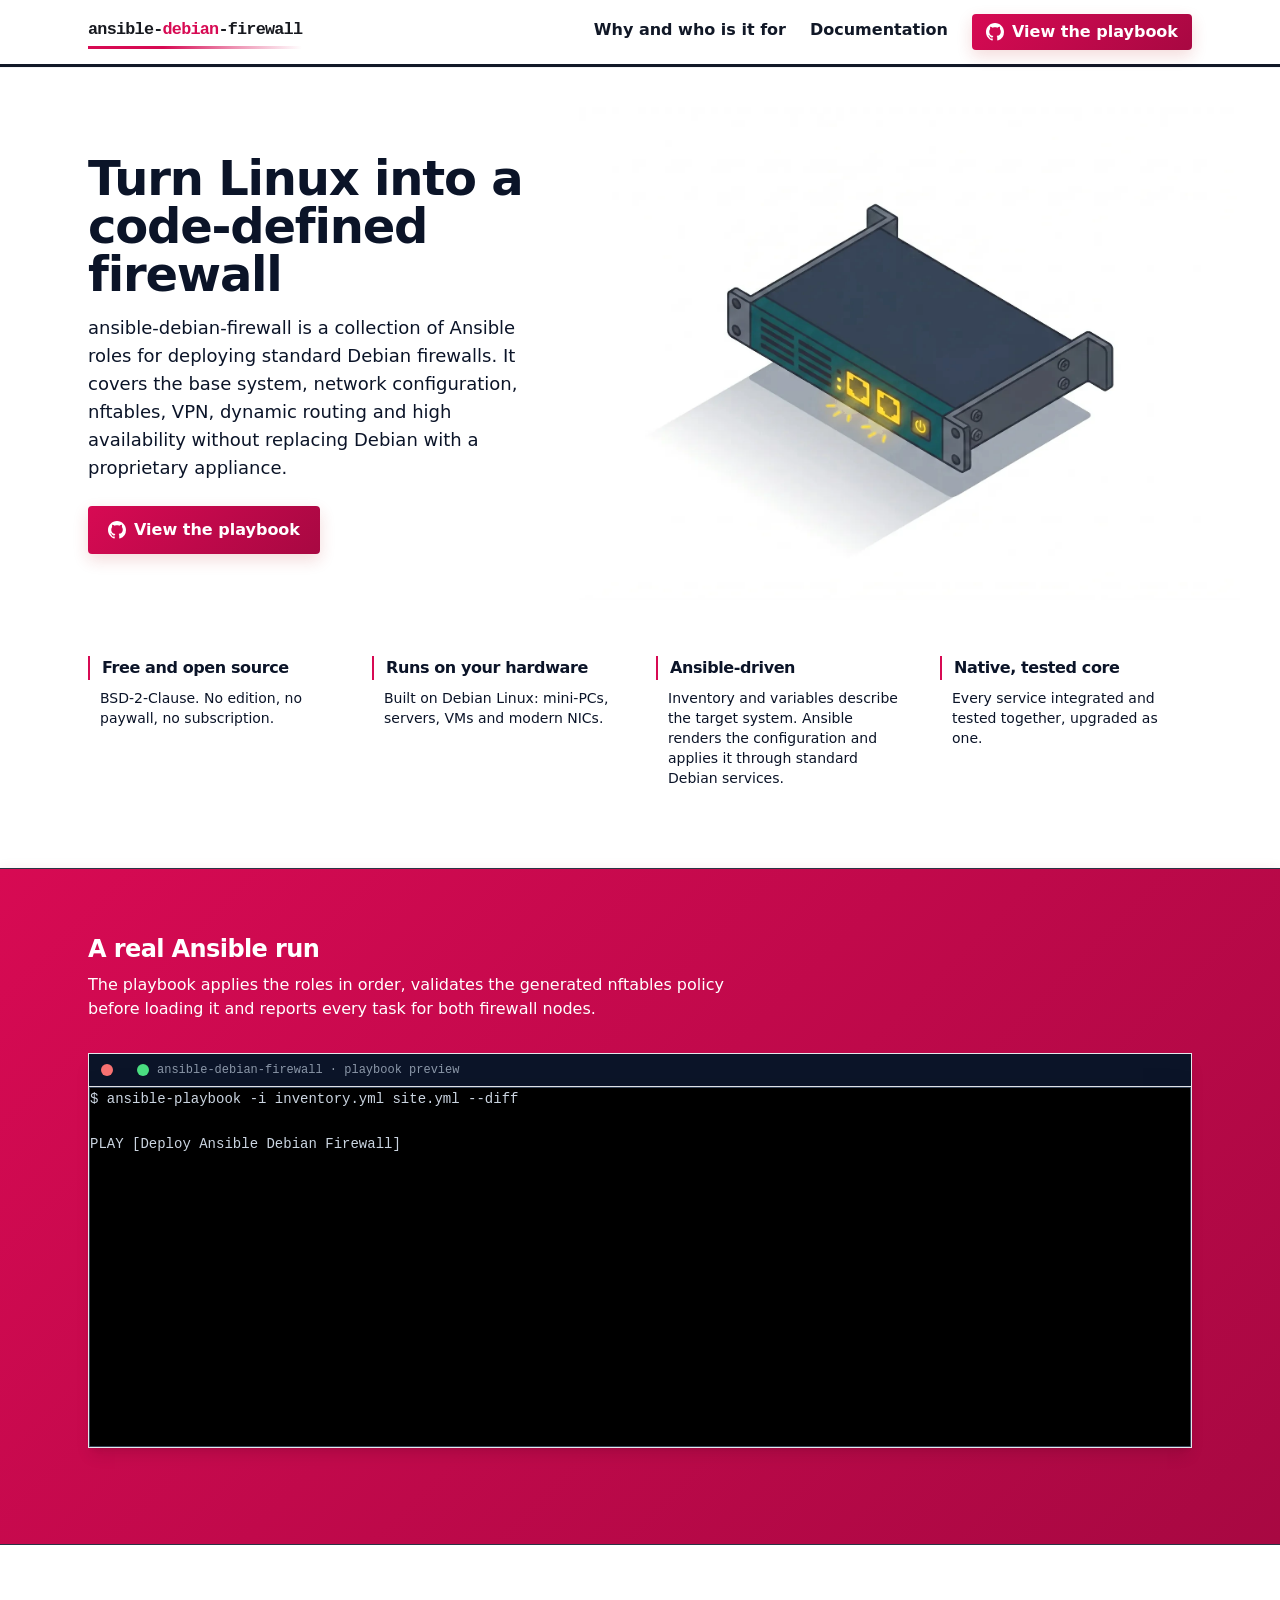
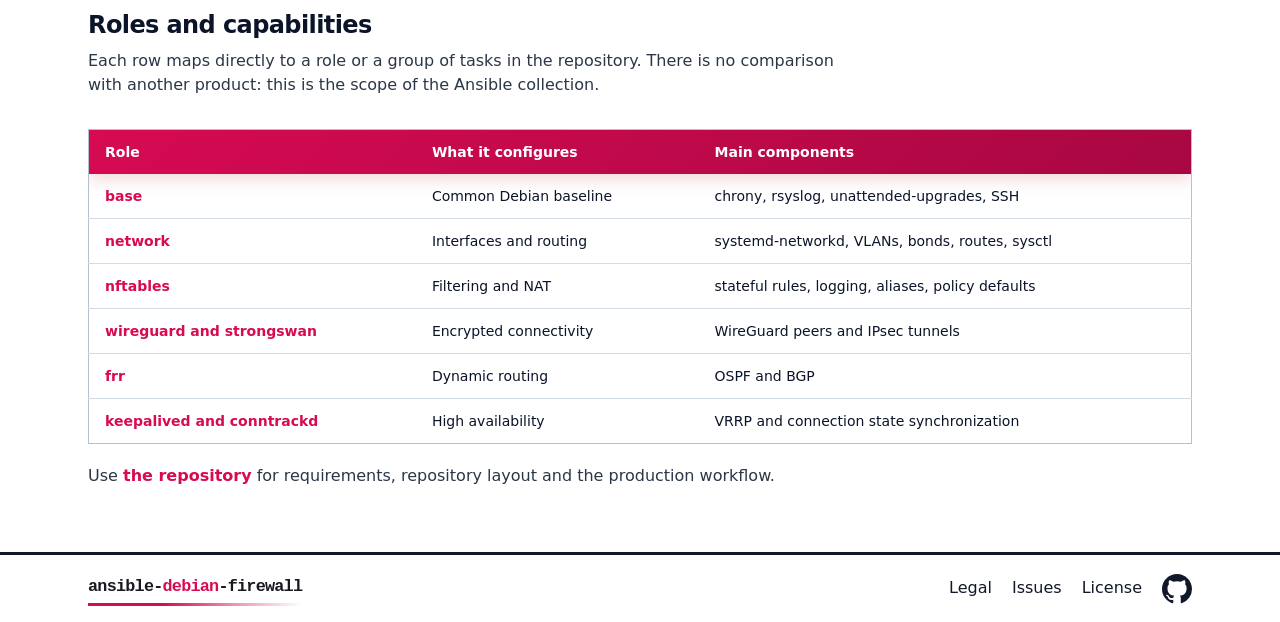
<file: website/index.html>
<!DOCTYPE html>
<html lang="en">
<head>
<meta charset="UTF-8">
<meta name="viewport" content="width=device-width, initial-scale=1">
<meta name="theme-color" content="#1f2638">
<meta name="google-site-verification" content="gUUe2BSkVhGthwtAdlY94ba7EjI4Y8TjYVEQx291vlQ">
<title>ansible-debian-firewall - Turn Linux into a code-defined firewall</title>
<meta name="description" content="Production-oriented Ansible roles for deploying secure, auditable and reproducible Debian 13 and Debian 14 firewalls.">
<link rel="icon" type="image/svg+xml" href="assets/fire-icon.svg">
<link rel="apple-touch-icon" href="/assets/fire-icon.svg">
<link rel="icon" type="image/svg+xml" href="assets/fire-icon.svg">
<link rel="stylesheet" href="assets/app.css?v=b4d7843f7456">
<link rel="preload" as="image" href="assets/appliance-illustration.webp" fetchpriority="high">
<link rel="canonical" href="https://petrouz.github.io/ansible-debian-firewall/">
<meta property="og:type" content="website">
<meta property="og:site_name" content="ansible-debian-firewall">
<meta property="og:locale" content="en_US">
<meta property="og:url" content="https://petrouz.github.io/ansible-debian-firewall/">
<meta property="og:title" content="ansible-debian-firewall - Turn Linux into a code-defined firewall">
<meta property="og:description" content="Production-oriented Ansible roles for deploying secure, auditable and reproducible Debian 13 and Debian 14 firewalls.">
<meta property="og:image" content="https://petrouz.github.io/ansible-debian-firewall/assets/og-cover.jpg">
<meta property="og:image:secure_url" content="https://petrouz.github.io/ansible-debian-firewall/assets/og-cover.jpg">
<meta property="og:image:type" content="image/jpeg">
<meta property="og:image:width" content="1200">
<meta property="og:image:height" content="670">
<meta property="og:image:alt" content="ansible-debian-firewall - turn Linux into a firewall">
<meta name="twitter:card" content="summary_large_image">
<meta name="twitter:title" content="ansible-debian-firewall - Turn Linux into a code-defined firewall">
<meta name="twitter:description" content="Production-oriented Ansible roles for deploying secure, auditable and reproducible Debian 13 and Debian 14 firewalls.">
<meta name="twitter:image" content="https://petrouz.github.io/ansible-debian-firewall/assets/og-cover.jpg">
<script type="application/ld+json">
{
  "@context": "https://schema.org",
  "@graph": [
    {
      "@type": "Organization",
      "@id": "https://petrouz.github.io/ansible-debian-firewall/#org",
      "name": "ansible-debian-firewall",
      "url": "https://petrouz.github.io/ansible-debian-firewall/",
      "logo": "https://petrouz.github.io/ansible-debian-firewall/assets/logo-dark.svg",
      "sameAs": [
        "https://github.com/petrouz/ansible-debian-firewall"
      ]
    },
    {
      "@type": "WebSite",
      "@id": "https://petrouz.github.io/ansible-debian-firewall/#website",
      "name": "ansible-debian-firewall",
      "url": "https://petrouz.github.io/ansible-debian-firewall/",
      "publisher": {
        "@id": "https://petrouz.github.io/ansible-debian-firewall/#org"
      }
    },
    {
      "@type": "SoftwareApplication",
      "name": "ansible-debian-firewall",
      "applicationCategory": "SecurityApplication",
      "applicationSubCategory": "Firewall",
      "operatingSystem": "Debian GNU/Linux 13 (Trixie)",
      "url": "https://petrouz.github.io/ansible-debian-firewall/",
      "license": "https://github.com/petrouz/ansible-debian-firewall/blob/main/LICENSE",
      "description": "Production-oriented Ansible roles for deploying secure, auditable and reproducible Debian 13 and Debian 14 firewalls.",
      "author": {
        "@id": "https://petrouz.github.io/ansible-debian-firewall/#org"
      },
      "offers": {
        "@type": "Offer",
        "price": "0",
        "priceCurrency": "USD"
      }
    }
  ]
}
</script>
</head>
<body class="bg-white text-slate-900 antialiased">
<a href="#main" class="skip-link">Skip to content</a>

<header class="border-b border-slate-900 bg-slate-100 band-dark">
  <div class="max-w-6xl mx-auto px-6 h-16 flex items-center justify-between">
    <a href="https://petrouz.github.io/ansible-debian-firewall/" class="flex items-center gap-2.5" aria-label="ansible-debian-firewall home">
      <span class="wordmark"><span>ansible-</span><span class="wordmark-debian">debian</span><span>-firewall</span></span>
      
    </a>
    <nav class="hidden md:flex items-center gap-6 text-base text-slate-900">
      <a href="why.html" class="nav-link hover:text-slate-900">Why and who is it for</a><a href="docs/quickstart.html" class="nav-link hover:text-slate-900">Documentation</a>
      <a href="https://github.com/petrouz/muros" class="inline-flex items-center gap-2 bg-red-600 text-white hover:bg-red-700 font-semibold px-3.5 py-1.5 rounded"><svg width="18" height="18" viewBox="0 0 16 16" fill="currentColor" aria-hidden="true"><path d="M8 0C3.58 0 0 3.58 0 8c0 3.54 2.29 6.53 5.47 7.59.4.07.55-.17.55-.38 0-.19-.01-.82-.01-1.49-2.01.37-2.53-.49-2.69-.94-.09-.23-.48-.94-.82-1.13-.28-.15-.68-.52-.01-.53.63 0 1.08.58 1.23.82.72 1.21 1.87.87 2.33.66.07-.52.28-.87.51-1.07-1.78-.2-3.64-.89-3.64-3.95 0-.87.31-1.59.82-2.15.08-.2-.36-1.02.08-2.12 0 0 .67-.21 2.2.82.64-.18 1.32-.27 2-.27.68 0 1.36.09 2 .27 1.53-1.04 2.2-.82 2.2-.82.44 1.1.16 1.92.08 2.12.51.56.82 1.27.82 2.15 0 3.07-1.87 3.75-3.65 3.95.29.25.54.73.54 1.48 0 1.07-.01 1.93-.01 2.2 0 .21.15.46.55.38A8.01 8.01 0 0016 8c0-4.42-3.58-8-8-8z"/></svg>View the playbook</a>
    </nav><details class="md:hidden relative"><summary class="list-none cursor-pointer p-2 -mr-2 select-none" aria-label="Open menu"><svg xmlns="http://www.w3.org/2000/svg" width="22" height="22" viewBox="0 0 24 24" fill="none" stroke="currentColor" stroke-width="2" stroke-linecap="round" stroke-linejoin="round"><line x1="3" y1="7" x2="21" y2="7"/><line x1="3" y1="12" x2="21" y2="12"/><line x1="3" y1="17" x2="21" y2="17"/></svg></summary><div class="absolute right-0 mt-2 bg-white border border-slate-200 rounded shadow-lg py-2 w-52 z-20 flex flex-col text-sm"><a href="why.html" class="nav-link hover:text-slate-900 px-4 py-2 hover:bg-slate-100">Why and who is it for</a><a href="docs/quickstart.html" class="nav-link hover:text-slate-900 px-4 py-2 hover:bg-slate-100">Documentation</a><a href="https://github.com/petrouz/muros" class="px-4 py-2 mt-1 mx-3 bg-red-600 text-white hover:bg-red-700 font-semibold rounded text-center">View the playbook</a></div></details>
  </div>
</header>

<section id="main" tabindex="-1">
  <div class="max-w-6xl mx-auto px-6 pt-8 pb-16 lg:pt-10 lg:pb-20">
    <div class="grid grid-cols-1 lg:grid-cols-[3fr_4fr] gap-10 lg:gap-8 items-center">
      <div>
        <h1 class="text-4xl lg:text-5xl font-bold tracking-tight text-slate-900">Turn Linux into a code-defined firewall</h1>
        <p class="mt-4 text-base lg:text-lg text-slate-900 leading-relaxed">ansible-debian-firewall is a collection of Ansible roles for deploying standard Debian firewalls. It covers the base system, network configuration, nftables, VPN, dynamic routing and high availability without replacing Debian with a proprietary appliance.</p>

        <div class="mt-6 flex flex-col sm:flex-row gap-3">
          <a href="https://github.com/petrouz/muros" class="inline-flex items-center justify-center gap-2 px-5 py-3 bg-red-600 text-white hover:bg-red-700 font-semibold rounded"><svg width="18" height="18" viewBox="0 0 16 16" fill="currentColor" aria-hidden="true"><path d="M8 0C3.58 0 0 3.58 0 8c0 3.54 2.29 6.53 5.47 7.59.4.07.55-.17.55-.38 0-.19-.01-.82-.01-1.49-2.01.37-2.53-.49-2.69-.94-.09-.23-.48-.94-.82-1.13-.28-.15-.68-.52-.01-.53.63 0 1.08.58 1.23.82.72 1.21 1.87.87 2.33.66.07-.52.28-.87.51-1.07-1.78-.2-3.64-.89-3.64-3.95 0-.87.31-1.59.82-2.15-.08-.2-.36-1.02.08-2.12 0 0 .67-.21 2.2.82.64-.18 1.32-.27 2-.27.68 0 1.36.09 2 .27 1.53-1.04 2.2-.82 2.2-.82.44 1.1.16 1.92.08 2.12.51.56.82 1.27.82 2.15 0 3.07-1.87 3.75-3.65 3.95.29.25.54.73.54 1.48 0 1.07-.01 1.93-.01 2.2 0 .21.15.46.55.38A8.01 8.01 0 0016 8c0-4.42-3.58-8-8-8z"/></svg>View the playbook</a>
        </div>
      </div>
      <div class="lg:-mr-8 xl:-mr-12">
        <img width="1600" height="1195" decoding="async" fetchpriority="high" src="assets/appliance-illustration.webp" alt="ansible-debian-firewall 1U rack appliance" class="w-full block">
      </div>
    </div>
    <h2 class="sr-only">What ansible-debian-firewall gives you</h2>
    <div class="mt-14 grid grid-cols-1 sm:grid-cols-2 lg:grid-cols-4 gap-x-8 gap-y-7">
      <div>
        <h3 class="text-base font-semibold text-slate-900 border-l-2 border-red-600 pl-3">Free and open source</h3>
        <p class="mt-2 text-sm text-slate-900 pl-3">BSD-2-Clause. No edition, no paywall, no subscription.</p>
      </div>
      <div>
        <h3 class="text-base font-semibold text-slate-900 border-l-2 border-red-600 pl-3">Runs on your hardware</h3>
        <p class="mt-2 text-sm text-slate-900 pl-3">Built on Debian Linux: mini-PCs, servers, VMs and modern NICs.</p>
      </div>
      <div>
        <h3 class="text-base font-semibold text-slate-900 border-l-2 border-red-600 pl-3">Ansible-driven</h3>
        <p class="mt-2 text-sm text-slate-900 pl-3">Inventory and variables describe the target system. Ansible renders the configuration and applies it through standard Debian services.</p>
      </div>
      <div>
        <h3 class="text-base font-semibold text-slate-900 border-l-2 border-red-600 pl-3">Native, tested core</h3>
        <p class="mt-2 text-sm text-slate-900 pl-3">Every service integrated and tested together, upgraded as one.</p>
      </div>
    </div>
  </div>
</section>

<section class="py-16 bg-red-600 text-white border-y border-red-700 band-dark">
  <div class="max-w-6xl mx-auto px-6">
    <h2 class="text-2xl font-bold text-white">A real Ansible run</h2>
    <p class="mt-2 text-white max-w-2xl">The playbook applies the roles in order, validates the generated nftables policy before loading it and reports every task for both firewall nodes.</p>

    <figure class="mt-8">
      <div class="rounded-2xl border border-slate-700 shadow-lg overflow-hidden bg-black" role="img" aria-label="ansible-debian-firewall playbook preview">
        <div class="flex items-center gap-2 px-3 py-2 bg-slate-900 border-b border-slate-700">
          <span class="flex gap-1.5 shrink-0"><span class="w-3 h-3 rounded-full bg-red-400"></span><span class="w-3 h-3 rounded-full bg-yellow-400"></span><span class="w-3 h-3 rounded-full bg-green-400"></span></span>
          <span class="text-xs text-slate-400 font-mono">ansible-debian-firewall · playbook preview</span>
        </div>
        <pre id="playbook-console" class="p-5 h-[360px] text-sm leading-6 text-emerald-300 font-mono whitespace-pre-wrap overflow-y-auto"></pre>
      </div>
    </figure>

    <div class="mt-8 text-center">
      
    </div>
  </div>
</section>

<section class="py-16"><div class="max-w-6xl mx-auto px-6"><h2 class="text-2xl font-bold text-slate-900">Roles and capabilities</h2><p class="mt-2 text-slate-700 max-w-3xl">Each row maps directly to a role or a group of tasks in the repository. There is no comparison with another product: this is the scope of the Ansible collection.</p><div class="mt-8 overflow-x-auto"><table class="w-full text-sm border border-slate-300 rounded-none" style="border-radius:0!important"><thead class="bg-red-600 text-white rounded-none" style="border-radius:0!important"><tr><th class="text-left font-semibold px-4 py-3">Role</th><th class="text-left font-semibold px-4 py-3">What it configures</th><th class="text-left font-semibold px-4 py-3">Main components</th></tr></thead><tbody class="divide-y divide-slate-200"><tr><td class="px-4 py-3 font-semibold text-red-600">base</td><td class="px-4 py-3">Common Debian baseline</td><td class="px-4 py-3">chrony, rsyslog, unattended-upgrades, SSH</td></tr><tr><td class="px-4 py-3 font-semibold text-red-600">network</td><td class="px-4 py-3">Interfaces and routing</td><td class="px-4 py-3">systemd-networkd, VLANs, bonds, routes, sysctl</td></tr><tr><td class="px-4 py-3 font-semibold text-red-600">nftables</td><td class="px-4 py-3">Filtering and NAT</td><td class="px-4 py-3">stateful rules, logging, aliases, policy defaults</td></tr><tr><td class="px-4 py-3 font-semibold text-red-600">wireguard and strongswan</td><td class="px-4 py-3">Encrypted connectivity</td><td class="px-4 py-3">WireGuard peers and IPsec tunnels</td></tr><tr><td class="px-4 py-3 font-semibold text-red-600">frr</td><td class="px-4 py-3">Dynamic routing</td><td class="px-4 py-3">OSPF and BGP</td></tr><tr><td class="px-4 py-3 font-semibold text-red-600">keepalived and conntrackd</td><td class="px-4 py-3">High availability</td><td class="px-4 py-3">VRRP and connection state synchronization</td></tr></tbody></table></div><p class="mt-5 text-slate-700">Use <a href="https://github.com/petrouz/muros" class="text-red-600 font-semibold hover:underline">the repository</a> for requirements, repository layout and the production workflow.</p></div></section>

<footer class="border-t border-slate-900 bg-slate-100 py-4 band-dark">
  <div class="max-w-6xl mx-auto px-6 flex flex-col sm:flex-row items-center justify-between gap-3 text-base text-slate-900">
    <div class="flex items-center gap-2">
      <span class="wordmark"><span>ansible-</span><span class="wordmark-debian">debian</span><span>-firewall</span></span>
    </div>
    <div class="flex items-center gap-5 sm:order-2">
      <a href="https://github.com/petrouz/muros/blob/main/LICENSE" class="hover:text-slate-900">Legal</a>
      <a href="https://github.com/petrouz/ansible-debian-firewall/issues" class="hover:text-slate-900">Issues</a>
      <a href="https://github.com/petrouz/ansible-debian-firewall/blob/main/LICENSE" class="hover:text-slate-900">License</a>
      <a href="https://github.com/petrouz/ansible-debian-firewall" aria-label="GitHub" title="GitHub" class="ico-gh hover:opacity-70"><svg width="30" height="30" viewBox="0 0 16 16" fill="currentColor" aria-hidden="true"><path d="M8 0C3.58 0 0 3.58 0 8c0 3.54 2.29 6.53 5.47 7.59.4.07.55-.17.55-.38 0-.19-.01-.82-.01-1.49-2.01.37-2.53-.49-2.69-.94-.09-.23-.48-.94-.82-1.13-.28-.15-.68-.52-.01-.53.63-.01 1.08.58 1.23.82.72 1.21 1.87.87 2.33.66.07-.52.28-.87.51-1.07-1.78-.2-3.64-.89-3.64-3.95 0-.87.31-1.59.82-2.15-.08-.2-.36-1.02.08-2.12 0 0 .67-.21 2.2.82.64-.18 1.32-.27 2-.27.68 0 1.36.09 2 .27 1.53-1.04 2.2-.82 2.2-.82.44 1.1.16 1.92.08 2.12.51.56.82.73.82 2.15 0 3.07-1.87 3.75-3.65 3.95.29.25.54.73.54 1.48 0 1.07-.01 1.93-.01 2.2 0 .21.15.46.55.38A8.01 8.01 0 0016 8c0-4.42-3.58-8-8-8z"/></svg></a>
    </div>
  </div>
</footer>







<script src="assets/playbook-console.js" defer></script>
</body>
</html>
</file>
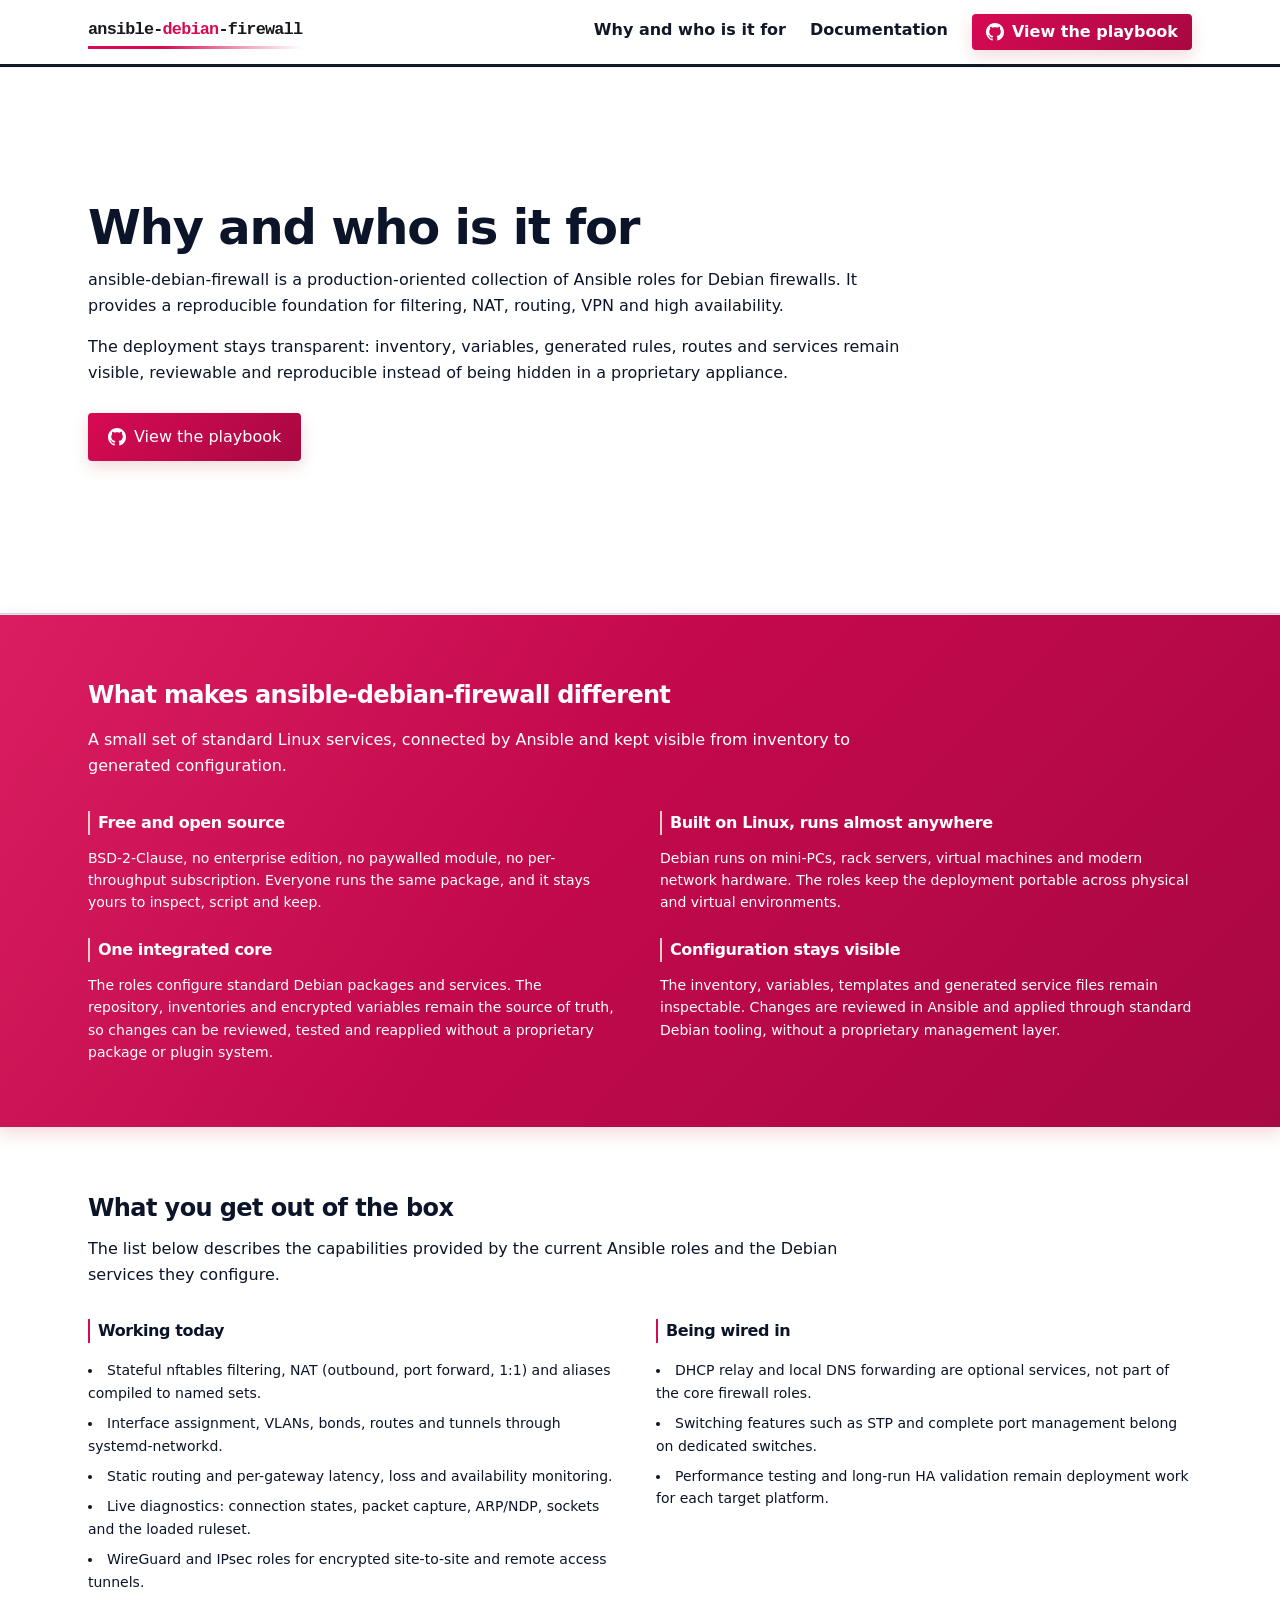
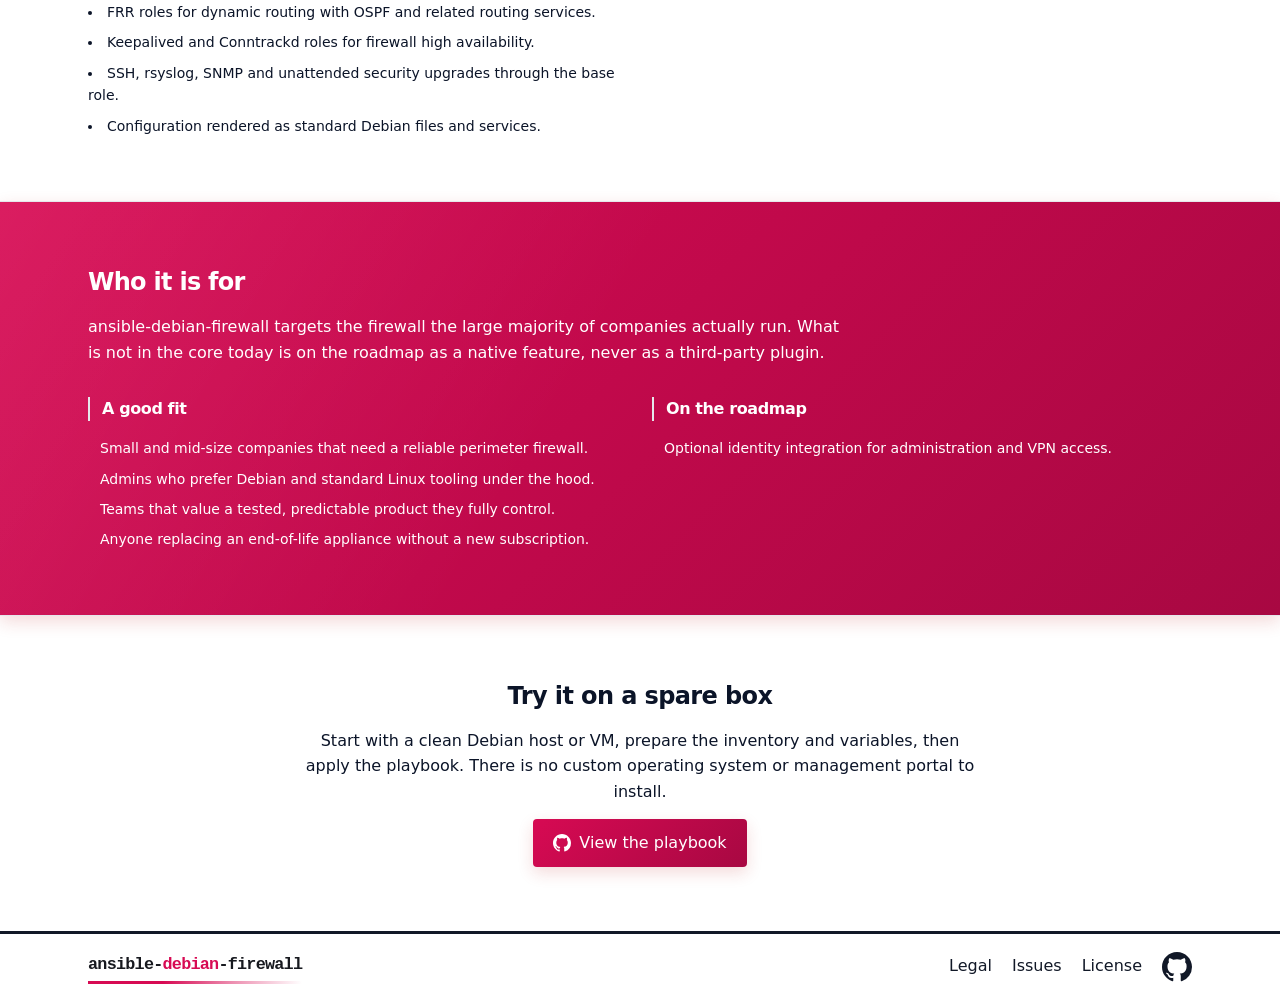
<file: website/why.html>
<!DOCTYPE html>
<html lang="en">
<head>
<meta charset="UTF-8">
<meta name="viewport" content="width=device-width, initial-scale=1">
<meta name="theme-color" content="#1f2638">
<title>Why and who is it for - Turn Linux into a code-defined firewall</title>
<meta name="description" content="Ansible Debian Firewall is a collection of Ansible roles for deploying Debian firewalls. ansible-debian-firewall is a collection of open source Ansible roles for deploying secure, auditable and reproducible Debian firewalls.">
<link rel="icon" type="image/svg+xml" href="assets/fire-icon.svg">
<link rel="apple-touch-icon" href="assets/fire-icon.svg">
<link rel="icon" type="image/svg+xml" href="assets/fire-icon.svg">
<link rel="stylesheet" href="assets/app.css?v=b4d7843f7456">
<link rel="canonical" href="why.html">
<meta property="og:type" content="website">
<meta property="og:site_name" content="ansible-debian-firewall">
<meta property="og:locale" content="en_US">
<meta property="og:url" content="why.html">
<meta property="og:title" content="Why and who is it for - Turn Linux into a code-defined firewall">
<meta property="og:description" content="Ansible Debian Firewall is a collection of Ansible roles for deploying Debian firewalls. ansible-debian-firewall is a collection of open source Ansible roles for deploying secure, auditable and reproducible Debian firewalls.">
<meta property="og:image" content="https://petrouz.github.io/ansible-debian-firewall/assets/og-cover.jpg">
<meta property="og:image:secure_url" content="https://petrouz.github.io/ansible-debian-firewall/assets/og-cover.jpg">
<meta property="og:image:type" content="image/jpeg">
<meta property="og:image:width" content="1200">
<meta property="og:image:height" content="670">
<meta property="og:image:alt" content="ansible-debian-firewall - turn Linux into a firewall">
<meta name="twitter:card" content="summary_large_image">
<meta name="twitter:title" content="Why and who is it for - Turn Linux into a code-defined firewall">
<meta name="twitter:description" content="Ansible Debian Firewall is a collection of Ansible roles for deploying Debian firewalls. ansible-debian-firewall is a collection of open source Ansible roles for deploying secure, auditable and reproducible Debian firewalls.">
<meta name="twitter:image" content="https://petrouz.github.io/ansible-debian-firewall/assets/og-cover.jpg">
<script type="application/ld+json">
{
  "@context": "https://schema.org",
  "@graph": [
    {
      "@type": "Organization",
      "@id": "https://petrouz.github.io/ansible-debian-firewall/#org",
      "name": "ansible-debian-firewall",
      "url": "https://petrouz.github.io/ansible-debian-firewall/",
      "logo": "https://petrouz.github.io/ansible-debian-firewall/assets/logo-dark.svg",
      "sameAs": [
        "https://github.com/petrouz/muros"
      ]
    },
    {
      "@type": "WebSite",
      "@id": "https://petrouz.github.io/ansible-debian-firewall/#website",
      "name": "ansible-debian-firewall",
      "url": "https://petrouz.github.io/ansible-debian-firewall/",
      "publisher": {
        "@id": "https://petrouz.github.io/ansible-debian-firewall/#org"
      }
    },
    {
      "@type": "BreadcrumbList",
      "itemListElement": [
        {
          "@type": "ListItem",
          "position": 1,
          "name": "Home",
          "item": "https://petrouz.github.io/ansible-debian-firewall/"
        },
        {
          "@type": "ListItem",
          "position": 2,
          "name": "Why and who is it for",
          "item": "why.html"
        }
      ]
    },
    {
      "@type": "FAQPage",
      "mainEntity": [
        {
          "@type": "Question",
          "name": "What is ansible-debian-firewall?",
          "acceptedAnswer": {
            "@type": "Answer",
            "text": "No. ansible-debian-firewall is an independent collection of Ansible roles. It configures standard Debian components such as nftables, systemd-networkd, WireGuard, StrongSwan, FRRouting, Keepalived and conntrackd. It is maintained independently."
          }
        },
        {
          "@type": "Question",
          "name": "Why does ansible-debian-firewall refuse a plugin system?",
          "acceptedAnswer": {
            "@type": "Answer",
            "text": "A plugin catalogue means uneven quality, untested feature combinations and a compatibility matrix that breaks on upgrade. ansible-debian-firewall ships every feature in the core, tested end to end, integrated into the same UI and documented in one place. The attack surface is known and the whole product is tested at every release."
          }
        },
        {
          "@type": "Question",
          "name": "Is ansible-debian-firewall really free?",
          "acceptedAnswer": {
            "@type": "Answer",
            "text": "Yes. ansible-debian-firewall is licensed under BSD-2-Clause. There is no enterprise edition, no paywalled module and no per-seat or throughput subscription. You install the same package everyone else runs."
          }
        },
        {
          "@type": "Question",
          "name": "What hardware does ansible-debian-firewall run on?",
          "acceptedAnswer": {
            "@type": "Answer",
            "text": "Anything Debian 13 supports: a mini PC, a 1U server, a virtual machine on Proxmox or VMware, or a small appliance with two or more network cards. There is no proprietary hardware requirement."
          }
        }
      ]
    }
  ]
}
</script>
</head>
<body class="bg-white text-slate-900 antialiased why-page">
<a href="#main" class="skip-link">Skip to content</a>

<header class="border-b border-slate-900 bg-slate-100 band-dark">
  <div class="max-w-6xl mx-auto px-6 h-16 flex items-center justify-between">
    <a href="index.html" class="flex items-center gap-2.5" aria-label="ansible-debian-firewall home">
      <span class="wordmark"><span>ansible-</span><span class="wordmark-debian">debian</span><span>-firewall</span></span>
      
    </a>
    <nav class="hidden md:flex items-center gap-6 text-base text-slate-900">
      <a href="why.html" class="nav-link active-page hover:text-slate-900">Why and who is it for</a><a href="docs/quickstart.html" class="nav-link hover:text-slate-900">Documentation</a>
      <a href="https://github.com/petrouz/muros" class="inline-flex items-center gap-2 bg-red-600 text-white hover:bg-red-700 font-semibold px-3.5 py-1.5 rounded"><svg width="18" height="18" viewBox="0 0 16 16" fill="currentColor" aria-hidden="true"><path d="M8 0C3.58 0 0 3.58 0 8c0 3.54 2.29 6.53 5.47 7.59.4.07.55-.17.55-.38 0-.19-.01-.82-.01-1.49-2.01.37-2.53-.49-2.69-.94-.09-.23-.48-.94-.82-1.13-.28-.15-.68-.52-.01-.53.63 0 1.08.58 1.23.82.72 1.21 1.87.87 2.33.66.07-.52.28-.87.51-1.07-1.78-.2-3.64-.89-3.64-3.95 0-.87.31-1.59.82-2.15.08-.2-.36-1.02.08-2.12 0 0 .67-.21 2.2.82.64-.18 1.32-.27 2-.27.68 0 1.36.09 2 .27 1.53-1.04 2.2-.82 2.2-.82.44 1.1.16 1.92.08 2.12.51.56.82 1.27.82 2.15 0 3.07-1.87 3.75-3.65 3.95.29.25.54.73.54 1.48 0 1.07-.01 1.93-.01 2.2 0 .21.15.46.55.38A8.01 8.01 0 0016 8c0-4.42-3.58-8-8-8z"/></svg>View the playbook</a>
    </nav><details class="md:hidden relative"><summary class="list-none cursor-pointer p-2 -mr-2 select-none" aria-label="Open menu"><svg xmlns="http://www.w3.org/2000/svg" width="22" height="22" viewBox="0 0 24 24" fill="none" stroke="currentColor" stroke-width="2" stroke-linecap="round" stroke-linejoin="round"><line x1="3" y1="7" x2="21" y2="7"/><line x1="3" y1="12" x2="21" y2="12"/><line x1="3" y1="17" x2="21" y2="17"/></svg></summary><div class="absolute right-0 mt-2 bg-white border border-slate-200 rounded shadow-lg py-2 w-52 z-20 flex flex-col text-sm"><a href="why.html" class="nav-link hover:text-slate-900 px-4 py-2 hover:bg-slate-100">Why and who is it for</a><a href="docs/quickstart.html" class="nav-link hover:text-slate-900 px-4 py-2 hover:bg-slate-100">Documentation</a><a href="https://github.com/petrouz/muros" class="px-4 py-2 mt-1 mx-3 bg-red-600 text-white hover:bg-red-700 font-semibold rounded text-center">View the playbook</a></div></details>
  </div>
</header>

<main id="main" tabindex="-1">

<section class="border-b border-slate-200">
  <div class="max-w-6xl mx-auto px-6 pt-12 pb-16 lg:pt-16 lg:pb-20">
    <div class="max-w-3xl">
      <h1 class="text-4xl lg:text-5xl font-bold tracking-tight text-slate-900">Why and who is it for</h1>
      <p class="mt-3 text-base text-slate-900 leading-relaxed">ansible-debian-firewall is a production-oriented collection of Ansible roles for Debian firewalls. It provides a reproducible foundation for filtering, NAT, routing, VPN and high availability.</p>
      <p class="mt-3 text-base text-slate-900 leading-relaxed">The deployment stays transparent: inventory, variables, generated rules, routes and services remain visible, reviewable and reproducible instead of being hidden in a proprietary appliance.</p>
      <div class="mt-7 flex flex-col sm:flex-row gap-3">
        <a href="https://github.com/petrouz/muros" class="inline-flex items-center justify-center gap-2 px-5 py-3 bg-red-600 text-white hover:bg-red-700 font-medium rounded"><svg width="18" height="18" viewBox="0 0 16 16" fill="currentColor" aria-hidden="true"><path d="M8 0C3.58 0 0 3.58 0 8c0 3.54 2.29 6.53 5.47 7.59.4.07.55-.17.55-.38 0-.19-.01-.82-.01-1.49-2.01.37-2.53-.49-2.69-.94-.09-.23-.48-.94-.82-1.13-.28-.15-.68-.52-.01-.53.63 0 1.08.58 1.23.82.72 1.21 1.87.87 2.33.66.07-.52.28-.87.51-1.07-1.78-.2-3.64-.89-3.64-3.95 0-.87.31-1.59.82-2.15.08-.2-.36-1.02.08-2.12 0 0 .67-.21 2.2.82.64-.18 1.32-.27 2-.27.68 0 1.36.09 2 .27 1.53-1.04 2.2-.82 2.2-.82.44 1.1.16 1.92.08 2.12.51.56.82 1.27.82 2.15 0 3.07-1.87 3.75-3.65 3.95.29.25.54.73.54 1.48 0 1.07-.01 1.93-.01 2.2 0 .21.15.46.55.38A8.01 8.01 0 0016 8c0-4.42-3.58-8-8-8z"/></svg>View the playbook</a>
        
      </div>
    </div>
  </div>
</section>

<section class="py-16 bg-red-600 border-y border-red-700 brand-panel">
  <div class="max-w-6xl mx-auto px-6">
    <h2 class="text-2xl font-bold text-slate-900">What makes ansible-debian-firewall different</h2>
    <p class="mt-3 text-slate-900 max-w-3xl">A small set of standard Linux services, connected by Ansible and kept visible from inventory to generated configuration.</p>

    <div class="mt-8 grid grid-cols-1 md:grid-cols-2 gap-x-10 gap-y-6">
      <div>
        <h3 class="text-base font-semibold text-slate-900 border-l-2 border-red-600 pl-2">Free and open source</h3>
        <p class="mt-2 text-sm text-slate-900 leading-relaxed">BSD-2-Clause, no enterprise edition, no paywalled module, no per-throughput subscription. Everyone runs the same package, and it stays yours to inspect, script and keep.</p>
      </div>
      <div>
        <h3 class="text-base font-semibold text-slate-900 border-l-2 border-red-600 pl-2">Built on Linux, runs almost anywhere</h3>
        <p class="mt-2 text-sm text-slate-900 leading-relaxed">Debian runs on mini-PCs, rack servers, virtual machines and modern network hardware. The roles keep the deployment portable across physical and virtual environments.</p>
      </div>
      <div>
        <h3 class="text-base font-semibold text-slate-900 border-l-2 border-red-600 pl-2">One integrated core</h3>
        <p class="mt-2 text-sm text-slate-900 leading-relaxed">The roles configure standard Debian packages and services. The repository, inventories and encrypted variables remain the source of truth, so changes can be reviewed, tested and reapplied without a proprietary package or plugin system.</p>
      </div>
      <div>
        <h3 class="text-base font-semibold text-slate-900 border-l-2 border-red-600 pl-2">Configuration stays visible</h3>
        <p class="mt-2 text-sm text-slate-900 leading-relaxed">The inventory, variables, templates and generated service files remain inspectable. Changes are reviewed in Ansible and applied through standard Debian tooling, without a proprietary management layer.</p>
      </div>
    </div>
  </div>
</section>

<section class="py-16">
  <div class="max-w-6xl mx-auto px-6">
    <h2 class="text-2xl font-bold text-slate-900">What you get out of the box</h2>
    <p class="mt-2 text-slate-900 max-w-3xl">The list below describes the capabilities provided by the current Ansible roles and the Debian services they configure.</p>

    <div class="mt-8 grid grid-cols-1 md:grid-cols-2 gap-8">
      <div>
        <h3 class="text-base font-semibold text-slate-900 border-l-2 border-red-600 pl-2">Working today</h3>
        <ul class="mt-3 space-y-2 text-sm text-slate-900 list-disc list-inside">
          <li>Stateful nftables filtering, NAT (outbound, port forward, 1:1) and aliases compiled to named sets.</li>
          <li>Interface assignment, VLANs, bonds, routes and tunnels through systemd-networkd.</li>
          <li>Static routing and per-gateway latency, loss and availability monitoring.</li>
          <li>Live diagnostics: connection states, packet capture, ARP/NDP, sockets and the loaded ruleset.</li>
          <li>WireGuard and IPsec roles for encrypted site-to-site and remote access tunnels.</li>
          <li>FRR roles for dynamic routing with OSPF and related routing services.</li>
          <li>Keepalived and Conntrackd roles for firewall high availability.</li>
          <li>SSH, rsyslog, SNMP and unattended security upgrades through the base role.</li>
          <li>Configuration rendered as standard Debian files and services.</li>
        </ul>
      </div>
      <div>
        <h3 class="text-base font-semibold text-slate-900 border-l-2 border-red-600 pl-2">Being wired in</h3>
        <ul class="mt-3 space-y-2 text-sm text-slate-900 list-disc list-inside">
          <li>DHCP relay and local DNS forwarding are optional services, not part of the core firewall roles.</li>
          <li>Switching features such as STP and complete port management belong on dedicated switches.</li>
          <li>Performance testing and long-run HA validation remain deployment work for each target platform.</li>
        </ul>
      </div>
    </div>
  </div>
</section>

<section id="scope" class="py-16 bg-red-600 border-y border-red-700 brand-panel">
  <div class="max-w-6xl mx-auto px-6">
    <h2 class="text-2xl font-bold text-slate-900">Who it is for</h2>
    <p class="mt-3 text-slate-900 max-w-3xl">ansible-debian-firewall targets the firewall the large majority of companies actually run. What is not in the core today is on the roadmap as a native feature, never as a third-party plugin.</p>
    <div class="mt-8 grid grid-cols-1 md:grid-cols-2 gap-6">
      <div>
        <h3 class="text-base font-semibold text-white border-l-2 border-white pl-3">A good fit</h3>
        <ul class="mt-3 pl-3 space-y-2 text-sm text-slate-900">
          <li>Small and mid-size companies that need a reliable perimeter firewall.</li>
          <li>Admins who prefer Debian and standard Linux tooling under the hood.</li>
          <li>Teams that value a tested, predictable product they fully control.</li>
          <li>Anyone replacing an end-of-life appliance without a new subscription.</li>
        </ul>
      </div>
      <div>
        <h3 class="text-base font-semibold text-white border-l-2 border-white pl-3">On the roadmap</h3>
        <ul class="mt-3 pl-3 space-y-2 text-sm text-slate-900">
          <li>Optional identity integration for administration and VPN access.</li>
        </ul>
      </div>
    </div>
  </div>
</section>

<section class="py-16">
  <div class="max-w-6xl mx-auto px-6 text-center">
    <h2 class="text-2xl font-bold text-slate-900">Try it on a spare box</h2>
    <p class="mt-3 text-slate-900 max-w-2xl mx-auto">Start with a clean Debian host or VM, prepare the inventory and variables, then apply the playbook. There is no custom operating system or management portal to install.</p>
    <div class="mt-6 flex flex-col sm:flex-row gap-3 justify-center">
      <a href="https://github.com/petrouz/muros" class="inline-flex items-center justify-center gap-2 px-5 py-3 bg-red-600 text-white hover:bg-red-700 font-medium rounded"><svg width="18" height="18" viewBox="0 0 16 16" fill="currentColor" aria-hidden="true"><path d="M8 0C3.58 0 0 3.58 0 8c0 3.54 2.29 6.53 5.47 7.59.4.07.55-.17.55-.38 0-.19-.01-.82-.01-1.49-2.01.37-2.53-.49-2.69-.94-.09-.23-.48-.94-.82-1.13-.28-.15-.68-.52-.01-.53.63 0 1.08.58 1.23.82.72 1.21 1.87.87 2.33.66.07-.52.28-.87.51-1.07-1.78-.2-3.64-.89-3.64-3.95 0-.87.31-1.59.82-2.15.08-.2-.36-1.02.08-2.12 0 0 .67-.21 2.2.82.64-.18 1.32-.27 2-.27.68 0 1.36.09 2 .27 1.53-1.04 2.2-.82 2.2-.82.44 1.1.16 1.92.08 2.12.51.56.82 1.27.82 2.15 0 3.07-1.87 3.75-3.65 3.95.29.25.54.73.54 1.48 0 1.07-.01 1.93-.01 2.2 0 .21.15.46.55.38A8.01 8.01 0 0016 8c0-4.42-3.58-8-8-8z"/></svg>View the playbook</a>
    </div>
  </div>
</section>

</main>

<footer class="border-t border-slate-900 bg-slate-100 py-4 band-dark">
  <div class="max-w-6xl mx-auto px-6 flex flex-col sm:flex-row items-center justify-between gap-3 text-base text-slate-900">
    <div class="flex items-center gap-2">
      <span class="wordmark"><span>ansible-</span><span class="wordmark-debian">debian</span><span>-firewall</span></span>
    </div>
    <div class="flex items-center gap-5 sm:order-2">
      <a href="https://github.com/petrouz/muros/blob/main/LICENSE" class="hover:text-slate-900">Legal</a>
      <a href="https://github.com/petrouz/ansible-debian-firewall/issues" class="hover:text-slate-900">Issues</a>
      <a href="https://github.com/petrouz/ansible-debian-firewall/blob/main/LICENSE" class="hover:text-slate-900">License</a>
      <a href="https://github.com/petrouz/ansible-debian-firewall" aria-label="GitHub" title="GitHub" class="ico-gh hover:opacity-70"><svg width="30" height="30" viewBox="0 0 16 16" fill="currentColor" aria-hidden="true"><path d="M8 0C3.58 0 0 3.58 0 8c0 3.54 2.29 6.53 5.47 7.59.4.07.55-.17.55-.38 0-.19-.01-.82-.01-1.49-2.01.37-2.53-.49-2.69-.94-.09-.23-.48-.94-.82-1.13-.28-.15-.68-.52-.01-.53.63-.01 1.08.58 1.23.82.72 1.21 1.87.87 2.33.66.07-.52.28-.87.51-1.07-1.78-.2-3.64-.89-3.64-3.95 0-.87.31-1.59.82-2.15-.08-.2-.36-1.02.08-2.12 0 0 .67-.21 2.2.82.64-.18 1.32-.27 2-.27.68 0 1.36.09 2 .27 1.53-1.04 2.2-.82 2.2-.82.44 1.1.16 1.92.08 2.12.51.56.82.73.82 2.15 0 3.07-1.87 3.75-3.65 3.95.29.25.54.73.54 1.48 0 1.07-.01 1.93-.01 2.2 0 .21.15.46.55.38A8.01 8.01 0 0016 8c0-4.42-3.58-8-8-8z"/></svg></a>
    </div>
  </div>
</footer>



</body>
</html>
</file>
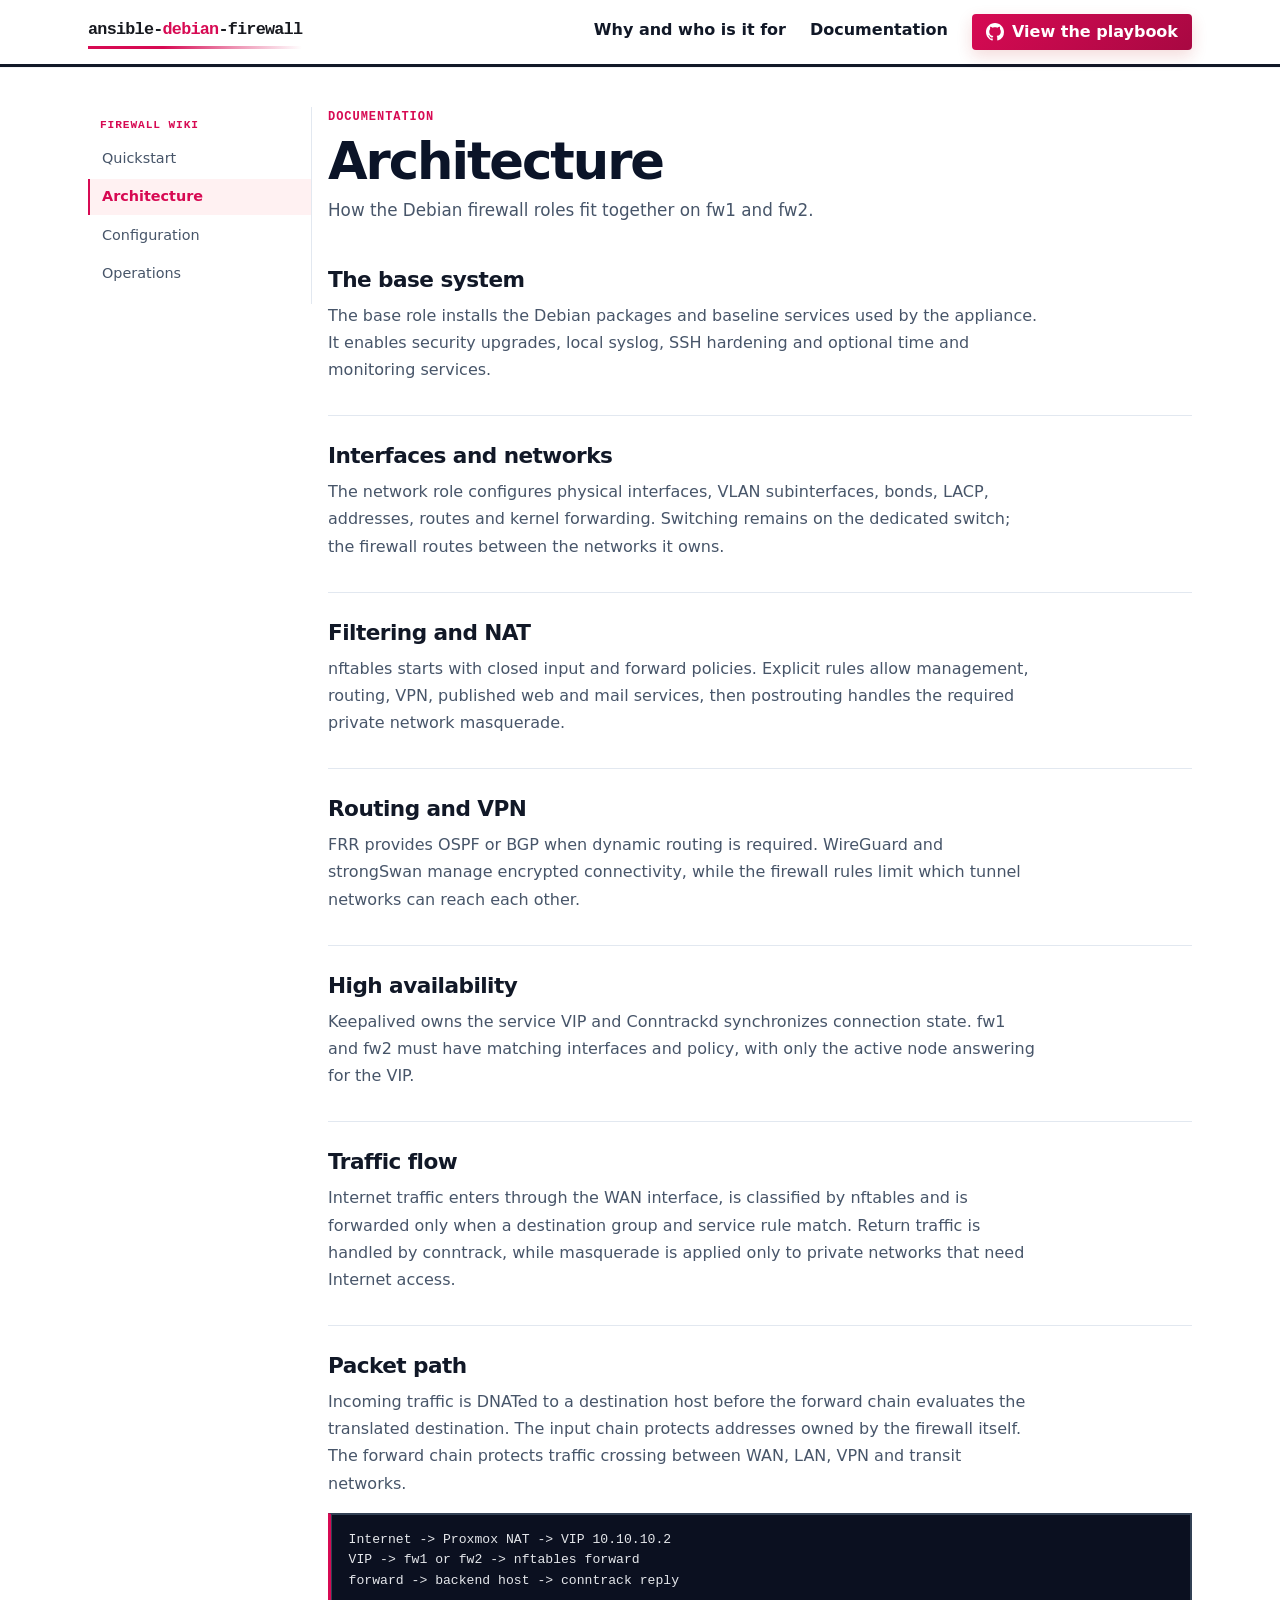
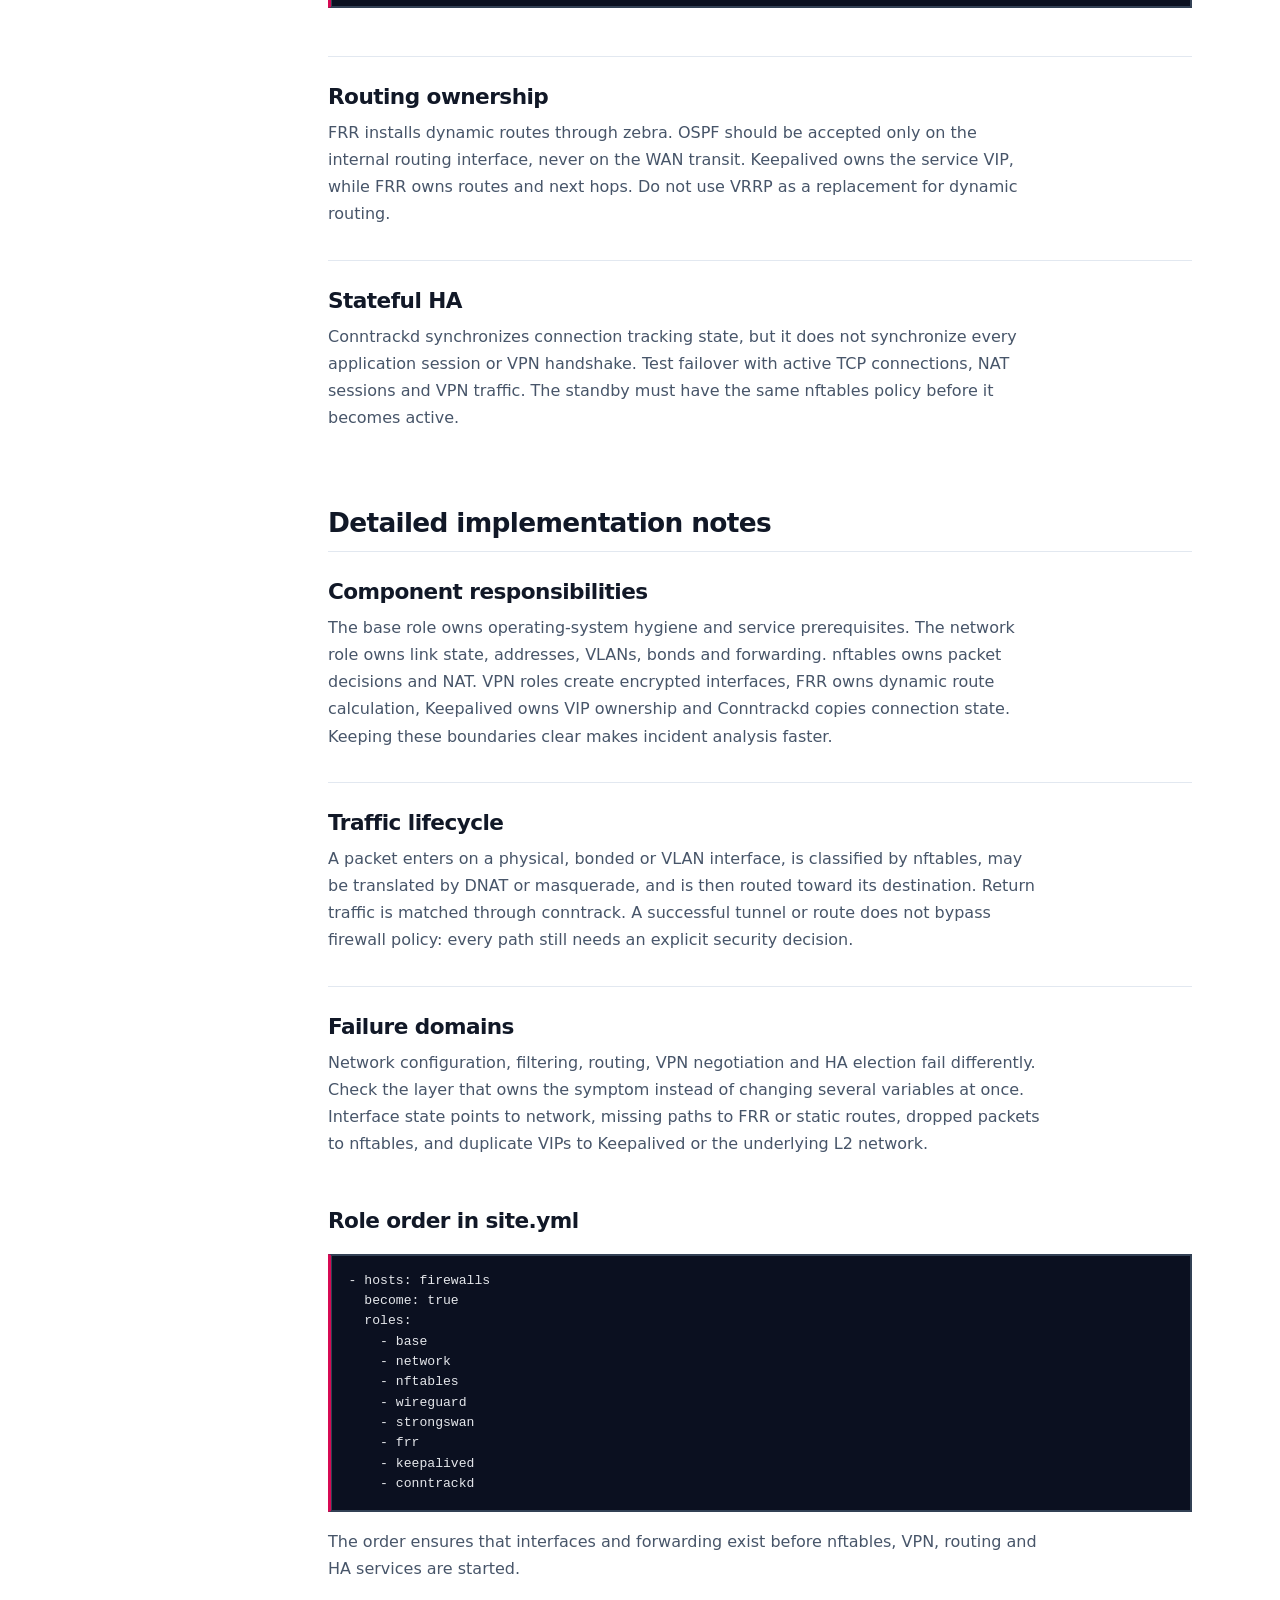
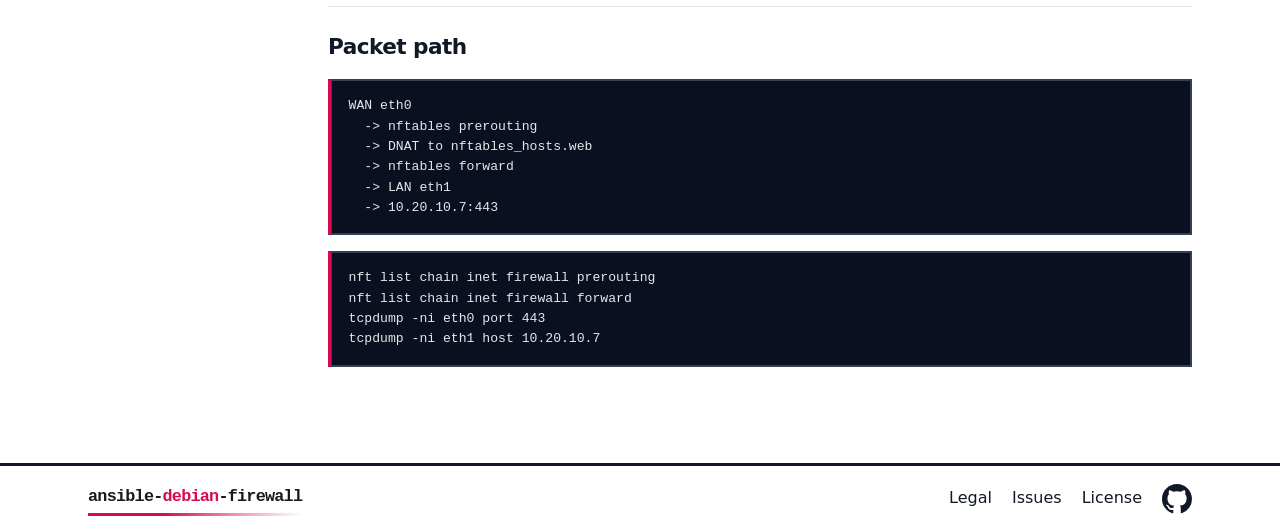
<file: website/docs/architecture.html>
<!doctype html><html lang="en"><head><meta charset="utf-8"><meta name="viewport" content="width=device-width, initial-scale=1"><title>Architecture - ansible-debian-firewall</title><link rel="stylesheet" href="../assets/app.css"><link rel="icon" type="image/svg+xml" href="../assets/fire-icon.svg"></head><body class="doc-page"><header class="border-b border-slate-900 bg-slate-100 band-dark">
  <div class="max-w-6xl mx-auto px-6 h-16 flex items-center justify-between">
    <a href="../index.html" class="flex items-center gap-2.5" aria-label="ansible-debian-firewall home">
      <span class="wordmark"><span>ansible-</span><span class="wordmark-debian">debian</span><span>-firewall</span></span>
      
    </a>
    <nav class="hidden md:flex items-center gap-6 text-base text-slate-900">
      <a href="../why.html" class="nav-link hover:text-slate-900">Why and who is it for</a><a href="quickstart.html" class="nav-link active-page hover:text-slate-900">Documentation</a>
      <a href="https://github.com/petrouz/muros" class="inline-flex items-center gap-2 bg-red-600 text-white hover:bg-red-700 font-semibold px-3.5 py-1.5 rounded"><svg width="18" height="18" viewBox="0 0 16 16" fill="currentColor" aria-hidden="true"><path d="M8 0C3.58 0 0 3.58 0 8c0 3.54 2.29 6.53 5.47 7.59.4.07.55-.17.55-.38 0-.19-.01-.82-.01-1.49-2.01.37-2.53-.49-2.69-.94-.09-.23-.48-.94-.82-1.13-.28-.15-.68-.52-.01-.53.63 0 1.08.58 1.23.82.72 1.21 1.87.87 2.33.66.07-.52.28-.87.51-1.07-1.78-.2-3.64-.89-3.64-3.95 0-.87.31-1.59.82-2.15.08-.2-.36-1.02.08-2.12 0 0 .67-.21 2.2.82.64-.18 1.32-.27 2-.27.68 0 1.36.09 2 .27 1.53-1.04 2.2-.82 2.2-.82.44 1.1.16 1.92.08 2.12.51.56.82 1.27.82 2.15 0 3.07-1.87 3.75-3.65 3.95.29.25.54.73.54 1.48 0 1.07-.01 1.93-.01 2.2 0 .21.15.46.55.38A8.01 8.01 0 0016 8c0-4.42-3.58-8-8-8z"/></svg>View the playbook</a>
    </nav><details class="md:hidden relative"><summary class="list-none cursor-pointer p-2 -mr-2 select-none" aria-label="Open menu"><svg xmlns="http://www.w3.org/2000/svg" width="22" height="22" viewBox="0 0 24 24" fill="none" stroke="currentColor" stroke-width="2" stroke-linecap="round" stroke-linejoin="round"><line x1="3" y1="7" x2="21" y2="7"/><line x1="3" y1="12" x2="21" y2="12"/><line x1="3" y1="17" x2="21" y2="17"/></svg></summary><div class="absolute right-0 mt-2 bg-white border border-slate-200 rounded shadow-lg py-2 w-52 z-20 flex flex-col text-sm"><a href="../why.html" class="nav-link hover:text-slate-900 px-4 py-2 hover:bg-slate-100">Why and who is it for</a><a href="quickstart.html" class="nav-link active-page hover:text-slate-900 px-4 py-2 hover:bg-slate-100">Documentation</a><a href="https://github.com/petrouz/muros" class="px-4 py-2 mt-1 mx-3 bg-red-600 text-white hover:bg-red-700 font-semibold rounded text-center">View the playbook</a></div></details>
  </div>
</header><main class="wiki-layout"><aside class="wiki-sidebar"><p class="wiki-label">FIREWALL WIKI</p><a href="quickstart.html">Quickstart</a><a class="wiki-current" href="architecture.html">Architecture</a><a href="configuration.html">Configuration</a><a href="operations.html">Operations</a></aside><div class="wiki-content"><section class="max-w-3xl mx-auto px-6 py-16"><p class="mono text-sm text-red-600">DOCUMENTATION</p><h1 class="mt-3 text-4xl font-bold text-slate-900">Architecture</h1><p class="mt-4 text-lg text-slate-700">How the Debian firewall roles fit together on fw1 and fw2.</p><div class="mt-10 space-y-6"><article><h2>The base system</h2><p>The base role installs the Debian packages and baseline services used by the appliance. It enables security upgrades, local syslog, SSH hardening and optional time and monitoring services.</p></article><article><h2>Interfaces and networks</h2><p>The network role configures physical interfaces, VLAN subinterfaces, bonds, LACP, addresses, routes and kernel forwarding. Switching remains on the dedicated switch; the firewall routes between the networks it owns.</p></article><article><h2>Filtering and NAT</h2><p>nftables starts with closed input and forward policies. Explicit rules allow management, routing, VPN, published web and mail services, then postrouting handles the required private network masquerade.</p></article><article><h2>Routing and VPN</h2><p>FRR provides OSPF or BGP when dynamic routing is required. WireGuard and strongSwan manage encrypted connectivity, while the firewall rules limit which tunnel networks can reach each other.</p></article><article><h2>High availability</h2><p>Keepalived owns the service VIP and Conntrackd synchronizes connection state. fw1 and fw2 must have matching interfaces and policy, with only the active node answering for the VIP.</p></article><article><h2>Traffic flow</h2><p>Internet traffic enters through the WAN interface, is classified by nftables and is forwarded only when a destination group and service rule match. Return traffic is handled by conntrack, while masquerade is applied only to private networks that need Internet access.</p></article><article><h2>Packet path</h2><p>Incoming traffic is DNATed to a destination host before the forward chain evaluates the translated destination. The input chain protects addresses owned by the firewall itself. The forward chain protects traffic crossing between WAN, LAN, VPN and transit networks.</p><pre><code>Internet -> Proxmox NAT -> VIP 10.10.10.2
VIP -> fw1 or fw2 -> nftables forward
forward -> backend host -> conntrack reply</code></pre></article><article><h2>Routing ownership</h2><p>FRR installs dynamic routes through zebra. OSPF should be accepted only on the internal routing interface, never on the WAN transit. Keepalived owns the service VIP, while FRR owns routes and next hops. Do not use VRRP as a replacement for dynamic routing.</p></article><article><h2>Stateful HA</h2><p>Conntrackd synchronizes connection tracking state, but it does not synchronize every application session or VPN handshake. Test failover with active TCP connections, NAT sessions and VPN traffic. The standby must have the same nftables policy before it becomes active.</p></article><h2 class="docs-section-title">Detailed implementation notes</h2><article><h2>Component responsibilities</h2><p>The base role owns operating-system hygiene and service prerequisites. The network role owns link state, addresses, VLANs, bonds and forwarding. nftables owns packet decisions and NAT. VPN roles create encrypted interfaces, FRR owns dynamic route calculation, Keepalived owns VIP ownership and Conntrackd copies connection state. Keeping these boundaries clear makes incident analysis faster.</p></article><article><h2>Traffic lifecycle</h2><p>A packet enters on a physical, bonded or VLAN interface, is classified by nftables, may be translated by DNAT or masquerade, and is then routed toward its destination. Return traffic is matched through conntrack. A successful tunnel or route does not bypass firewall policy: every path still needs an explicit security decision.</p></article><article><h2>Failure domains</h2><p>Network configuration, filtering, routing, VPN negotiation and HA election fail differently. Check the layer that owns the symptom instead of changing several variables at once. Interface state points to network, missing paths to FRR or static routes, dropped packets to nftables, and duplicate VIPs to Keepalived or the underlying L2 network.</p></article></div></section><article><h2>Role order in site.yml</h2><pre><code>- hosts: firewalls
  become: true
  roles:
    - base
    - network
    - nftables
    - wireguard
    - strongswan
    - frr
    - keepalived
    - conntrackd</code></pre><p>The order ensures that interfaces and forwarding exist before nftables, VPN, routing and HA services are started.</p></article><article><h2>Packet path</h2><pre><code>WAN eth0
  -> nftables prerouting
  -> DNAT to nftables_hosts.web
  -> nftables forward
  -> LAN eth1
  -> 10.20.10.7:443</code></pre><pre><code>nft list chain inet firewall prerouting
nft list chain inet firewall forward
tcpdump -ni eth0 port 443
tcpdump -ni eth1 host 10.20.10.7</code></pre></article></div></main><footer class="border-t border-slate-900 bg-slate-100 py-4 band-dark">
  <div class="max-w-6xl mx-auto px-6 flex flex-col sm:flex-row items-center justify-between gap-3 text-base text-slate-900">
    <div class="flex items-center gap-2">
      <span class="wordmark"><span>ansible-</span><span class="wordmark-debian">debian</span><span>-firewall</span></span>
    </div>
    <div class="flex items-center gap-5 sm:order-2">
      <a href="https://github.com/petrouz/muros/blob/main/LICENSE" class="hover:text-slate-900">Legal</a>
      <a href="https://github.com/petrouz/ansible-debian-firewall/issues" class="hover:text-slate-900">Issues</a>
      <a href="https://github.com/petrouz/ansible-debian-firewall/blob/main/LICENSE" class="hover:text-slate-900">License</a>
      <a href="https://github.com/petrouz/ansible-debian-firewall" aria-label="GitHub" title="GitHub" class="ico-gh hover:opacity-70"><svg width="30" height="30" viewBox="0 0 16 16" fill="currentColor" aria-hidden="true"><path d="M8 0C3.58 0 0 3.58 0 8c0 3.54 2.29 6.53 5.47 7.59.4.07.55-.17.55-.38 0-.19-.01-.82-.01-1.49-2.01.37-2.53-.49-2.69-.94-.09-.23-.48-.94-.82-1.13-.28-.15-.68-.52-.01-.53.63-.01 1.08.58 1.23.82.72 1.21 1.87.87 2.33.66.07-.52.28-.87.51-1.07-1.78-.2-3.64-.89-3.64-3.95 0-.87.31-1.59.82-2.15-.08-.2-.36-1.02.08-2.12 0 0 .67-.21 2.2.82.64-.18 1.32-.27 2-.27.68 0 1.36.09 2 .27 1.53-1.04 2.2-.82 2.2-.82.44 1.1.16 1.92.08 2.12.51.56.82.73.82 2.15 0 3.07-1.87 3.75-3.65 3.95.29.25.54.73.54 1.48 0 1.07-.01 1.93-.01 2.2 0 .21.15.46.55.38A8.01 8.01 0 0016 8c0-4.42-3.58-8-8-8z"/></svg></a>
    </div>
  </div>
</footer></body></html>
</file>
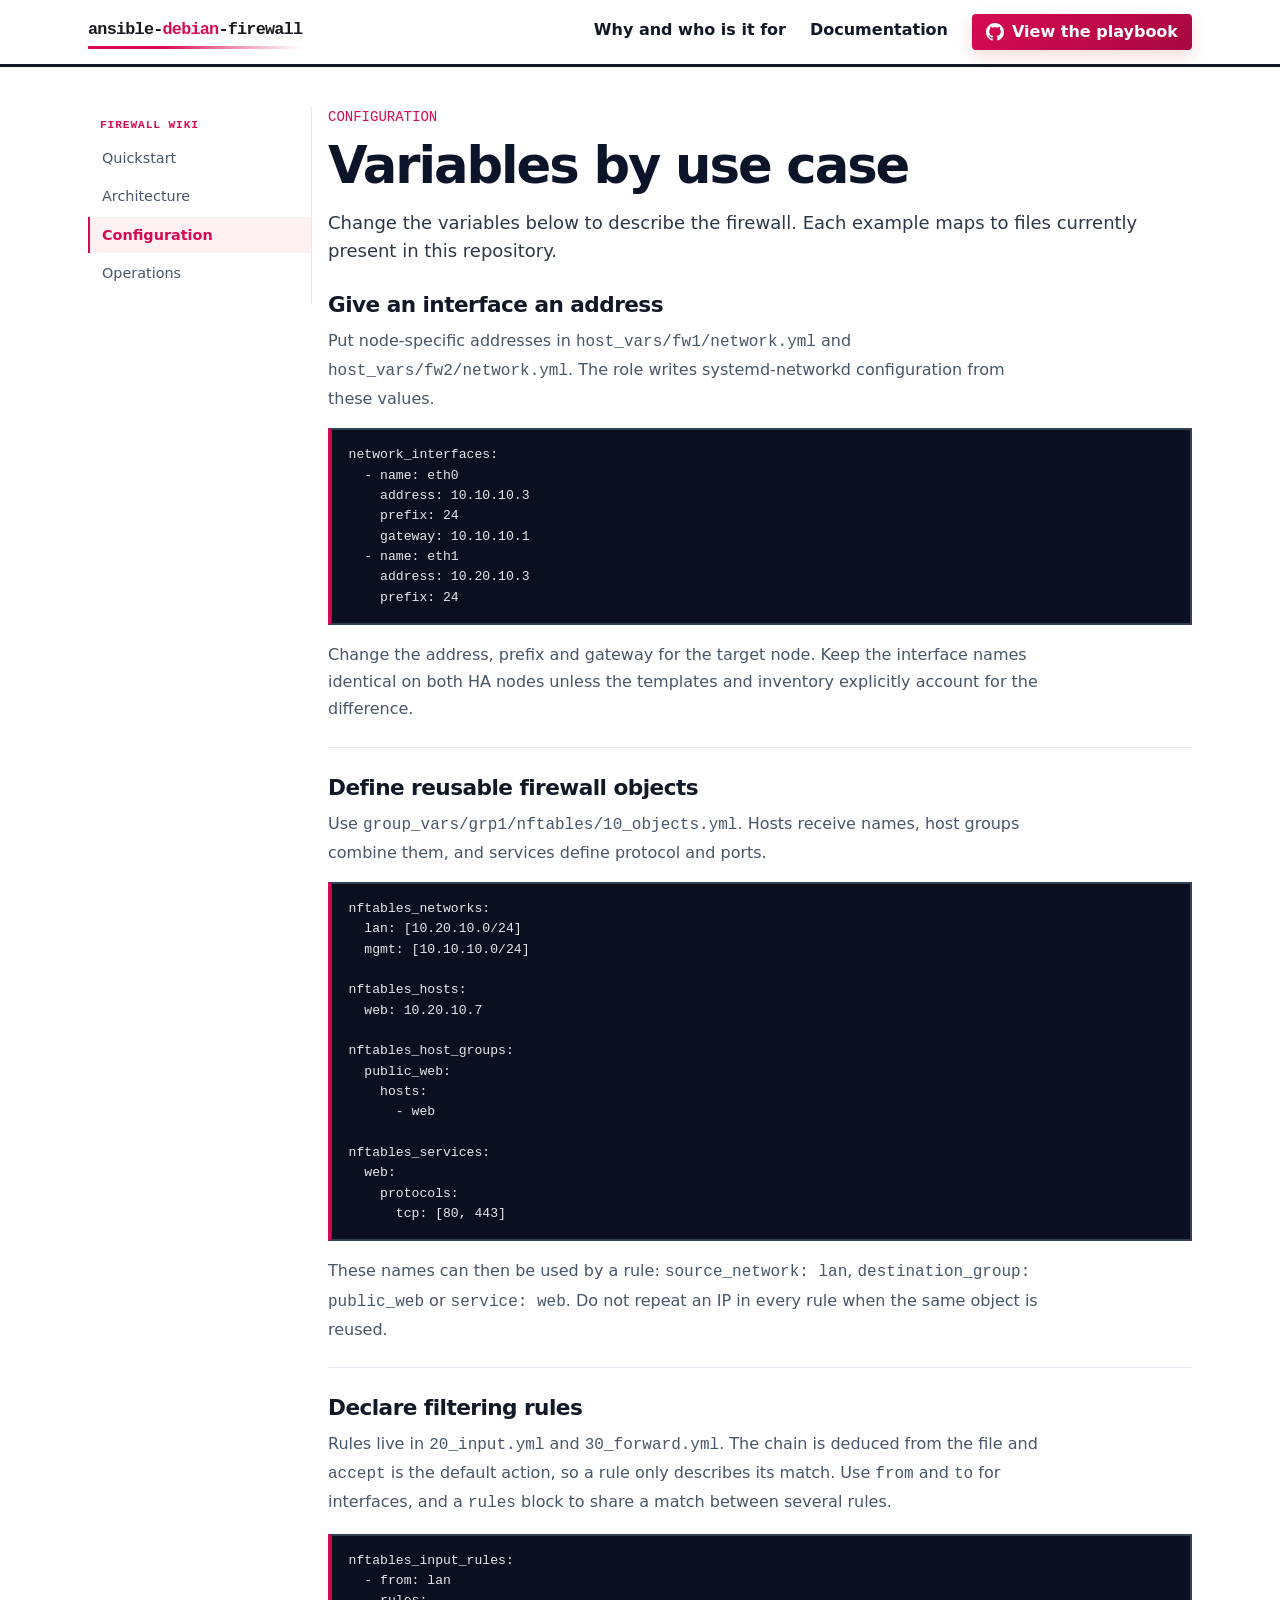
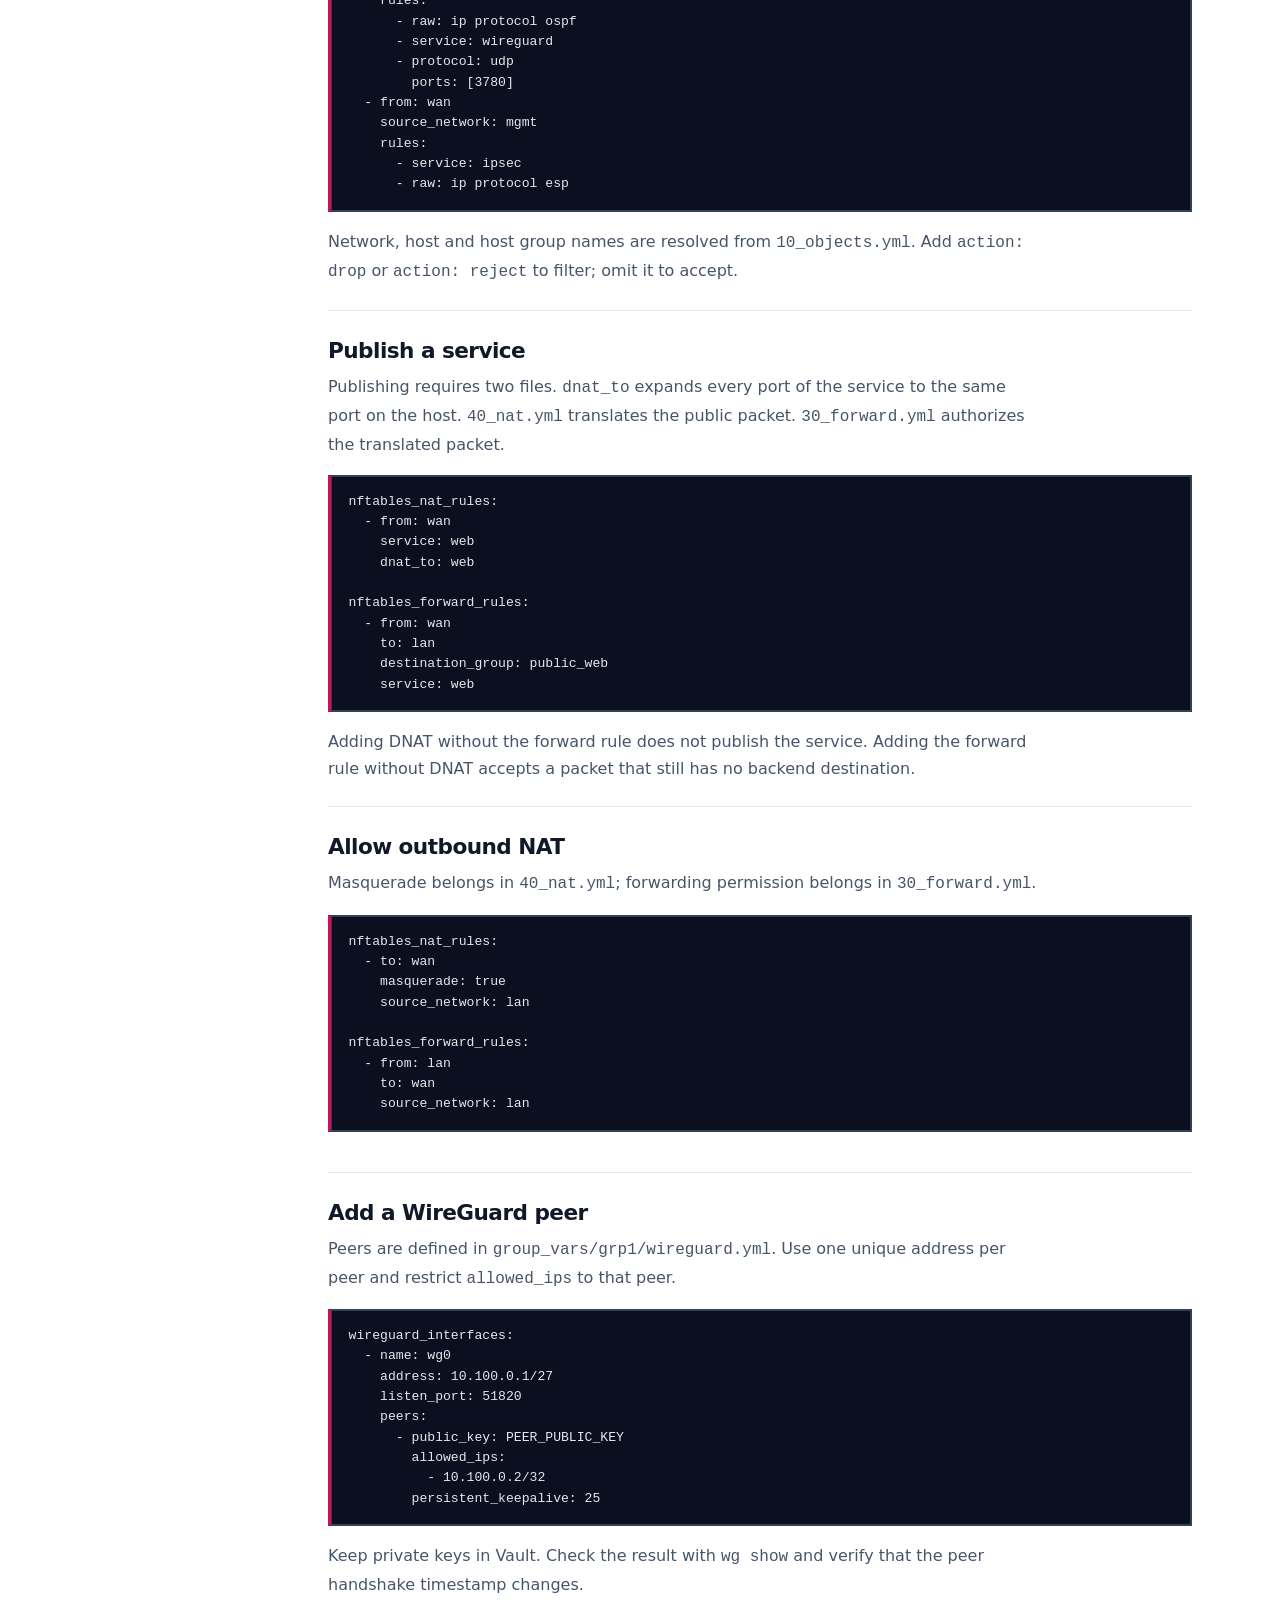
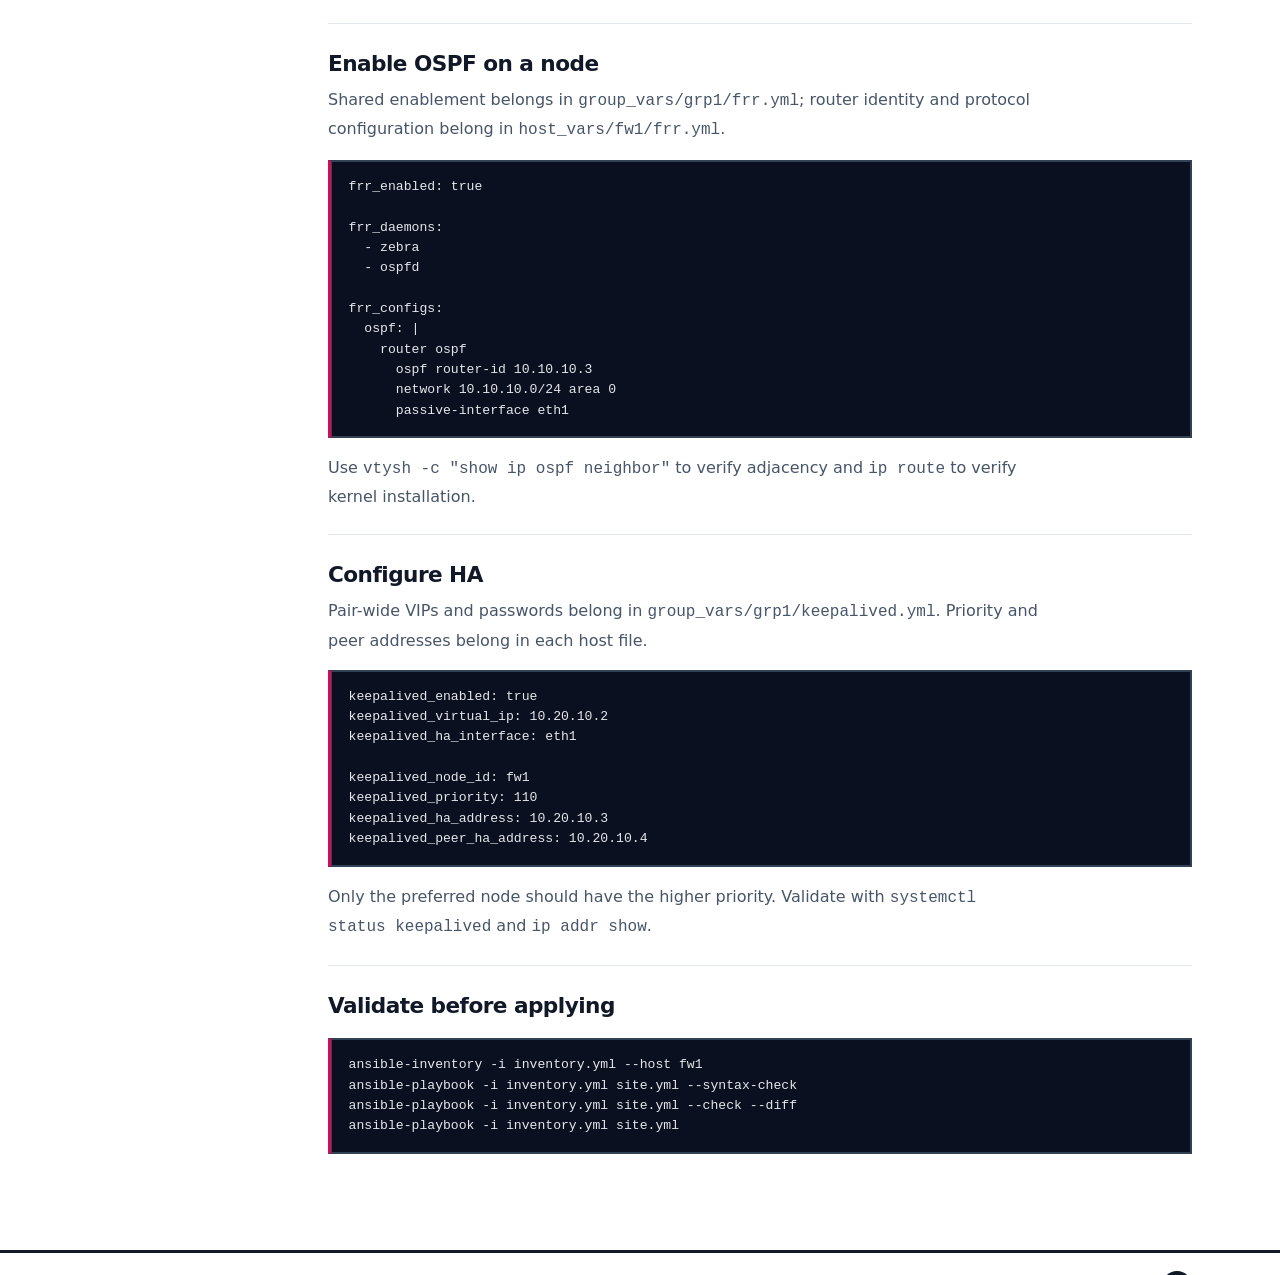
<file: website/docs/configuration.html>
<!doctype html><html lang="en"><head><meta charset="utf-8"><meta name="viewport" content="width=device-width, initial-scale=1"><title>Configuration - ansible-debian-firewall</title><link rel="stylesheet" href="../assets/app.css"><link rel="icon" type="image/svg+xml" href="../assets/fire-icon.svg"></head><body class="doc-page"><header class="border-b border-slate-900 bg-slate-100 band-dark">
  <div class="max-w-6xl mx-auto px-6 h-16 flex items-center justify-between">
    <a href="../index.html" class="flex items-center gap-2.5" aria-label="ansible-debian-firewall home">
      <span class="wordmark"><span>ansible-</span><span class="wordmark-debian">debian</span><span>-firewall</span></span>
      
    </a>
    <nav class="hidden md:flex items-center gap-6 text-base text-slate-900">
      <a href="../why.html" class="nav-link hover:text-slate-900">Why and who is it for</a><a href="quickstart.html" class="nav-link active-page hover:text-slate-900">Documentation</a>
      <a href="https://github.com/petrouz/muros" class="inline-flex items-center gap-2 bg-red-600 text-white hover:bg-red-700 font-semibold px-3.5 py-1.5 rounded"><svg width="18" height="18" viewBox="0 0 16 16" fill="currentColor" aria-hidden="true"><path d="M8 0C3.58 0 0 3.58 0 8c0 3.54 2.29 6.53 5.47 7.59.4.07.55-.17.55-.38 0-.19-.01-.82-.01-1.49-2.01.37-2.53-.49-2.69-.94-.09-.23-.48-.94-.82-1.13-.28-.15-.68-.52-.01-.53.63 0 1.08.58 1.23.82.72 1.21 1.87.87 2.33.66.07-.52.28-.87.51-1.07-1.78-.2-3.64-.89-3.64-3.95 0-.87.31-1.59.82-2.15.08-.2-.36-1.02.08-2.12 0 0 .67-.21 2.2.82.64-.18 1.32-.27 2-.27.68 0 1.36.09 2 .27 1.53-1.04 2.2-.82 2.2-.82.44 1.1.16 1.92.08 2.12.51.56.82 1.27.82 2.15 0 3.07-1.87 3.75-3.65 3.95.29.25.54.73.54 1.48 0 1.07-.01 1.93-.01 2.2 0 .21.15.46.55.38A8.01 8.01 0 0016 8c0-4.42-3.58-8-8-8z"/></svg>View the playbook</a>
    </nav><details class="md:hidden relative"><summary class="list-none cursor-pointer p-2 -mr-2 select-none" aria-label="Open menu"><svg xmlns="http://www.w3.org/2000/svg" width="22" height="22" viewBox="0 0 24 24" fill="none" stroke="currentColor" stroke-width="2" stroke-linecap="round" stroke-linejoin="round"><line x1="3" y1="7" x2="21" y2="7"/><line x1="3" y1="12" x2="21" y2="12"/><line x1="3" y1="17" x2="21" y2="17"/></svg></summary><div class="absolute right-0 mt-2 bg-white border border-slate-200 rounded shadow-lg py-2 w-52 z-20 flex flex-col text-sm"><a href="../why.html" class="nav-link hover:text-slate-900 px-4 py-2 hover:bg-slate-100">Why and who is it for</a><a href="quickstart.html" class="nav-link active-page hover:text-slate-900 px-4 py-2 hover:bg-slate-100">Documentation</a><a href="https://github.com/petrouz/muros" class="px-4 py-2 mt-1 mx-3 bg-red-600 text-white hover:bg-red-700 font-semibold rounded text-center">View the playbook</a></div></details>
  </div>
</header><main class="wiki-layout"><aside class="wiki-sidebar"><p class="wiki-label">FIREWALL WIKI</p><a href="quickstart.html">Quickstart</a><a href="architecture.html">Architecture</a><a class="wiki-current" href="configuration.html">Configuration</a><a href="operations.html">Operations</a></aside><div class="wiki-content"><p class="mono text-sm text-red-600">CONFIGURATION</p><h1 class="mt-3 text-4xl font-bold text-slate-900">Variables by use case</h1><p class="mt-4 text-lg text-slate-700">Change the variables below to describe the firewall. Each example maps to files currently present in this repository.</p><article><h2>Give an interface an address</h2><p>Put node-specific addresses in <code>host_vars/fw1/network.yml</code> and <code>host_vars/fw2/network.yml</code>. The role writes systemd-networkd configuration from these values.</p><pre><code>network_interfaces:
  - name: eth0
    address: 10.10.10.3
    prefix: 24
    gateway: 10.10.10.1
  - name: eth1
    address: 10.20.10.3
    prefix: 24</code></pre><p>Change the address, prefix and gateway for the target node. Keep the interface names identical on both HA nodes unless the templates and inventory explicitly account for the difference.</p></article><article><h2>Define reusable firewall objects</h2><p>Use <code>group_vars/grp1/nftables/10_objects.yml</code>. Hosts receive names, host groups combine them, and services define protocol and ports.</p><pre><code>nftables_networks:
  lan: [10.20.10.0/24]
  mgmt: [10.10.10.0/24]

nftables_hosts:
  web: 10.20.10.7

nftables_host_groups:
  public_web:
    hosts:
      - web

nftables_services:
  web:
    protocols:
      tcp: [80, 443]</code></pre><p>These names can then be used by a rule: <code>source_network: lan</code>, <code>destination_group: public_web</code> or <code>service: web</code>. Do not repeat an IP in every rule when the same object is reused.</p></article><article><h2>Declare filtering rules</h2><p>Rules live in <code>20_input.yml</code> and <code>30_forward.yml</code>. The chain is deduced from the file and <code>accept</code> is the default action, so a rule only describes its match. Use <code>from</code> and <code>to</code> for interfaces, and a <code>rules</code> block to share a match between several rules.</p><pre><code>nftables_input_rules:
  - from: lan
    rules:
      - raw: ip protocol ospf
      - service: wireguard
      - protocol: udp
        ports: [3780]
  - from: wan
    source_network: mgmt
    rules:
      - service: ipsec
      - raw: ip protocol esp</code></pre><p>Network, host and host group names are resolved from <code>10_objects.yml</code>. Add <code>action: drop</code> or <code>action: reject</code> to filter; omit it to accept.</p></article><article><h2>Publish a service</h2><p>Publishing requires two files. <code>dnat_to</code> expands every port of the service to the same port on the host. <code>40_nat.yml</code> translates the public packet. <code>30_forward.yml</code> authorizes the translated packet.</p><pre><code>nftables_nat_rules:
  - from: wan
    service: web
    dnat_to: web

nftables_forward_rules:
  - from: wan
    to: lan
    destination_group: public_web
    service: web</code></pre><p>Adding DNAT without the forward rule does not publish the service. Adding the forward rule without DNAT accepts a packet that still has no backend destination.</p></article><article><h2>Allow outbound NAT</h2><p>Masquerade belongs in <code>40_nat.yml</code>; forwarding permission belongs in <code>30_forward.yml</code>.</p><pre><code>nftables_nat_rules:
  - to: wan
    masquerade: true
    source_network: lan

nftables_forward_rules:
  - from: lan
    to: wan
    source_network: lan</code></pre></article><article><h2>Add a WireGuard peer</h2><p>Peers are defined in <code>group_vars/grp1/wireguard.yml</code>. Use one unique address per peer and restrict <code>allowed_ips</code> to that peer.</p><pre><code>wireguard_interfaces:
  - name: wg0
    address: 10.100.0.1/27
    listen_port: 51820
    peers:
      - public_key: PEER_PUBLIC_KEY
        allowed_ips:
          - 10.100.0.2/32
        persistent_keepalive: 25</code></pre><p>Keep private keys in Vault. Check the result with <code>wg show</code> and verify that the peer handshake timestamp changes.</p></article><article><h2>Enable OSPF on a node</h2><p>Shared enablement belongs in <code>group_vars/grp1/frr.yml</code>; router identity and protocol configuration belong in <code>host_vars/fw1/frr.yml</code>.</p><pre><code>frr_enabled: true

frr_daemons:
  - zebra
  - ospfd

frr_configs:
  ospf: |
    router ospf
      ospf router-id 10.10.10.3
      network 10.10.10.0/24 area 0
      passive-interface eth1</code></pre><p>Use <code>vtysh -c "show ip ospf neighbor"</code> to verify adjacency and <code>ip route</code> to verify kernel installation.</p></article><article><h2>Configure HA</h2><p>Pair-wide VIPs and passwords belong in <code>group_vars/grp1/keepalived.yml</code>. Priority and peer addresses belong in each host file.</p><pre><code>keepalived_enabled: true
keepalived_virtual_ip: 10.20.10.2
keepalived_ha_interface: eth1

keepalived_node_id: fw1
keepalived_priority: 110
keepalived_ha_address: 10.20.10.3
keepalived_peer_ha_address: 10.20.10.4</code></pre><p>Only the preferred node should have the higher priority. Validate with <code>systemctl status keepalived</code> and <code>ip addr show</code>.</p></article><article><h2>Validate before applying</h2><pre><code>ansible-inventory -i inventory.yml --host fw1
ansible-playbook -i inventory.yml site.yml --syntax-check
ansible-playbook -i inventory.yml site.yml --check --diff
ansible-playbook -i inventory.yml site.yml</code></pre></article></div></main><footer class="border-t border-slate-900 bg-slate-100 py-4 band-dark">
  <div class="max-w-6xl mx-auto px-6 flex flex-col sm:flex-row items-center justify-between gap-3 text-base text-slate-900">
    <div class="flex items-center gap-2">
      <span class="wordmark"><span>ansible-</span><span class="wordmark-debian">debian</span><span>-firewall</span></span>
    </div>
    <div class="flex items-center gap-5 sm:order-2">
      <a href="https://github.com/petrouz/muros/blob/main/LICENSE" class="hover:text-slate-900">Legal</a>
      <a href="https://github.com/petrouz/ansible-debian-firewall/issues" class="hover:text-slate-900">Issues</a>
      <a href="https://github.com/petrouz/ansible-debian-firewall/blob/main/LICENSE" class="hover:text-slate-900">License</a>
      <a href="https://github.com/petrouz/ansible-debian-firewall" aria-label="GitHub" title="GitHub" class="ico-gh hover:opacity-70"><svg width="30" height="30" viewBox="0 0 16 16" fill="currentColor" aria-hidden="true"><path d="M8 0C3.58 0 0 3.58 0 8c0 3.54 2.29 6.53 5.47 7.59.4.07.55-.17.55-.38 0-.19-.01-.82-.01-1.49-2.01.37-2.53-.49-2.69-.94-.09-.23-.48-.94-.82-1.13-.28-.15-.68-.52-.01-.53.63-.01 1.08.58 1.23.82.72 1.21 1.87.87 2.33.66.07-.52.28-.87.51-1.07-1.78-.2-3.64-.89-3.64-3.95 0-.87.31-1.59.82-2.15-.08-.2-.36-1.02.08-2.12 0 0 .67-.21 2.2.82.64-.18 1.32-.27 2-.27.68 0 1.36.09 2 .27 1.53-1.04 2.2-.82 2.2-.82.44 1.1.16 1.92.08 2.12.51.56.82.73.82 2.15 0 3.07-1.87 3.75-3.65 3.95.29.25.54.73.54 1.48 0 1.07-.01 1.93-.01 2.2 0 .21.15.46.55.38A8.01 8.01 0 0016 8c0-4.42-3.58-8-8-8z"/></svg></a>
    </div>
  </div>
</footer></body></html>
</file>
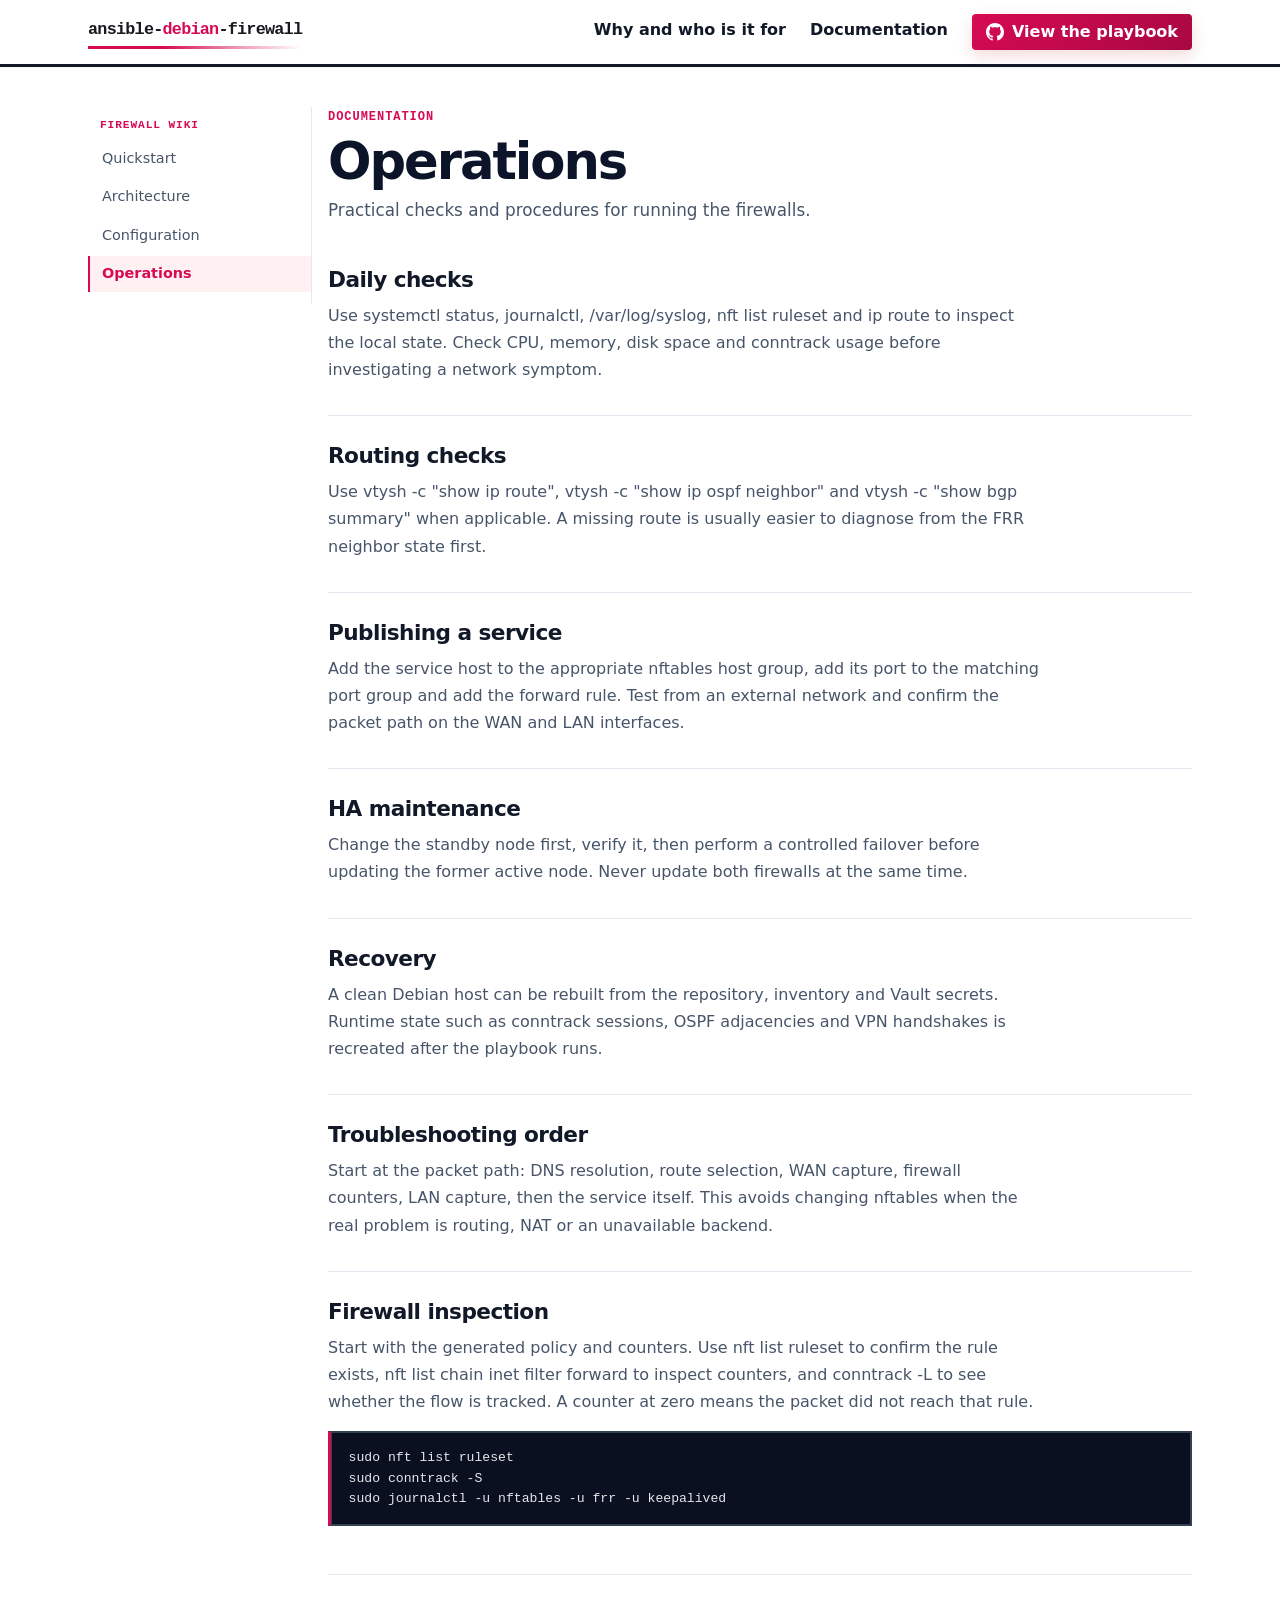
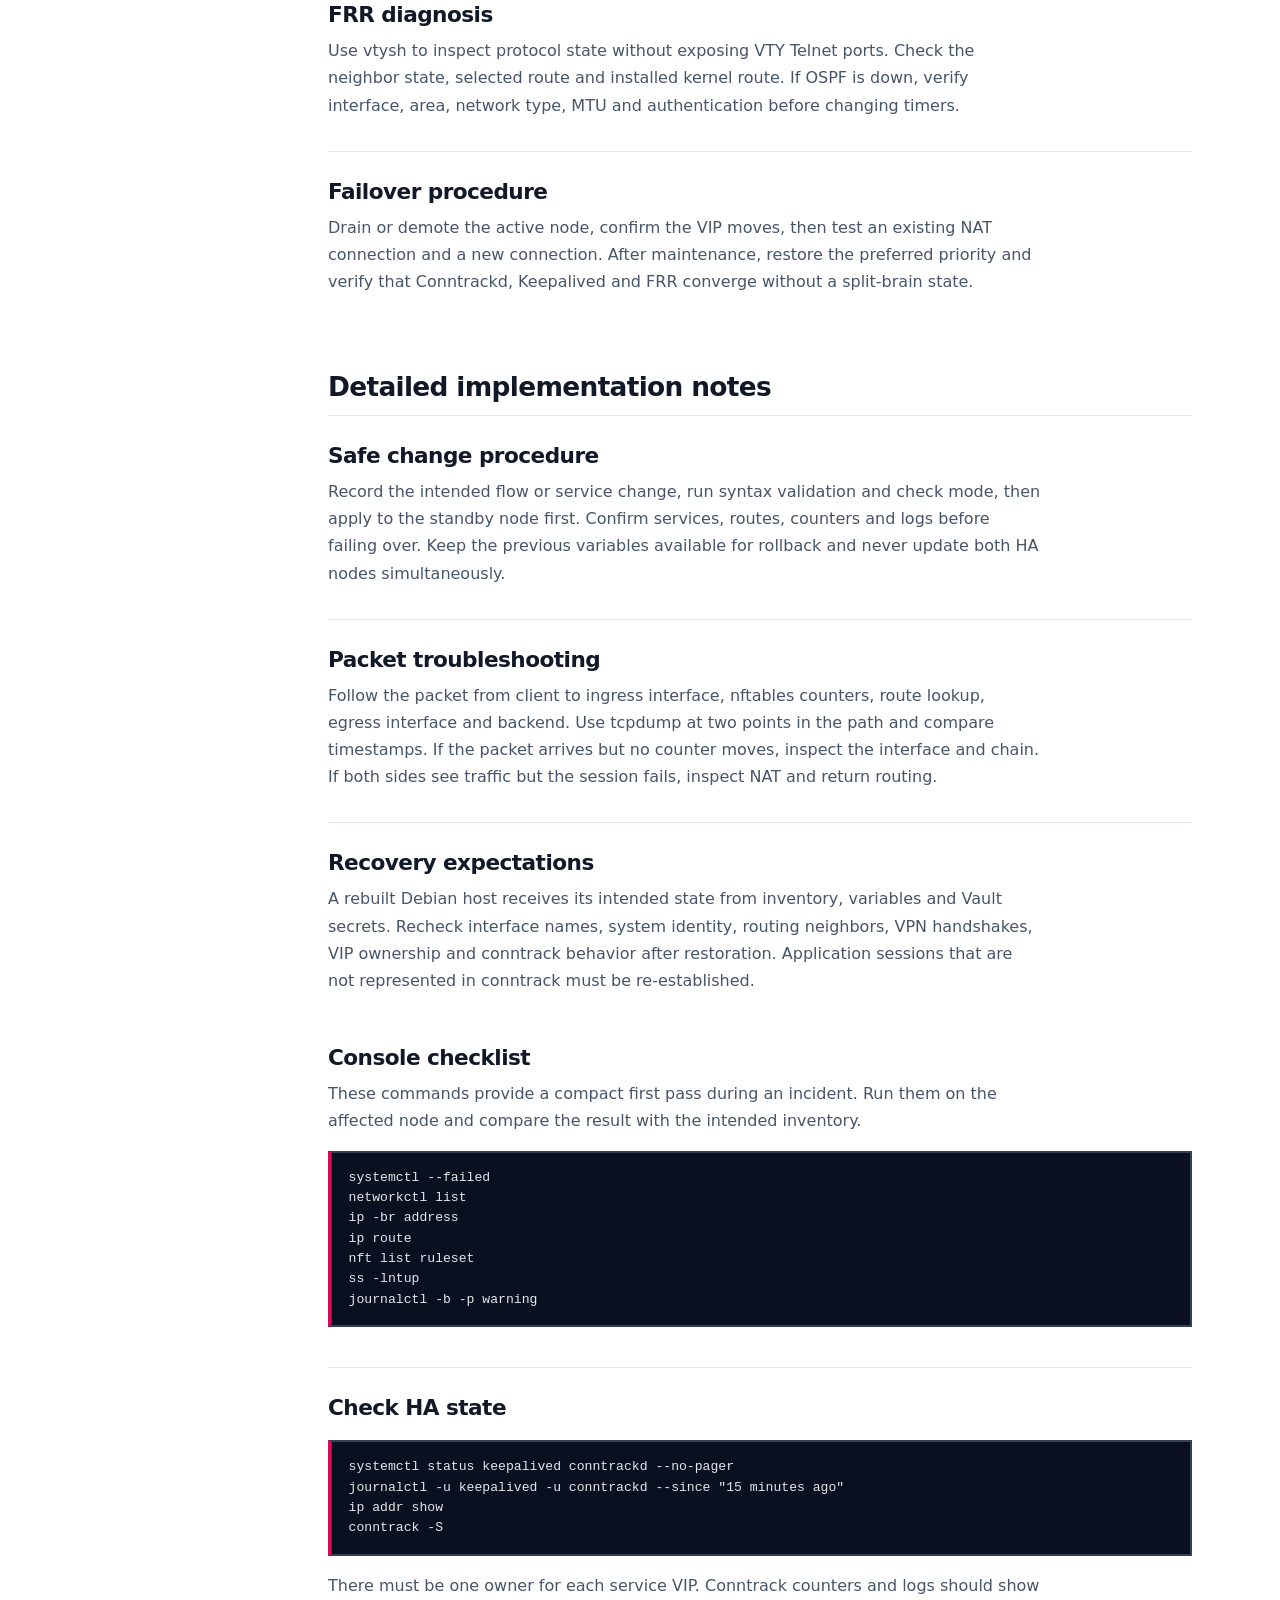
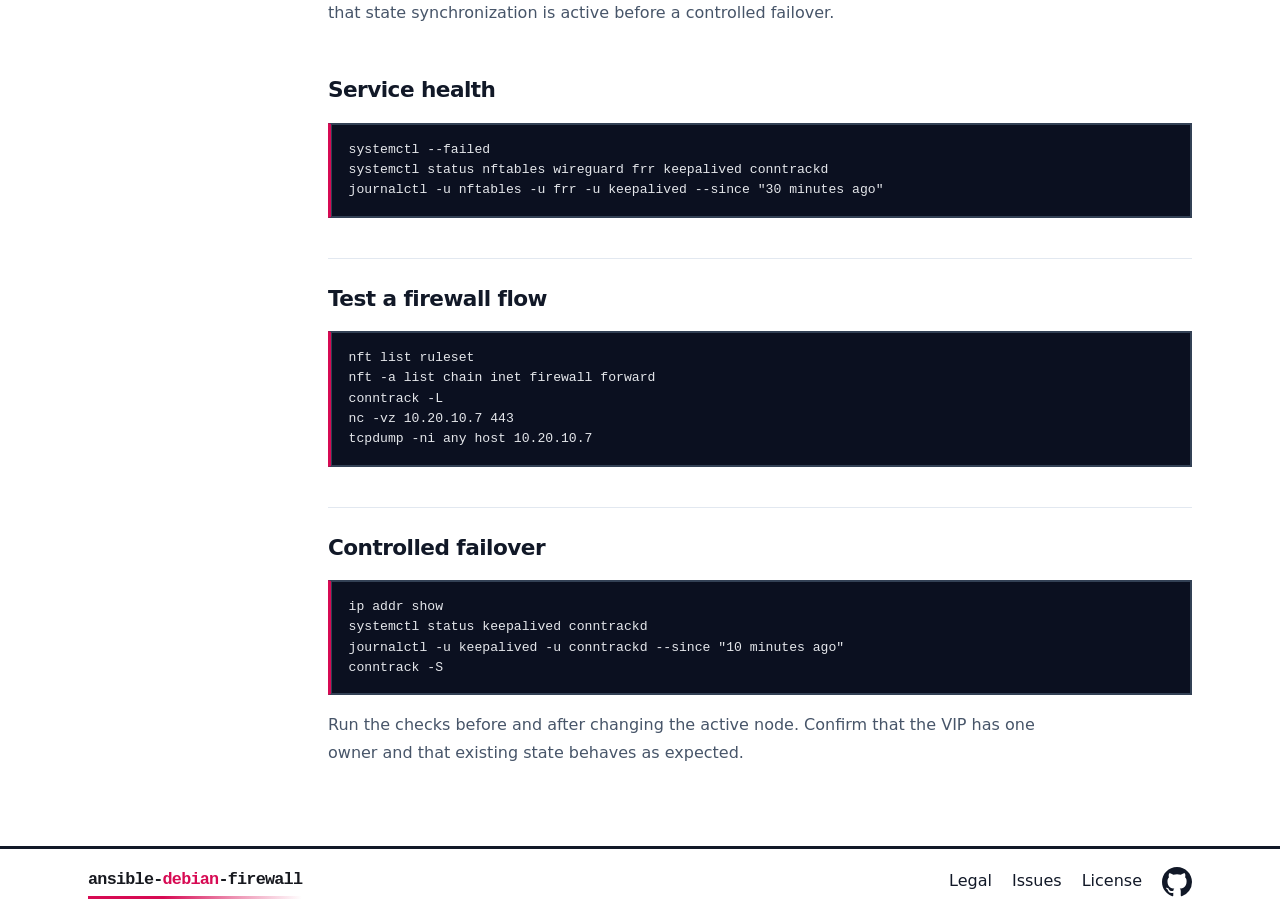
<file: website/docs/operations.html>
<!doctype html><html lang="en"><head><meta charset="utf-8"><meta name="viewport" content="width=device-width, initial-scale=1"><title>Operations - ansible-debian-firewall</title><link rel="stylesheet" href="../assets/app.css"><link rel="icon" type="image/svg+xml" href="../assets/fire-icon.svg"></head><body class="doc-page"><header class="border-b border-slate-900 bg-slate-100 band-dark">
  <div class="max-w-6xl mx-auto px-6 h-16 flex items-center justify-between">
    <a href="../index.html" class="flex items-center gap-2.5" aria-label="ansible-debian-firewall home">
      <span class="wordmark"><span>ansible-</span><span class="wordmark-debian">debian</span><span>-firewall</span></span>
      
    </a>
    <nav class="hidden md:flex items-center gap-6 text-base text-slate-900">
      <a href="../why.html" class="nav-link hover:text-slate-900">Why and who is it for</a><a href="quickstart.html" class="nav-link active-page hover:text-slate-900">Documentation</a>
      <a href="https://github.com/petrouz/muros" class="inline-flex items-center gap-2 bg-red-600 text-white hover:bg-red-700 font-semibold px-3.5 py-1.5 rounded"><svg width="18" height="18" viewBox="0 0 16 16" fill="currentColor" aria-hidden="true"><path d="M8 0C3.58 0 0 3.58 0 8c0 3.54 2.29 6.53 5.47 7.59.4.07.55-.17.55-.38 0-.19-.01-.82-.01-1.49-2.01.37-2.53-.49-2.69-.94-.09-.23-.48-.94-.82-1.13-.28-.15-.68-.52-.01-.53.63 0 1.08.58 1.23.82.72 1.21 1.87.87 2.33.66.07-.52.28-.87.51-1.07-1.78-.2-3.64-.89-3.64-3.95 0-.87.31-1.59.82-2.15.08-.2-.36-1.02.08-2.12 0 0 .67-.21 2.2.82.64-.18 1.32-.27 2-.27.68 0 1.36.09 2 .27 1.53-1.04 2.2-.82 2.2-.82.44 1.1.16 1.92.08 2.12.51.56.82 1.27.82 2.15 0 3.07-1.87 3.75-3.65 3.95.29.25.54.73.54 1.48 0 1.07-.01 1.93-.01 2.2 0 .21.15.46.55.38A8.01 8.01 0 0016 8c0-4.42-3.58-8-8-8z"/></svg>View the playbook</a>
    </nav><details class="md:hidden relative"><summary class="list-none cursor-pointer p-2 -mr-2 select-none" aria-label="Open menu"><svg xmlns="http://www.w3.org/2000/svg" width="22" height="22" viewBox="0 0 24 24" fill="none" stroke="currentColor" stroke-width="2" stroke-linecap="round" stroke-linejoin="round"><line x1="3" y1="7" x2="21" y2="7"/><line x1="3" y1="12" x2="21" y2="12"/><line x1="3" y1="17" x2="21" y2="17"/></svg></summary><div class="absolute right-0 mt-2 bg-white border border-slate-200 rounded shadow-lg py-2 w-52 z-20 flex flex-col text-sm"><a href="../why.html" class="nav-link hover:text-slate-900 px-4 py-2 hover:bg-slate-100">Why and who is it for</a><a href="quickstart.html" class="nav-link active-page hover:text-slate-900 px-4 py-2 hover:bg-slate-100">Documentation</a><a href="https://github.com/petrouz/muros" class="px-4 py-2 mt-1 mx-3 bg-red-600 text-white hover:bg-red-700 font-semibold rounded text-center">View the playbook</a></div></details>
  </div>
</header><main class="wiki-layout"><aside class="wiki-sidebar"><p class="wiki-label">FIREWALL WIKI</p><a href="quickstart.html">Quickstart</a><a href="architecture.html">Architecture</a><a href="configuration.html">Configuration</a><a class="wiki-current" href="operations.html">Operations</a></aside><div class="wiki-content"><section class="max-w-3xl mx-auto px-6 py-16"><p class="mono text-sm text-red-600">DOCUMENTATION</p><h1 class="mt-3 text-4xl font-bold text-slate-900">Operations</h1><p class="mt-4 text-lg text-slate-700">Practical checks and procedures for running the firewalls.</p><div class="mt-10 space-y-6"><article><h2>Daily checks</h2><p>Use systemctl status, journalctl, /var/log/syslog, nft list ruleset and ip route to inspect the local state. Check CPU, memory, disk space and conntrack usage before investigating a network symptom.</p></article><article><h2>Routing checks</h2><p>Use vtysh -c "show ip route", vtysh -c "show ip ospf neighbor" and vtysh -c "show bgp summary" when applicable. A missing route is usually easier to diagnose from the FRR neighbor state first.</p></article><article><h2>Publishing a service</h2><p>Add the service host to the appropriate nftables host group, add its port to the matching port group and add the forward rule. Test from an external network and confirm the packet path on the WAN and LAN interfaces.</p></article><article><h2>HA maintenance</h2><p>Change the standby node first, verify it, then perform a controlled failover before updating the former active node. Never update both firewalls at the same time.</p></article><article><h2>Recovery</h2><p>A clean Debian host can be rebuilt from the repository, inventory and Vault secrets. Runtime state such as conntrack sessions, OSPF adjacencies and VPN handshakes is recreated after the playbook runs.</p></article><article><h2>Troubleshooting order</h2><p>Start at the packet path: DNS resolution, route selection, WAN capture, firewall counters, LAN capture, then the service itself. This avoids changing nftables when the real problem is routing, NAT or an unavailable backend.</p></article><article><h2>Firewall inspection</h2><p>Start with the generated policy and counters. Use nft list ruleset to confirm the rule exists, nft list chain inet filter forward to inspect counters, and conntrack -L to see whether the flow is tracked. A counter at zero means the packet did not reach that rule.</p><pre><code>sudo nft list ruleset
sudo conntrack -S
sudo journalctl -u nftables -u frr -u keepalived</code></pre></article><article><h2>FRR diagnosis</h2><p>Use vtysh to inspect protocol state without exposing VTY Telnet ports. Check the neighbor state, selected route and installed kernel route. If OSPF is down, verify interface, area, network type, MTU and authentication before changing timers.</p></article><article><h2>Failover procedure</h2><p>Drain or demote the active node, confirm the VIP moves, then test an existing NAT connection and a new connection. After maintenance, restore the preferred priority and verify that Conntrackd, Keepalived and FRR converge without a split-brain state.</p></article><h2 class="docs-section-title">Detailed implementation notes</h2><article><h2>Safe change procedure</h2><p>Record the intended flow or service change, run syntax validation and check mode, then apply to the standby node first. Confirm services, routes, counters and logs before failing over. Keep the previous variables available for rollback and never update both HA nodes simultaneously.</p></article><article><h2>Packet troubleshooting</h2><p>Follow the packet from client to ingress interface, nftables counters, route lookup, egress interface and backend. Use tcpdump at two points in the path and compare timestamps. If the packet arrives but no counter moves, inspect the interface and chain. If both sides see traffic but the session fails, inspect NAT and return routing.</p></article><article><h2>Recovery expectations</h2><p>A rebuilt Debian host receives its intended state from inventory, variables and Vault secrets. Recheck interface names, system identity, routing neighbors, VPN handshakes, VIP ownership and conntrack behavior after restoration. Application sessions that are not represented in conntrack must be re-established.</p></article></div><article><h2>Console checklist</h2><p>These commands provide a compact first pass during an incident. Run them on the affected node and compare the result with the intended inventory.</p><pre><code>systemctl --failed
networkctl list
ip -br address
ip route
nft list ruleset
ss -lntup
journalctl -b -p warning</code></pre></article><article><h2>Check HA state</h2><pre><code>systemctl status keepalived conntrackd --no-pager
journalctl -u keepalived -u conntrackd --since "15 minutes ago"
ip addr show
conntrack -S</code></pre><p>There must be one owner for each service VIP. Conntrack counters and logs should show that state synchronization is active before a controlled failover.</p></article></section><article><h2>Service health</h2><pre><code>systemctl --failed
systemctl status nftables wireguard frr keepalived conntrackd
journalctl -u nftables -u frr -u keepalived --since "30 minutes ago"</code></pre></article><article><h2>Test a firewall flow</h2><pre><code>nft list ruleset
nft -a list chain inet firewall forward
conntrack -L
nc -vz 10.20.10.7 443
tcpdump -ni any host 10.20.10.7</code></pre></article><article><h2>Controlled failover</h2><pre><code>ip addr show
systemctl status keepalived conntrackd
journalctl -u keepalived -u conntrackd --since "10 minutes ago"
conntrack -S</code></pre><p>Run the checks before and after changing the active node. Confirm that the VIP has one owner and that existing state behaves as expected.</p></article></div></main><footer class="border-t border-slate-900 bg-slate-100 py-4 band-dark">
  <div class="max-w-6xl mx-auto px-6 flex flex-col sm:flex-row items-center justify-between gap-3 text-base text-slate-900">
    <div class="flex items-center gap-2">
      <span class="wordmark"><span>ansible-</span><span class="wordmark-debian">debian</span><span>-firewall</span></span>
    </div>
    <div class="flex items-center gap-5 sm:order-2">
      <a href="https://github.com/petrouz/muros/blob/main/LICENSE" class="hover:text-slate-900">Legal</a>
      <a href="https://github.com/petrouz/ansible-debian-firewall/issues" class="hover:text-slate-900">Issues</a>
      <a href="https://github.com/petrouz/ansible-debian-firewall/blob/main/LICENSE" class="hover:text-slate-900">License</a>
      <a href="https://github.com/petrouz/ansible-debian-firewall" aria-label="GitHub" title="GitHub" class="ico-gh hover:opacity-70"><svg width="30" height="30" viewBox="0 0 16 16" fill="currentColor" aria-hidden="true"><path d="M8 0C3.58 0 0 3.58 0 8c0 3.54 2.29 6.53 5.47 7.59.4.07.55-.17.55-.38 0-.19-.01-.82-.01-1.49-2.01.37-2.53-.49-2.69-.94-.09-.23-.48-.94-.82-1.13-.28-.15-.68-.52-.01-.53.63-.01 1.08.58 1.23.82.72 1.21 1.87.87 2.33.66.07-.52.28-.87.51-1.07-1.78-.2-3.64-.89-3.64-3.95 0-.87.31-1.59.82-2.15-.08-.2-.36-1.02.08-2.12 0 0 .67-.21 2.2.82.64-.18 1.32-.27 2-.27.68 0 1.36.09 2 .27 1.53-1.04 2.2-.82 2.2-.82.44 1.1.16 1.92.08 2.12.51.56.82.73.82 2.15 0 3.07-1.87 3.75-3.65 3.95.29.25.54.73.54 1.48 0 1.07-.01 1.93-.01 2.2 0 .21.15.46.55.38A8.01 8.01 0 0016 8c0-4.42-3.58-8-8-8z"/></svg></a>
    </div>
  </div>
</footer></body></html>
</file>
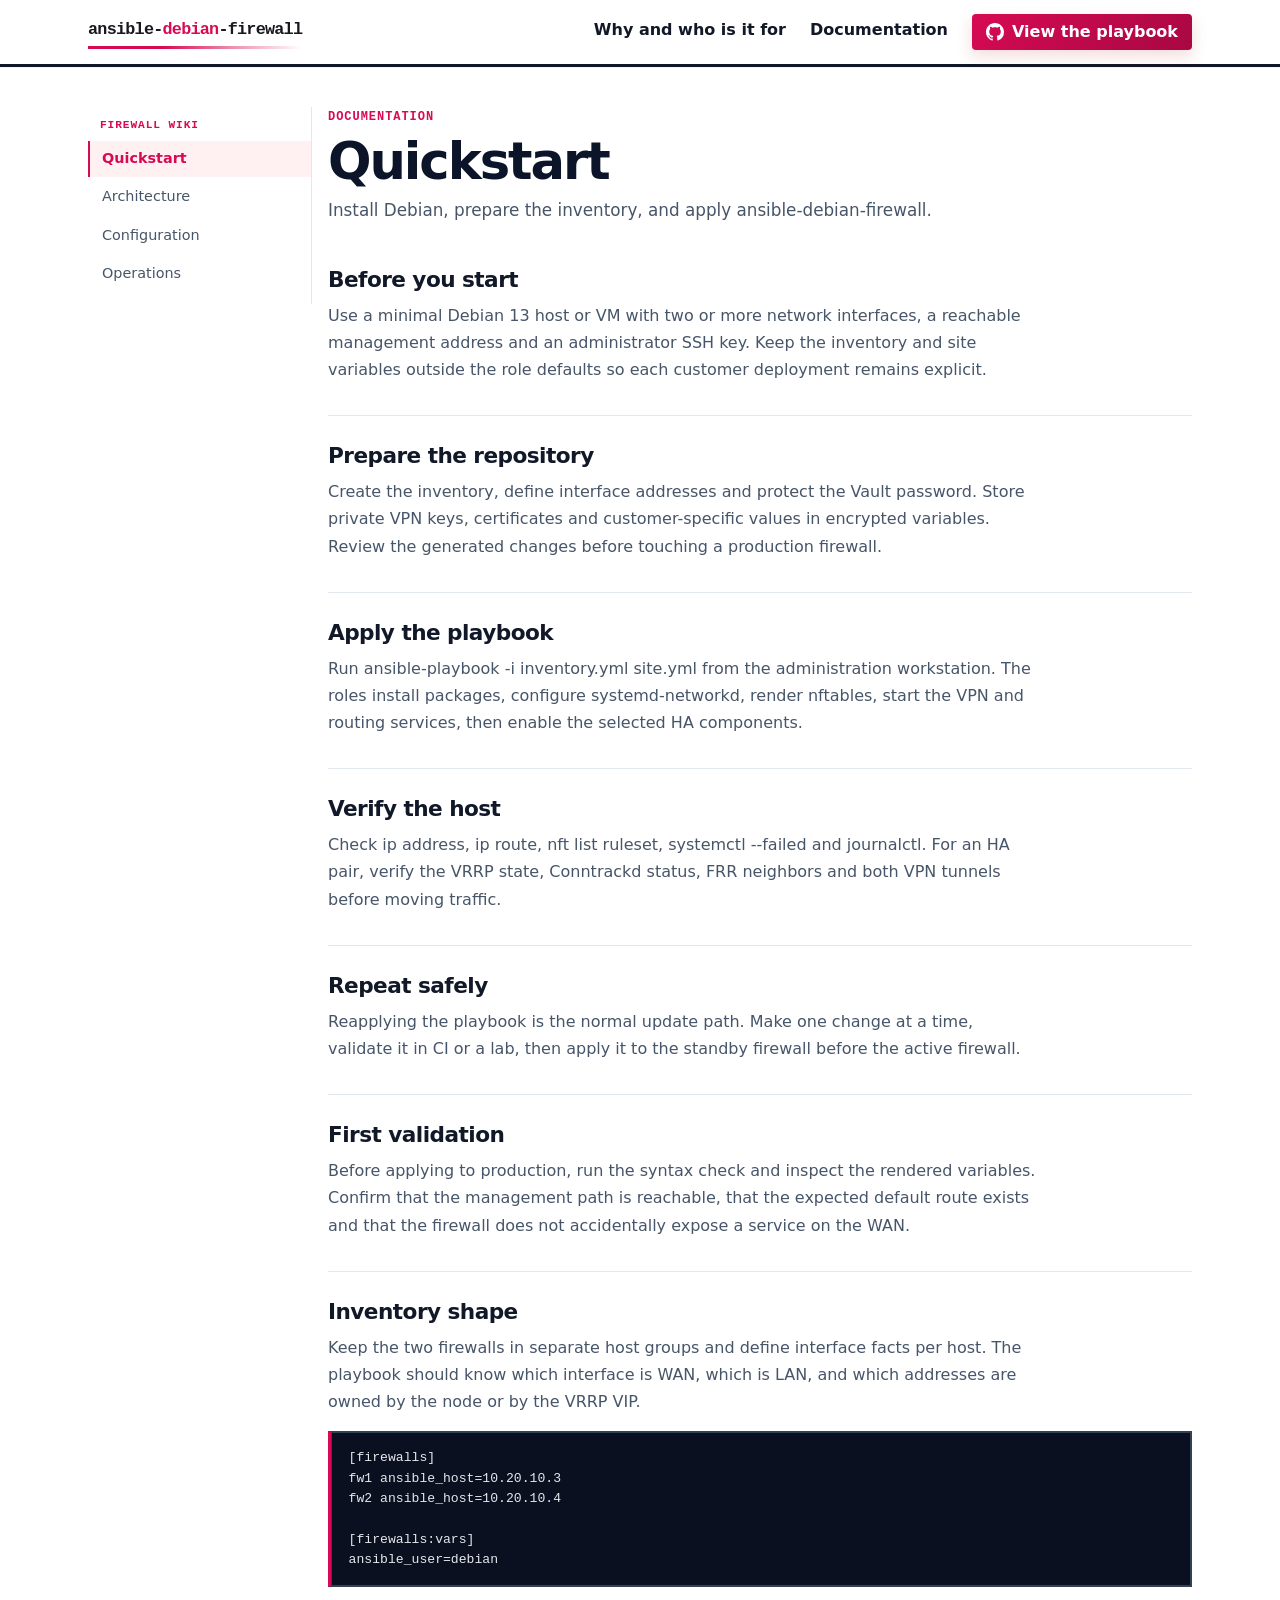
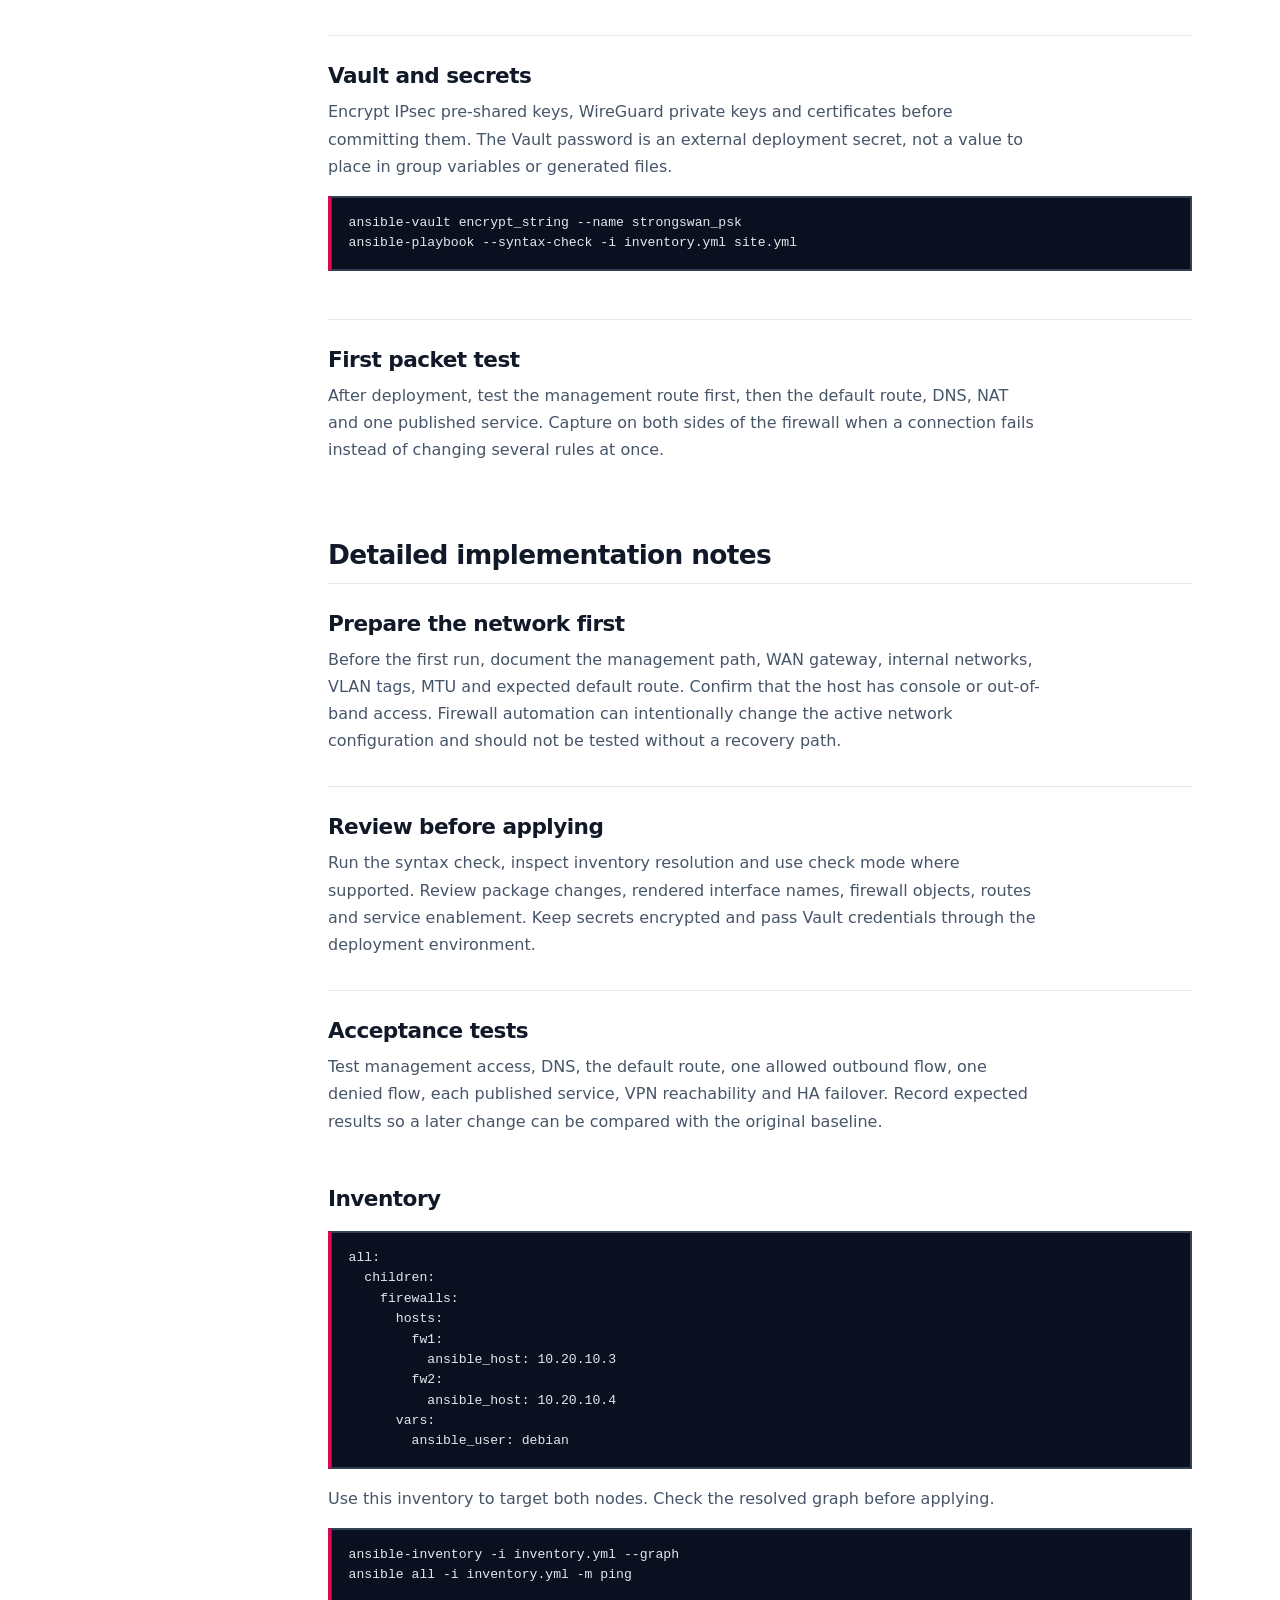
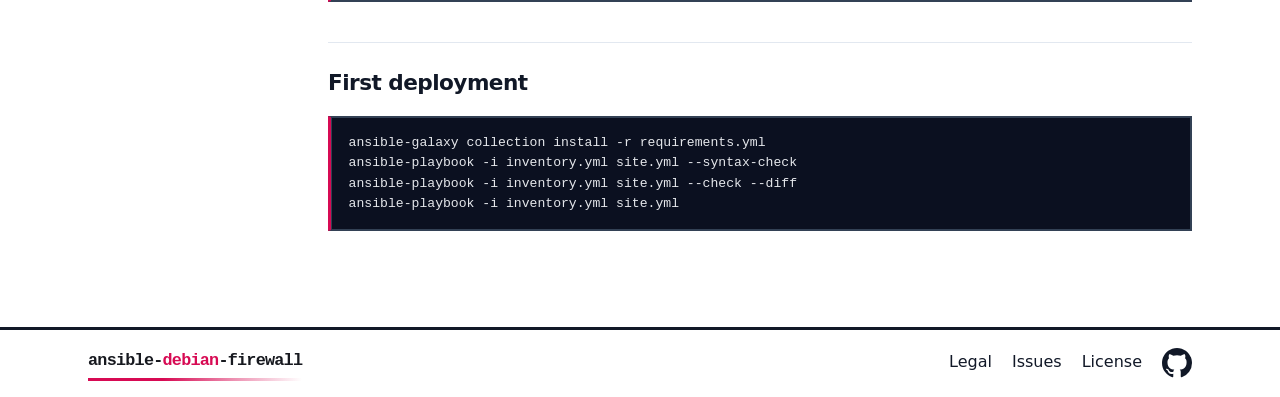
<file: website/docs/quickstart.html>
<!doctype html><html lang="en"><head><meta charset="utf-8"><meta name="viewport" content="width=device-width, initial-scale=1"><title>Quickstart - ansible-debian-firewall</title><link rel="stylesheet" href="../assets/app.css"><link rel="icon" type="image/svg+xml" href="../assets/fire-icon.svg"></head><body class="doc-page"><header class="border-b border-slate-900 bg-slate-100 band-dark">
  <div class="max-w-6xl mx-auto px-6 h-16 flex items-center justify-between">
    <a href="../index.html" class="flex items-center gap-2.5" aria-label="ansible-debian-firewall home">
      <span class="wordmark"><span>ansible-</span><span class="wordmark-debian">debian</span><span>-firewall</span></span>
      
    </a>
    <nav class="hidden md:flex items-center gap-6 text-base text-slate-900">
      <a href="../why.html" class="nav-link hover:text-slate-900">Why and who is it for</a><a href="quickstart.html" class="nav-link active-page hover:text-slate-900">Documentation</a>
      <a href="https://github.com/petrouz/muros" class="inline-flex items-center gap-2 bg-red-600 text-white hover:bg-red-700 font-semibold px-3.5 py-1.5 rounded"><svg width="18" height="18" viewBox="0 0 16 16" fill="currentColor" aria-hidden="true"><path d="M8 0C3.58 0 0 3.58 0 8c0 3.54 2.29 6.53 5.47 7.59.4.07.55-.17.55-.38 0-.19-.01-.82-.01-1.49-2.01.37-2.53-.49-2.69-.94-.09-.23-.48-.94-.82-1.13-.28-.15-.68-.52-.01-.53.63 0 1.08.58 1.23.82.72 1.21 1.87.87 2.33.66.07-.52.28-.87.51-1.07-1.78-.2-3.64-.89-3.64-3.95 0-.87.31-1.59.82-2.15.08-.2-.36-1.02.08-2.12 0 0 .67-.21 2.2.82.64-.18 1.32-.27 2-.27.68 0 1.36.09 2 .27 1.53-1.04 2.2-.82 2.2-.82.44 1.1.16 1.92.08 2.12.51.56.82 1.27.82 2.15 0 3.07-1.87 3.75-3.65 3.95.29.25.54.73.54 1.48 0 1.07-.01 1.93-.01 2.2 0 .21.15.46.55.38A8.01 8.01 0 0016 8c0-4.42-3.58-8-8-8z"/></svg>View the playbook</a>
    </nav><details class="md:hidden relative"><summary class="list-none cursor-pointer p-2 -mr-2 select-none" aria-label="Open menu"><svg xmlns="http://www.w3.org/2000/svg" width="22" height="22" viewBox="0 0 24 24" fill="none" stroke="currentColor" stroke-width="2" stroke-linecap="round" stroke-linejoin="round"><line x1="3" y1="7" x2="21" y2="7"/><line x1="3" y1="12" x2="21" y2="12"/><line x1="3" y1="17" x2="21" y2="17"/></svg></summary><div class="absolute right-0 mt-2 bg-white border border-slate-200 rounded shadow-lg py-2 w-52 z-20 flex flex-col text-sm"><a href="../why.html" class="nav-link hover:text-slate-900 px-4 py-2 hover:bg-slate-100">Why and who is it for</a><a href="quickstart.html" class="nav-link active-page hover:text-slate-900 px-4 py-2 hover:bg-slate-100">Documentation</a><a href="https://github.com/petrouz/muros" class="px-4 py-2 mt-1 mx-3 bg-red-600 text-white hover:bg-red-700 font-semibold rounded text-center">View the playbook</a></div></details>
  </div>
</header><main class="wiki-layout"><aside class="wiki-sidebar"><p class="wiki-label">FIREWALL WIKI</p><a class="wiki-current" href="quickstart.html">Quickstart</a><a href="architecture.html">Architecture</a><a href="configuration.html">Configuration</a><a href="operations.html">Operations</a></aside><div class="wiki-content"><section class="max-w-3xl mx-auto px-6 py-16"><p class="mono text-sm text-red-600">DOCUMENTATION</p><h1 class="mt-3 text-4xl font-bold text-slate-900">Quickstart</h1><p class="mt-4 text-lg text-slate-700">Install Debian, prepare the inventory, and apply ansible-debian-firewall.</p><div class="mt-10 space-y-6"><article><h2>Before you start</h2><p>Use a minimal Debian 13 host or VM with two or more network interfaces, a reachable management address and an administrator SSH key. Keep the inventory and site variables outside the role defaults so each customer deployment remains explicit.</p></article><article><h2>Prepare the repository</h2><p>Create the inventory, define interface addresses and protect the Vault password. Store private VPN keys, certificates and customer-specific values in encrypted variables. Review the generated changes before touching a production firewall.</p></article><article><h2>Apply the playbook</h2><p>Run ansible-playbook -i inventory.yml site.yml from the administration workstation. The roles install packages, configure systemd-networkd, render nftables, start the VPN and routing services, then enable the selected HA components.</p></article><article><h2>Verify the host</h2><p>Check ip address, ip route, nft list ruleset, systemctl --failed and journalctl. For an HA pair, verify the VRRP state, Conntrackd status, FRR neighbors and both VPN tunnels before moving traffic.</p></article><article><h2>Repeat safely</h2><p>Reapplying the playbook is the normal update path. Make one change at a time, validate it in CI or a lab, then apply it to the standby firewall before the active firewall.</p></article><article><h2>First validation</h2><p>Before applying to production, run the syntax check and inspect the rendered variables. Confirm that the management path is reachable, that the expected default route exists and that the firewall does not accidentally expose a service on the WAN.</p></article><article><h2>Inventory shape</h2><p>Keep the two firewalls in separate host groups and define interface facts per host. The playbook should know which interface is WAN, which is LAN, and which addresses are owned by the node or by the VRRP VIP.</p><pre><code>[firewalls]
fw1 ansible_host=10.20.10.3
fw2 ansible_host=10.20.10.4

[firewalls:vars]
ansible_user=debian</code></pre></article><article><h2>Vault and secrets</h2><p>Encrypt IPsec pre-shared keys, WireGuard private keys and certificates before committing them. The Vault password is an external deployment secret, not a value to place in group variables or generated files.</p><pre><code>ansible-vault encrypt_string --name strongswan_psk
ansible-playbook --syntax-check -i inventory.yml site.yml</code></pre></article><article><h2>First packet test</h2><p>After deployment, test the management route first, then the default route, DNS, NAT and one published service. Capture on both sides of the firewall when a connection fails instead of changing several rules at once.</p></article><h2 class="docs-section-title">Detailed implementation notes</h2><article><h2>Prepare the network first</h2><p>Before the first run, document the management path, WAN gateway, internal networks, VLAN tags, MTU and expected default route. Confirm that the host has console or out-of-band access. Firewall automation can intentionally change the active network configuration and should not be tested without a recovery path.</p></article><article><h2>Review before applying</h2><p>Run the syntax check, inspect inventory resolution and use check mode where supported. Review package changes, rendered interface names, firewall objects, routes and service enablement. Keep secrets encrypted and pass Vault credentials through the deployment environment.</p></article><article><h2>Acceptance tests</h2><p>Test management access, DNS, the default route, one allowed outbound flow, one denied flow, each published service, VPN reachability and HA failover. Record expected results so a later change can be compared with the original baseline.</p></article></div></section><article><h2>Inventory</h2><pre><code>all:
  children:
    firewalls:
      hosts:
        fw1:
          ansible_host: 10.20.10.3
        fw2:
          ansible_host: 10.20.10.4
      vars:
        ansible_user: debian</code></pre><p>Use this inventory to target both nodes. Check the resolved graph before applying.</p><pre><code>ansible-inventory -i inventory.yml --graph
ansible all -i inventory.yml -m ping</code></pre></article><article><h2>First deployment</h2><pre><code>ansible-galaxy collection install -r requirements.yml
ansible-playbook -i inventory.yml site.yml --syntax-check
ansible-playbook -i inventory.yml site.yml --check --diff
ansible-playbook -i inventory.yml site.yml</code></pre></article></div></main><footer class="border-t border-slate-900 bg-slate-100 py-4 band-dark">
  <div class="max-w-6xl mx-auto px-6 flex flex-col sm:flex-row items-center justify-between gap-3 text-base text-slate-900">
    <div class="flex items-center gap-2">
      <span class="wordmark"><span>ansible-</span><span class="wordmark-debian">debian</span><span>-firewall</span></span>
    </div>
    <div class="flex items-center gap-5 sm:order-2">
      <a href="https://github.com/petrouz/muros/blob/main/LICENSE" class="hover:text-slate-900">Legal</a>
      <a href="https://github.com/petrouz/ansible-debian-firewall/issues" class="hover:text-slate-900">Issues</a>
      <a href="https://github.com/petrouz/ansible-debian-firewall/blob/main/LICENSE" class="hover:text-slate-900">License</a>
      <a href="https://github.com/petrouz/ansible-debian-firewall" aria-label="GitHub" title="GitHub" class="ico-gh hover:opacity-70"><svg width="30" height="30" viewBox="0 0 16 16" fill="currentColor" aria-hidden="true"><path d="M8 0C3.58 0 0 3.58 0 8c0 3.54 2.29 6.53 5.47 7.59.4.07.55-.17.55-.38 0-.19-.01-.82-.01-1.49-2.01.37-2.53-.49-2.69-.94-.09-.23-.48-.94-.82-1.13-.28-.15-.68-.52-.01-.53.63-.01 1.08.58 1.23.82.72 1.21 1.87.87 2.33.66.07-.52.28-.87.51-1.07-1.78-.2-3.64-.89-3.64-3.95 0-.87.31-1.59.82-2.15-.08-.2-.36-1.02.08-2.12 0 0 .67-.21 2.2.82.64-.18 1.32-.27 2-.27.68 0 1.36.09 2 .27 1.53-1.04 2.2-.82 2.2-.82.44 1.1.16 1.92.08 2.12.51.56.82.73.82 2.15 0 3.07-1.87 3.75-3.65 3.95.29.25.54.73.54 1.48 0 1.07-.01 1.93-.01 2.2 0 .21.15.46.55.38A8.01 8.01 0 0016 8c0-4.42-3.58-8-8-8z"/></svg></a>
    </div>
  </div>
</footer></body></html>
</file>
<file: website/assets/app.css>
*,:after,:before{--tw-border-spacing-x:0;--tw-border-spacing-y:0;--tw-translate-x:0;--tw-translate-y:0;--tw-rotate:0;--tw-skew-x:0;--tw-skew-y:0;--tw-scale-x:1;--tw-scale-y:1;--tw-pan-x: ;--tw-pan-y: ;--tw-pinch-zoom: ;--tw-scroll-snap-strictness:proximity;--tw-gradient-from-position: ;--tw-gradient-via-position: ;--tw-gradient-to-position: ;--tw-ordinal: ;--tw-slashed-zero: ;--tw-numeric-figure: ;--tw-numeric-spacing: ;--tw-numeric-fraction: ;--tw-ring-inset: ;--tw-ring-offset-width:0px;--tw-ring-offset-color:#fff;--tw-ring-color:rgba(59,130,246,.5);--tw-ring-offset-shadow:0 0 #0000;--tw-ring-shadow:0 0 #0000;--tw-shadow:0 0 #0000;--tw-shadow-colored:0 0 #0000;--tw-blur: ;--tw-brightness: ;--tw-contrast: ;--tw-grayscale: ;--tw-hue-rotate: ;--tw-invert: ;--tw-saturate: ;--tw-sepia: ;--tw-drop-shadow: ;--tw-backdrop-blur: ;--tw-backdrop-brightness: ;--tw-backdrop-contrast: ;--tw-backdrop-grayscale: ;--tw-backdrop-hue-rotate: ;--tw-backdrop-invert: ;--tw-backdrop-opacity: ;--tw-backdrop-saturate: ;--tw-backdrop-sepia: ;--tw-contain-size: ;--tw-contain-layout: ;--tw-contain-paint: ;--tw-contain-style: }::backdrop{--tw-border-spacing-x:0;--tw-border-spacing-y:0;--tw-translate-x:0;--tw-translate-y:0;--tw-rotate:0;--tw-skew-x:0;--tw-skew-y:0;--tw-scale-x:1;--tw-scale-y:1;--tw-pan-x: ;--tw-pan-y: ;--tw-pinch-zoom: ;--tw-scroll-snap-strictness:proximity;--tw-gradient-from-position: ;--tw-gradient-via-position: ;--tw-gradient-to-position: ;--tw-ordinal: ;--tw-slashed-zero: ;--tw-numeric-figure: ;--tw-numeric-spacing: ;--tw-numeric-fraction: ;--tw-ring-inset: ;--tw-ring-offset-width:0px;--tw-ring-offset-color:#fff;--tw-ring-color:rgba(59,130,246,.5);--tw-ring-offset-shadow:0 0 #0000;--tw-ring-shadow:0 0 #0000;--tw-shadow:0 0 #0000;--tw-shadow-colored:0 0 #0000;--tw-blur: ;--tw-brightness: ;--tw-contrast: ;--tw-grayscale: ;--tw-hue-rotate: ;--tw-invert: ;--tw-saturate: ;--tw-sepia: ;--tw-drop-shadow: ;--tw-backdrop-blur: ;--tw-backdrop-brightness: ;--tw-backdrop-contrast: ;--tw-backdrop-grayscale: ;--tw-backdrop-hue-rotate: ;--tw-backdrop-invert: ;--tw-backdrop-opacity: ;--tw-backdrop-saturate: ;--tw-backdrop-sepia: ;--tw-contain-size: ;--tw-contain-layout: ;--tw-contain-paint: ;--tw-contain-style: }/*! tailwindcss v3.4.19 | MIT License | https://tailwindcss.com*/*,:after,:before{box-sizing:border-box;border:0 solid #e5e7eb}:after,:before{--tw-content:""}:host,html{line-height:1.5;-webkit-text-size-adjust:100%;-moz-tab-size:4;-o-tab-size:4;tab-size:4;font-family:ui-sans-serif,system-ui,sans-serif,Apple Color Emoji,Segoe UI Emoji,Segoe UI Symbol,Noto Color Emoji;font-feature-settings:normal;font-variation-settings:normal;-webkit-tap-highlight-color:transparent}body{margin:0;line-height:inherit}hr{height:0;color:inherit;border-top-width:1px}abbr:where([title]){-webkit-text-decoration:underline dotted;text-decoration:underline dotted}h1,h2,h3,h4,h5,h6{font-size:inherit;font-weight:inherit}a{color:inherit;text-decoration:inherit}b,strong{font-weight:bolder}code,kbd,pre,samp{font-family:ui-monospace,SFMono-Regular,Menlo,Monaco,Consolas,Liberation Mono,Courier New,monospace;font-feature-settings:normal;font-variation-settings:normal;font-size:1em}small{font-size:80%}sub,sup{font-size:75%;line-height:0;position:relative;vertical-align:baseline}sub{bottom:-.25em}sup{top:-.5em}table{text-indent:0;border-color:inherit;border-collapse:collapse}button,input,optgroup,select,textarea{font-family:inherit;font-feature-settings:inherit;font-variation-settings:inherit;font-size:100%;font-weight:inherit;line-height:inherit;letter-spacing:inherit;color:inherit;margin:0;padding:0}button,select{text-transform:none}button,input:where([type=button]),input:where([type=reset]),input:where([type=submit]){-webkit-appearance:button;background-color:transparent;background-image:none}:-moz-focusring{outline:auto}:-moz-ui-invalid{box-shadow:none}progress{vertical-align:baseline}::-webkit-inner-spin-button,::-webkit-outer-spin-button{height:auto}[type=search]{-webkit-appearance:textfield;outline-offset:-2px}::-webkit-search-decoration{-webkit-appearance:none}::-webkit-file-upload-button{-webkit-appearance:button;font:inherit}summary{display:list-item}blockquote,dd,dl,figure,h1,h2,h3,h4,h5,h6,hr,p,pre{margin:0}fieldset{margin:0}fieldset,legend{padding:0}menu,ol,ul{list-style:none;margin:0;padding:0}dialog{padding:0}textarea{resize:vertical}input::-moz-placeholder,textarea::-moz-placeholder{opacity:1;color:#9ca3af}input::placeholder,textarea::placeholder{opacity:1;color:#9ca3af}[role=button],button{cursor:pointer}:disabled{cursor:default}audio,canvas,embed,iframe,img,object,svg,video{display:block;vertical-align:middle}img,video{max-width:100%;height:auto}[hidden]:where(:not([hidden=until-found])){display:none}.mono,code,pre{font-family:ui-monospace,SFMono-Regular,Menlo,Consolas,monospace;font-weight:500;font-style:normal}.sr-only{position:absolute;width:1px;height:1px;padding:0;margin:-1px;overflow:hidden;clip:rect(0,0,0,0);white-space:nowrap;border-width:0}.visible{visibility:visible}.collapse{visibility:collapse}.static{position:static}.fixed{position:fixed}.absolute{position:absolute}.relative{position:relative}.sticky{position:sticky}.inset-0{inset:0}.right-0{right:0}.z-20{z-index:20}.z-50{z-index:50}.mx-1{margin-left:.25rem;margin-right:.25rem}.mx-3{margin-left:.75rem;margin-right:.75rem}.mx-auto{margin-left:auto;margin-right:auto}.-ml-0\.5{margin-left:-.125rem}.-ml-2{margin-left:-.5rem}.-mr-2{margin-right:-.5rem}.mb-6{margin-bottom:1.5rem}.ml-1{margin-left:.25rem}.mt-1{margin-top:.25rem}.mt-10{margin-top:2.5rem}.mt-12{margin-top:3rem}.mt-14{margin-top:3.5rem}.mt-2{margin-top:.5rem}.mt-3{margin-top:.75rem}.mt-4{margin-top:1rem}.mt-5{margin-top:1.25rem}.mt-6{margin-top:1.5rem}.mt-7{margin-top:1.75rem}.mt-8{margin-top:2rem}.block{display:block}.inline-block{display:inline-block}.inline{display:inline}.flex{display:flex}.inline-flex{display:inline-flex}.table{display:table}.grid{display:grid}.contents{display:contents}.hidden{display:none}.h-10{height:2.5rem}.h-11{height:2.75rem}.h-12{height:3rem}.h-16{height:4rem}.h-3{height:.75rem}.h-8{height:2rem}.max-h-full{max-height:100%}.w-1{width:.25rem}.w-3{width:.75rem}.w-52{width:13rem}.w-8{width:2rem}.w-auto{width:auto}.w-full{width:100%}.min-w-0{min-width:0}.max-w-2xl{max-width:42rem}.max-w-3xl{max-width:48rem}.max-w-6xl{max-width:72rem}.max-w-full{max-width:100%}.max-w-xl{max-width:36rem}.flex-1{flex:1 1 0%}.shrink-0{flex-shrink:0}.cursor-default{cursor:default}.cursor-pointer{cursor:pointer}.cursor-zoom-out{cursor:zoom-out}.select-none{-webkit-user-select:none;-moz-user-select:none;user-select:none}.list-inside{list-style-position:inside}.list-decimal{list-style-type:decimal}.list-disc{list-style-type:disc}.list-none{list-style-type:none}.grid-cols-1{grid-template-columns:repeat(1,minmax(0,1fr))}.flex-col{flex-direction:column}.flex-wrap{flex-wrap:wrap}.items-start{align-items:flex-start}.items-center{align-items:center}.justify-center{justify-content:center}.justify-between{justify-content:space-between}.gap-1\.5{gap:.375rem}.gap-10{gap:2.5rem}.gap-2{gap:.5rem}.gap-2\.5{gap:.625rem}.gap-3{gap:.75rem}.gap-4{gap:1rem}.gap-5{gap:1.25rem}.gap-6{gap:1.5rem}.gap-8{gap:2rem}.gap-x-10{-moz-column-gap:2.5rem;column-gap:2.5rem}.gap-x-5{-moz-column-gap:1.25rem;column-gap:1.25rem}.gap-x-8{-moz-column-gap:2rem;column-gap:2rem}.gap-y-10{row-gap:2.5rem}.gap-y-2{row-gap:.5rem}.gap-y-6{row-gap:1.5rem}.gap-y-7{row-gap:1.75rem}.space-y-1>:not([hidden])~:not([hidden]){--tw-space-y-reverse:0;margin-top:calc(.25rem*(1 - var(--tw-space-y-reverse)));margin-bottom:calc(.25rem*var(--tw-space-y-reverse))}.space-y-1\.5>:not([hidden])~:not([hidden]){--tw-space-y-reverse:0;margin-top:calc(.375rem*(1 - var(--tw-space-y-reverse)));margin-bottom:calc(.375rem*var(--tw-space-y-reverse))}.space-y-2>:not([hidden])~:not([hidden]){--tw-space-y-reverse:0;margin-top:calc(.5rem*(1 - var(--tw-space-y-reverse)));margin-bottom:calc(.5rem*var(--tw-space-y-reverse))}.divide-y>:not([hidden])~:not([hidden]){--tw-divide-y-reverse:0;border-top-width:calc(1px*(1 - var(--tw-divide-y-reverse)));border-bottom-width:calc(1px*var(--tw-divide-y-reverse))}.divide-slate-200>:not([hidden])~:not([hidden]){--tw-divide-opacity:1;border-color:rgb(210 219 230/var(--tw-divide-opacity,1))}.self-stretch{align-self:stretch}.overflow-hidden{overflow:hidden}.overflow-x-auto{overflow-x:auto}.truncate{overflow:hidden;text-overflow:ellipsis;white-space:nowrap}.break-all{word-break:break-all}.rounded{border-radius:.25rem}.rounded-full{border-radius:9999px}.rounded-lg{border-radius:.5rem}.border{border-width:1px}.border-y{border-top-width:1px}.border-b,.border-y{border-bottom-width:1px}.border-l-2{border-left-width:2px}.border-t{border-top-width:1px}.border-red-300{--tw-border-opacity:1;border-color:rgb(255 246 69/var(--tw-border-opacity,1))}.border-red-600{--tw-border-opacity:1;border-color:rgb(255 244 26/var(--tw-border-opacity,1))}.border-emerald-300{--tw-border-opacity:1;border-color:rgb(110 231 183/var(--tw-border-opacity,1))}.border-slate-200{--tw-border-opacity:1;border-color:rgb(210 219 230/var(--tw-border-opacity,1))}.border-slate-300{--tw-border-opacity:1;border-color:rgb(181 192 207/var(--tw-border-opacity,1))}.border-white\/10{border-color:hsla(0,0%,100%,.1)}.bg-red-600 text-white{--tw-bg-opacity:1;background-color:rgb(255 244 26/var(--tw-bg-opacity,1))}.bg-red-50{--tw-bg-opacity:1;background-color:rgb(255 251 235/var(--tw-bg-opacity,1))}.bg-emerald-50{--tw-bg-opacity:1;background-color:rgb(236 253 245/var(--tw-bg-opacity,1))}.bg-green-400{--tw-bg-opacity:1;background-color:rgb(74 222 128/var(--tw-bg-opacity,1))}.bg-red-400{--tw-bg-opacity:1;background-color:rgb(248 113 113/var(--tw-bg-opacity,1))}.bg-slate-100{--tw-bg-opacity:1;background-color:rgb(231 237 243/var(--tw-bg-opacity,1))}.bg-slate-50{--tw-bg-opacity:1;background-color:rgb(241 245 249/var(--tw-bg-opacity,1))}.bg-slate-900{--tw-bg-opacity:1;background-color:rgb(11 20 40/var(--tw-bg-opacity,1))}.bg-slate-900\/85{background-color:rgba(11,20,40,.85)}.bg-white{--tw-bg-opacity:1;background-color:rgb(255 255 255/var(--tw-bg-opacity,1))}.bg-white\/10{background-color:hsla(0,0%,100%,.1)}.p-2{padding:.5rem}.p-4{padding:1rem}.p-6{padding:1.5rem}.px-1{padding-left:.25rem;padding-right:.25rem}.px-1\.5{padding-left:.375rem;padding-right:.375rem}.px-3{padding-left:.75rem;padding-right:.75rem}.px-3\.5{padding-left:.875rem;padding-right:.875rem}.px-4{padding-left:1rem;padding-right:1rem}.px-5{padding-left:1.25rem;padding-right:1.25rem}.px-6{padding-left:1.5rem;padding-right:1.5rem}.py-0\.5{padding-top:.125rem;padding-bottom:.125rem}.py-1{padding-top:.25rem;padding-bottom:.25rem}.py-1\.5{padding-top:.375rem;padding-bottom:.375rem}.py-10{padding-top:2.5rem;padding-bottom:2.5rem}.py-12{padding-top:3rem;padding-bottom:3rem}.py-16{padding-top:4rem;padding-bottom:4rem}.py-2{padding-top:.5rem;padding-bottom:.5rem}.py-2\.5{padding-top:.625rem;padding-bottom:.625rem}.py-24{padding-top:6rem;padding-bottom:6rem}.py-3{padding-top:.75rem;padding-bottom:.75rem}.py-4{padding-top:1rem;padding-bottom:1rem}.py-6{padding-top:1.5rem;padding-bottom:1.5rem}.pb-16{padding-bottom:4rem}.pb-2{padding-bottom:.5rem}.pl-2{padding-left:.5rem}.pl-3{padding-left:.75rem}.pt-10{padding-top:2.5rem}.pt-12{padding-top:3rem}.pt-14{padding-top:3.5rem}.pt-5{padding-top:1.25rem}.pt-6{padding-top:1.5rem}.pt-8{padding-top:2rem}.text-left{text-align:left}.text-center{text-align:center}.text-right{text-align:right}.align-middle{vertical-align:middle}.font-mono{font-family:ui-monospace,SFMono-Regular,Menlo,Monaco,Consolas,Liberation Mono,Courier New,monospace}.text-2xl{font-size:1.5rem;line-height:2rem}.text-3xl{font-size:1.875rem;line-height:2.25rem}.text-4xl{font-size:2.25rem;line-height:2.5rem}.text-base{font-size:1rem;line-height:1.5rem}.text-lg{font-size:1.125rem;line-height:1.75rem}.text-sm{font-size:.875rem;line-height:1.25rem}.text-xl{font-size:1.25rem;line-height:1.75rem}.text-xs{font-size:.75rem;line-height:1rem}.font-bold{font-weight:700}.font-medium{font-weight:500}.font-semibold{font-weight:600}.uppercase{text-transform:uppercase}.italic{font-style:italic}.leading-relaxed{line-height:1.625}.tracking-tight{letter-spacing:-.025em}.tracking-wide{letter-spacing:.025em}.text-\[\#fff41a\],.text-red-400{--tw-text-opacity:1;color:rgb(255 244 26/var(--tw-text-opacity,1))}.text-red-600{--tw-text-opacity:1;color:rgb(191 146 0/var(--tw-text-opacity,1))}.text-red-800{--tw-text-opacity:1;color:rgb(155 120 8/var(--tw-text-opacity,1))}.text-emerald-700{--tw-text-opacity:1;color:rgb(4 120 87/var(--tw-text-opacity,1))}.text-emerald-800{--tw-text-opacity:1;color:rgb(6 95 70/var(--tw-text-opacity,1))}.text-red-700{--tw-text-opacity:1;color:rgb(185 28 28/var(--tw-text-opacity,1))}.text-slate-500{--tw-text-opacity:1;color:rgb(85 99 118/var(--tw-text-opacity,1))}.text-slate-700{--tw-text-opacity:1;color:rgb(43 55 71/var(--tw-text-opacity,1))}.text-slate-900{--tw-text-opacity:1;color:rgb(11 20 40/var(--tw-text-opacity,1))}.text-white{--tw-text-opacity:1;color:rgb(255 255 255/var(--tw-text-opacity,1))}.underline{text-decoration-line:underline}.antialiased{-webkit-font-smoothing:antialiased;-moz-osx-font-smoothing:grayscale}.shadow{--tw-shadow:0 1px 3px 0 rgba(0,0,0,.1),0 1px 2px -1px rgba(0,0,0,.1);--tw-shadow-colored:0 1px 3px 0 var(--tw-shadow-color),0 1px 2px -1px var(--tw-shadow-color)}.shadow,.shadow-2xl{box-shadow:var(--tw-ring-offset-shadow,0 0 #0000),var(--tw-ring-shadow,0 0 #0000),var(--tw-shadow)}.shadow-2xl{--tw-shadow:0 25px 50px -12px rgba(0,0,0,.25);--tw-shadow-colored:0 25px 50px -12px var(--tw-shadow-color)}.shadow-lg{--tw-shadow:0 10px 15px -3px rgba(0,0,0,.1),0 4px 6px -4px rgba(0,0,0,.1);--tw-shadow-colored:0 10px 15px -3px var(--tw-shadow-color),0 4px 6px -4px var(--tw-shadow-color);box-shadow:var(--tw-ring-offset-shadow,0 0 #0000),var(--tw-ring-shadow,0 0 #0000),var(--tw-shadow)}.filter{filter:var(--tw-blur) var(--tw-brightness) var(--tw-contrast) var(--tw-grayscale) var(--tw-hue-rotate) var(--tw-invert) var(--tw-saturate) var(--tw-sepia) var(--tw-drop-shadow)}body{font-family:-apple-system,BlinkMacSystemFont,Segoe UI,Roboto,Helvetica Neue,Arial,sans-serif}.shadow-card{box-shadow:0 1px 2px rgba(0,0,0,.04),0 4px 16px rgba(0,0,0,.04)}.band-dark{--bg:#151a28;--bg-elev:#1f2638;--bg-sunken:#0e131e;--border:#2a3344;--border-strong:#3a4660;--text-strong:#f5f7fa;--text:#e8ecf2;--text-muted:#b8c2d0;--text-faint:#8b97a8;--accent:#fff41a;background-color:var(--bg-elev);color:var(--text);border-color:var(--border)}.band-dark .text-slate-900{color:var(--text-strong)}.band-dark .text-slate-700{color:var(--text)}.band-dark .text-slate-600{color:var(--text-muted)}.band-dark .text-slate-400,.band-dark .text-slate-500{color:var(--text-faint)}.band-dark .hover\:text-slate-900:hover{color:var(--text-strong)}.band-dark .text-red-600{color:var(--accent)}.band-dark .hover\:text-red-600:hover{color:#fff645}.band-dark .bg-white{background-color:var(--bg)}.band-dark .bg-slate-100,.band-dark .hover\:bg-slate-100:hover{background-color:var(--bg-sunken)}.band-dark .hover\:bg-slate-200:hover{background-color:#2b3754}.band-dark .border-slate-200{border-color:var(--border)}.band-dark .border-slate-300{border-color:var(--border-strong)}.band-dark .nav-link.active{color:var(--text-strong)}.band-dark .nav-link.active:after{background:var(--accent)}.band-dark .bg-red-600 text-white.text-slate-900,.band-dark .bg-red-500.text-slate-900{color:#0f172a}.band-dark .ico-gh{color:#e6edf3}.band-dark .ico-li{color:#4aa3df}.btn-gh{background-color:#fff;color:#181717}.btn-gh:hover{background-color:#e9eef5}.skip-link{position:absolute;left:.5rem;top:.5rem;transform:translateY(-150%);background:#0f172a;color:#fff;padding:.6rem 1rem;border-radius:4px;font-size:.875rem;font-weight:600;z-index:60;transition:transform .15s ease}.skip-link:focus{transform:translateY(0);outline:2px solid #fff41a;outline-offset:2px}.nav-link.active{color:#0f172a}.nav-link.active:after{content:"";display:block;height:2px;background:#fff41a;margin-top:2px}.theme-toggle .theme-icon-sun,html.dark .theme-toggle .theme-icon-moon{display:none}html.dark .theme-toggle .theme-icon-sun{display:block}details>summary{list-style:none}details>summary::-webkit-details-marker{display:none}details .nav-link.active:after{display:none}@media (max-width:480px){h1{font-size:1.875rem;line-height:1.15}}.doc-prose{color:#0f172a;line-height:1.65;font-size:15px}.doc-prose h1{font-size:1.875rem;font-weight:700;color:#0f172a;letter-spacing:-.02em;margin:0 0 1.25rem}.doc-prose h2{font-size:1.375rem;font-weight:600;color:#0f172a;margin:2.25rem 0 .75rem;padding-top:1.25rem;border-top:1px solid #e2e8f0}.doc-prose h2:first-of-type{border-top:0;padding-top:0}.doc-prose h3{font-size:1.1rem;margin:1.75rem 0 .5rem}.doc-prose h3,.doc-prose h4{font-weight:600;color:#0f172a}.doc-prose h4{font-size:1rem;margin:1.25rem 0 .5rem}.doc-prose p{margin:.75rem 0}.doc-prose a{color:#b45309;text-decoration:underline;text-decoration-color:#fff41a;text-underline-offset:2px}.doc-prose a:hover{text-decoration-color:#b45309}.doc-prose ol,.doc-prose ul{margin:.75rem 0 .75rem 1.5rem}.doc-prose ul{list-style:disc}.doc-prose ol{list-style:decimal}.doc-prose li,.doc-prose li>p{margin:.25rem 0}.doc-prose code{font-family:ui-monospace,SFMono-Regular,Menlo,Consolas,monospace;font-size:.875em;background:#f1f5f9;color:#0f172a;padding:.1em .35em;border-radius:3px}.doc-prose pre{background:#0f172a;color:#fff;padding:1rem 1.1rem;border-radius:6px;overflow-x:auto;margin:1rem 0;font-size:13.5px;line-height:1.55}.doc-prose pre code{background:transparent;color:inherit;padding:0;font-size:inherit}.doc-prose blockquote{border-left:3px solid #fff41a;background:#fffbeb;color:#78350f;padding:.6rem 1rem;margin:1rem 0;border-radius:0 4px 4px 0}.doc-prose blockquote p{margin:.25rem 0}.doc-prose hr{border:0;border-top:1px solid #e2e8f0;margin:2rem 0}.doc-prose table{border-collapse:collapse;margin:1rem 0;font-size:14px;width:100%}.doc-prose td,.doc-prose th{border:1px solid #e2e8f0;padding:.45rem .75rem;text-align:left}.doc-prose th{background:#f8fafc;font-weight:600;color:#0f172a}.doc-prose img{max-width:100%;border-radius:4px;border:1px solid #e2e8f0}.doc-side a{display:block;padding:.35rem .75rem;font-size:14px;color:#0f172a;border-left:2px solid transparent}.doc-side a:hover{color:#0f172a;background:#f8fafc}.doc-side a.active{color:#0f172a;font-weight:600;border-left-color:#fff41a;background:#fffbeb}.doc-side .group-title{font-size:11px;font-weight:600;color:#0f172a;text-transform:uppercase;letter-spacing:.08em;padding:.75rem .75rem .35rem}.doc-side .group-title:first-child{padding-top:0}html.dark{--bg:#151a28;--bg-elev:#1f2638;--bg-sunken:#0e131e;--border:#2a3344;--border-strong:#3a4660;--text-strong:#f5f7fa;--text:#e8ecf2;--text-muted:#b8c2d0;--text-faint:#8b97a8;--accent:#fff41a;--accent-soft:rgba(255,244,26,.12);color-scheme:dark}html.dark body{color:var(--text-strong)}html.dark .bg-white,html.dark body{background-color:var(--bg)}html.dark .bg-slate-100,html.dark .bg-slate-50{background-color:var(--bg-elev)}html.dark .bg-slate-900{background-color:var(--bg-sunken)}html.dark .iso-card{background-color:#8090a4;border:1px solid var(--border)}html.dark .hover\:bg-slate-100:hover,html.dark .hover\:bg-slate-50:hover{background-color:var(--bg-elev)}html.dark .hover\:bg-slate-200:hover{background-color:#2b3754}html.dark .hover\:bg-slate-800:hover{background-color:#1d2840}html.dark .bg-red-50,html.dark .hover\:bg-red-50:hover,html.dark .hover\:bg-red-50\/40:hover{background-color:var(--accent-soft)}html.dark .text-slate-900{color:var(--text-strong)}html.dark .text-slate-700{color:var(--text)}html.dark .text-slate-600{color:var(--text-muted)}html.dark .text-slate-400,html.dark .text-slate-500{color:var(--text-faint)}html.dark .hover\:text-slate-900:hover{color:var(--text-strong)}html.dark .text-red-600{color:var(--accent)}html.dark .hover\:text-red-600:hover,html.dark .text-red-900{color:#fff645}html.dark .hover\:text-red-800:hover{color:#fff985}html.dark .bg-red-600 text-white.text-slate-900,html.dark .bg-red-500.text-slate-900{color:#0f172a}html.dark .border-slate-200{border-color:var(--border)}html.dark .border-slate-300{border-color:var(--border-strong)}html.dark .border-red-200{border-color:rgba(255,244,26,.4)}html.dark .divide-slate-200>:not([hidden])~:not([hidden]){border-color:var(--border)}html.dark .shadow-card{box-shadow:0 1px 2px rgba(0,0,0,.4),0 8px 24px rgba(0,0,0,.45)}html.dark .nav-link.active{color:var(--text-strong)}html.dark .doc-prose{color:var(--text)}html.dark .doc-prose h1,html.dark .doc-prose h2,html.dark .doc-prose h3,html.dark .doc-prose h4{color:var(--text-strong)}html.dark .doc-prose h2{border-top-color:var(--border)}html.dark .doc-prose a{color:var(--accent);text-decoration-color:rgba(255,244,26,.5)}html.dark .doc-prose a:hover{text-decoration-color:var(--accent)}html.dark .doc-prose code{background:#1b2436;color:var(--text-strong)}html.dark .doc-prose pre{background:var(--bg-sunken);color:#fff;border:1px solid var(--border)}html.dark .doc-prose pre code{background:transparent;color:inherit}html.dark .doc-prose blockquote{background:var(--accent-soft);color:#fff645;border-left-color:var(--accent)}html.dark .doc-prose hr{border-top-color:var(--border)}html.dark .doc-prose td,html.dark .doc-prose th{border-color:var(--border)}html.dark .doc-prose th{background:var(--bg-elev);color:var(--text-strong)}html.dark .doc-prose img{border-color:var(--border)}html.dark .doc-side a{color:var(--text-muted)}html.dark .doc-side a:hover{color:var(--text-strong);background:var(--bg-elev)}html.dark .doc-side a.active{color:var(--text-strong);background:var(--accent-soft);border-left-color:var(--accent)}html.dark .doc-side .group-title{color:var(--text-faint)}.ico-gh{color:#181717}.ico-li{color:#0a66c2}html.dark .ico-gh{color:#e6edf3}html.dark .ico-li{color:#4aa3df}.first\:border-t-0:first-child{border-top-width:0}.hover\:bg-red-500:hover{--tw-bg-opacity:1;background-color:rgb(255 220 0/var(--tw-bg-opacity,1))}.hover\:bg-slate-100:hover{--tw-bg-opacity:1;background-color:rgb(231 237 243/var(--tw-bg-opacity,1))}.hover\:bg-slate-200:hover{--tw-bg-opacity:1;background-color:rgb(210 219 230/var(--tw-bg-opacity,1))}.hover\:bg-slate-800:hover{--tw-bg-opacity:1;background-color:rgb(19 32 59/var(--tw-bg-opacity,1))}.hover\:text-red-600:hover{--tw-text-opacity:1;color:rgb(191 146 0/var(--tw-text-opacity,1))}.hover\:text-red-800:hover{--tw-text-opacity:1;color:rgb(155 120 8/var(--tw-text-opacity,1))}.hover\:text-slate-900:hover{--tw-text-opacity:1;color:rgb(11 20 40/var(--tw-text-opacity,1))}.hover\:underline:hover{text-decoration-line:underline}.hover\:opacity-70:hover{opacity:.7}@media (min-width:640px){.sm\:table-cell{display:table-cell}.sm\:grid-cols-2{grid-template-columns:repeat(2,minmax(0,1fr))}.sm\:flex-row{flex-direction:row}.sm\:items-center{align-items:center}.sm\:justify-between{justify-content:space-between}.sm\:p-8{padding:2rem}}@media (min-width:768px){.md\:flex{display:flex}.md\:hidden{display:none}.md\:grid-cols-2{grid-template-columns:repeat(2,minmax(0,1fr))}}@media (min-width:1024px){.lg\:sticky{position:sticky}.lg\:top-6{top:1.5rem}.lg\:-mr-8{margin-right:-2rem}.lg\:max-h-\[calc\(100vh-3rem\)\]{max-height:calc(100vh - 3rem)}.lg\:grid-cols-4{grid-template-columns:repeat(4,minmax(0,1fr))}.lg\:grid-cols-\[14rem_1fr\]{grid-template-columns:14rem 1fr}.lg\:grid-cols-\[3fr_4fr\]{grid-template-columns:3fr 4fr}.lg\:flex-row{flex-direction:row}.lg\:items-center{align-items:center}.lg\:justify-between{justify-content:space-between}.lg\:gap-8{gap:2rem}.lg\:self-start{align-self:flex-start}.lg\:overflow-y-auto{overflow-y:auto}.lg\:p-12{padding:3rem}.lg\:pb-20{padding-bottom:5rem}.lg\:pt-10{padding-top:2.5rem}.lg\:pt-16{padding-top:4rem}.lg\:text-4xl{font-size:2.25rem;line-height:2.5rem}.lg\:text-5xl{font-size:3rem;line-height:1}.lg\:text-lg{font-size:1.125rem;line-height:1.75rem}}@media (min-width:1280px){.xl\:-mr-12{margin-right:-3rem}}:root{--brand-red:#d70a53;--brand-red-dark:#a80842;--ink:#0f172a;--muted:#475569;--line:#e2e8f0;--surface:#f8fafc}
body{background:#fff;color:var(--ink);font-family:Inter,ui-sans-serif,system-ui,sans-serif}
header{background:#fff!important;border-color:var(--line)!important;box-shadow:0 1px 0 rgba(15,23,42,.04)}
header a[aria-label$="home"] img{height:4.5rem;width:auto;max-width:18rem;object-fit:contain}
nav a{color:var(--muted);font-weight:600;transition:color .15s ease}
nav a:hover,nav a.active{color:var(--brand-red)}
h1,h2,h3{color:var(--ink);letter-spacing:-.025em}
.bg-red-600{background-color:var(--brand-red)!important;color:#fff!important}
.hover\:bg-red-700:hover{background-color:var(--brand-red-dark)!important;color:#fff!important}
.text-red-600{color:var(--brand-red)!important}
.border-red-600{border-color:var(--brand-red)!important}
section.bg-slate-100{background:var(--surface)!important}
.shadow-card{box-shadow:0 16px 40px rgba(15,23,42,.08)}
#playbook-console{height:360px;min-height:360px;max-height:360px;background:#000;color:#e2e8f0;border-radius:0;overflow-y:auto;line-height:1.6}
footer{background:#fff;border-color:var(--line)!important}
footer img{height:3.75rem;width:auto;max-width:16rem;object-fit:contain}
@media (max-width:767px){header a[aria-label$="home"] img{height:3.5rem;max-width:13rem}nav{gap:.75rem}nav a{font-size:.8rem}#playbook-console{height:300px;min-height:300px;max-height:300px;font-size:.75rem}}

#playbook-console .text-cyan-300{color:#67e8f9!important}#playbook-console .text-red-400{color:#facc15!important}#playbook-console .text-emerald-300{color:#6ee7b7!important}#playbook-console .text-red-400{color:#f87171!important}#playbook-console .text-slate-300{color:#cbd5e1!important}
header.band-dark,footer.band-dark{background:#fff!important;color:var(--ink)!important;border-color:#111827!important}
header.band-dark{border-bottom:3px solid #111827!important}
footer.band-dark{border-top:3px solid #111827!important}
header.band-dark .text-slate-900,footer.band-dark .text-slate-900{color:var(--ink)!important}
header.band-dark .text-slate-400,footer.band-dark .text-slate-400{color:var(--muted)!important}
.brand-panel,.brand-panel h2,.brand-panel h3,.brand-panel p,.brand-panel li{color:#fff!important}
.brand-panel .border-red-600{border-color:#fecaca!important}
:root{--brand-red:#d70a53;--brand-red-dark:#a80842;--ink:#111827;--muted:#475569;--line:#e2e8f0}
body{color:var(--ink);background:#fff}
main section{scroll-margin-top:2rem}
a{transition:color .15s ease,background-color .15s ease,border-color .15s ease,box-shadow .15s ease}
header{position:relative;z-index:10}
header a[aria-label$="home"] img{transition:transform .15s ease}header a[aria-label$="home"]:hover img{transform:translateY(-1px)}
.bg-red-600{background:linear-gradient(135deg,#d70a53,#a80842)!important}
.brand-panel{position:relative;overflow:hidden}
.brand-panel:after{content:"";position:absolute;inset:0;background:linear-gradient(120deg,rgba(255,255,255,.08),transparent 45%);pointer-events:none}
.brand-panel>.max-w-6xl{position:relative;z-index:1}
.brand-panel h2{letter-spacing:-.03em}
section.py-16:not(.brand-panel){background:#fff}
table{background:#fff;border-radius:.75rem;overflow:hidden;box-shadow:0 10px 30px rgba(15,23,42,.06)}
thead.bg-red-600{background:linear-gradient(135deg,#d70a53,#a80842)!important}
button,.bg-red-600{box-shadow:0 6px 16px rgba(185,28,28,.16)}
#playbook-console{border:1px solid #334155;box-shadow:0 14px 32px rgba(15,23,42,.18)}
footer.band-dark .ico-gh{color:#111827!important}
nav a.bg-red-600 svg{color:#fff!important}
#playbook-console .text-cyan-300{color:#cbd5e1!important}
#playbook-console .text-red-400{color:#fda4af!important}
#playbook-console .text-yellow-300{color:#fbbf24!important}
#playbook-console .text-emerald-300{color:#86efac!important}
#playbook-console .text-green-400{color:#86efac!important}
@media (max-width:767px){
  header .max-w-6xl{height:4.5rem;padding-left:1rem;padding-right:1rem}
  header a[aria-label$="home"]{min-width:0;max-width:calc(100vw - 4.5rem)}
  header a[aria-label$="home"] img{width:min(12rem,calc(100vw - 5rem));height:auto;max-height:3.5rem}
  header details{z-index:50}
  header details>div{right:0;width:min(17rem,calc(100vw - 2rem));margin-top:.5rem}
  header details summary{color:#111827;background:#fff;border:1px solid #e2e8f0;border-radius:.5rem}
  header details a{white-space:normal;line-height:1.3}
}
main table{border-radius:0;overflow:visible}
.wordmark{display:inline-block;color:#17191f;font:700 1.05rem/1 ui-monospace,SFMono-Regular,Menlo,monospace;letter-spacing:-.045em;border-left:4px solid #d70a53;padding:.45rem .65rem;white-space:nowrap}
@media (max-width:767px){.wordmark{font-size:.82rem;border-left-width:3px;padding:.35rem .45rem;letter-spacing:-.06em}}
.wordmark{position:relative;border-left:0;padding-left:0;padding-right:0;padding-bottom:.65rem}
.wordmark:after{content:"";position:absolute;left:0;right:0;bottom:0;height:3px;background:linear-gradient(90deg,#d70a53 0%,#d70a53 35%,rgba(215,10,83,.45) 68%,rgba(215,10,83,0) 100%)}
@media (max-width:767px){.wordmark{padding-bottom:.5rem}.wordmark:after{height:2px}}
.wordmark-debian{color:#d70a53}
main section.py-16{padding-top:3.25rem;padding-bottom:3.25rem}
main section.py-20{padding-top:4rem;padding-bottom:4rem}
main section .mt-16{margin-top:3rem}
main section .mt-12{margin-top:2.5rem}
@media (max-width:767px){main section.py-16{padding-top:2.5rem;padding-bottom:2.5rem}main section.py-20{padding-top:3rem;padding-bottom:3rem}main section .mt-16{margin-top:2.25rem}}
main table,main table thead,main table tr,main table th,main table td{border-radius:0!important}
main>section:first-of-type{padding-top:3rem;padding-bottom:3rem}
main>section:first-of-type .mt-14{margin-top:2rem}
main>section:first-of-type .mt-12{margin-top:2rem}
main>section:first-of-type .gap-12{gap:2rem}
main>section:first-of-type h1{margin-bottom:1rem}
@media (max-width:767px){main>section:first-of-type{padding-top:2.25rem;padding-bottom:2.25rem}main>section:first-of-type .mt-14{margin-top:1.5rem}}
main>section:first-of-type{padding-top:2rem;padding-bottom:2rem}
main>section:first-of-type .grid:first-child{gap:2rem}
main>section:first-of-type img[src*="appliance"]{width:86%;margin-left:auto;margin-right:auto}
main>section:first-of-type .mt-14{margin-top:1.5rem}
main>section:first-of-type .mt-10{margin-top:2rem}
@media (max-width:767px){main>section:first-of-type{padding-top:1.5rem;padding-bottom:1.5rem}main>section:first-of-type img[src*="appliance"]{width:78%}}
main>section:first-of-type{padding-top:3rem;padding-bottom:3rem}
main>section:first-of-type h1{margin-bottom:1rem}
main>section:first-of-type .max-w-3xl{max-width:52rem}
@media (max-width:767px){main>section:first-of-type{padding-top:2rem;padding-bottom:2rem}}
.docs-hero{padding:4rem 0 3rem;background:#fff}
.docs-grid-section{padding:0 0 4rem;background:#fff}
.docs-grid{display:grid;grid-template-columns:repeat(2,minmax(0,1fr));gap:1px;background:#d70a53;border:1px solid #d70a53}
.docs-card{display:block;padding:2rem;background:#fff;color:#111827;transition:background .15s ease,color .15s ease}
.docs-card:hover{background:#d70a53;color:#fff}.docs-card h2{margin-top:.8rem;font-size:1.35rem;font-weight:700}.docs-card p{margin-top:.45rem;color:#475569;line-height:1.55}.docs-card:hover p{color:#fff}.docs-number{font:600 .8rem ui-monospace,SFMono-Regular,Menlo,monospace;color:#d70a53}.docs-card:hover .docs-number{color:#fff}
@media (max-width:767px){.docs-hero{padding:2.5rem 0 2rem}.docs-grid{grid-template-columns:1fr}.docs-card{padding:1.5rem}}
.doc-page{background:#fff;color:#111827}
.doc-page main section{max-width:54rem;margin:0 auto;padding:3.5rem 1.5rem}
.doc-page main section>p:first-child{letter-spacing:.08em;font-size:.75rem;font-weight:700;color:#d70a53}
.doc-page main h1{font-size:clamp(2rem,5vw,3.2rem);line-height:1.05;letter-spacing:-.04em}
.doc-page main section>p:nth-of-type(2){max-width:42rem;font-size:1.05rem;line-height:1.6;color:#475569}
.doc-page main section>div{margin-top:2.5rem;display:grid;gap:1.25rem}
.doc-page article{border-left:2px solid #d70a53;padding:1.1rem 0 1.1rem 1.25rem;background:#fff}
.doc-page article h2{font-size:1.15rem;font-weight:700;color:#111827}
.doc-page article p{margin-top:.35rem;color:#475569;line-height:1.65}
.doc-page footer{margin-top:1rem}
@media (max-width:767px){.doc-page main section{padding:2.5rem 1rem}.doc-page main section>div{margin-top:2rem}.doc-page article{padding-left:1rem}}
main>section{padding-top:2.5rem;padding-bottom:2.5rem}
main>section.py-16{padding-top:2.5rem;padding-bottom:2.5rem}
main>section.py-20{padding-top:3rem;padding-bottom:3rem}
main>section p{line-height:1.45}
main>section .mt-5{margin-top:.75rem}
main>section .mt-4{margin-top:.5rem}
main>section .mt-3{margin-top:.5rem}
main>section .mt-2{margin-top:.35rem}
main>section .gap-y-10{row-gap:1.5rem}
main>section .gap-y-7{row-gap:1.25rem}
.doc-page main section{padding-top:2.5rem;padding-bottom:2.5rem}
.doc-page main section>div{margin-top:1.5rem;gap:.75rem}
.doc-page article{padding-top:.7rem;padding-bottom:.7rem}
@media (max-width:767px){main>section,main>section.py-16{padding-top:2rem;padding-bottom:2rem}.doc-page main section{padding-top:2rem;padding-bottom:2rem}}
header .nav-link{position:relative;color:#111827!important;text-decoration:none}
header .nav-link:hover{color:#111827!important}
header .nav-link:hover,header .nav-link:focus{background:transparent!important;color:#111827!important}
header .nav-link.active-page{color:#111827!important}
header .nav-link:after{transform:scaleX(0);transform-origin:left;transition:transform .22s ease}
header .nav-link:hover:after,header .nav-link:focus-visible:after{transform:scaleX(1)}
main section{padding-top:1.75rem!important;padding-bottom:1.75rem!important}
main section .mt-16{margin-top:1.5rem!important}
main section .mt-14{margin-top:1.25rem!important}
main section .mt-12{margin-top:1.25rem!important}
main section .mt-10{margin-top:1.5rem!important}
main section .mt-8{margin-top:1.25rem!important}
main section .mt-6{margin-top:.9rem!important}
main section .mt-5,main section .mt-4,main section .mt-3{margin-top:.5rem!important}
main section .gap-y-10{row-gap:1rem!important}
main section .gap-y-7{row-gap:.9rem!important}
main section p{line-height:1.35}
.doc-page main section>div{margin-top:1rem!important;gap:.5rem!important}
.doc-page article{padding-top:.45rem;padding-bottom:.45rem}
@media (max-width:767px){main section{padding-top:1.25rem!important;padding-bottom:1.25rem!important}}
.doc-page pre{margin-top:.75rem;padding:1rem;background:#111827;color:#e2e8f0;border-left:3px solid #d70a53;overflow-x:auto;font-size:.82rem;line-height:1.5}
.doc-page article h2{font-size:1.25rem}
.doc-page article p{max-width:48rem}
.doc-page pre{display:block;border-radius:0;background:#0f172a;color:#e5e7eb;box-shadow:inset 0 0 0 1px #334155}
.doc-page pre code{display:block;color:inherit;font:inherit;white-space:pre;}
.doc-page pre,.doc-page pre code{display:block!important;background:#0b1020!important;color:#e5e7eb!important;font-family:ui-monospace,SFMono-Regular,Menlo,monospace!important}
.doc-page pre{margin:1rem 0!important;padding:1rem 1.1rem!important;border:1px solid #334155!important;border-left:3px solid #d70a53!important;border-radius:0!important;overflow-x:auto!important;white-space:pre!important;line-height:1.55!important}
.why-page main>section{padding-top:4rem;padding-bottom:4rem}
.why-page main>section:first-of-type{padding-top:5rem;padding-bottom:5rem}
.why-page main>section .mt-8{margin-top:2rem}
.why-page main>section .mt-7{margin-top:1.75rem}
.why-page main>section .mt-6{margin-top:1.5rem}
.why-page main>section p{line-height:1.7}
.why-page main>section li{line-height:1.6}
@media (max-width:767px){.why-page main>section{padding-top:3rem;padding-bottom:3rem}.why-page main>section:first-of-type{padding-top:3.5rem;padding-bottom:3.5rem}}
.doc-page main section>div{margin-top:2.5rem;gap:1.5rem}
.doc-page article{padding-top:1.15rem;padding-bottom:1.15rem}
.doc-page article p{line-height:1.7}
.doc-page .docs-section-title{margin-top:2.5rem;font-size:1.65rem;font-weight:700;color:#111827}
.doc-page pre{margin-top:.75rem;padding:1rem;overflow:auto;background:#111827;color:#e5e7eb;border-radius:.35rem;line-height:1.6}
@media (max-width:767px){.doc-page main section>div{margin-top:2rem;gap:1.15rem}.doc-page article{padding-top:.9rem;padding-bottom:.9rem}.doc-page .docs-section-title{margin-top:1.75rem}}
.wiki-layout{max-width:72rem!important;display:grid;grid-template-columns:14rem minmax(0,1fr);gap:3rem!important;margin:0 auto!important;padding:2.5rem 1.5rem!important}
.wiki-sidebar{position:sticky;top:1rem;align-self:start;display:flex!important;flex-direction:column;gap:.15rem!important;margin:0!important;padding:.75rem 0!important;border-right:1px solid #e2e8f0}
.wiki-sidebar a{padding:.45rem .75rem;color:#475569;font-size:.9rem;text-decoration:none;border-left:2px solid transparent}
.wiki-sidebar a:hover,.wiki-sidebar a[href="index.html"]{color:#d70a53;background:#fff1f2;border-left-color:#d70a53}
.wiki-label{margin:0 0 .45rem;padding:0 .75rem;color:#d70a53;font:700 .7rem ui-monospace,SFMono-Regular,Menlo,monospace;letter-spacing:.08em}
.wiki-label-spaced{margin-top:1.5rem}
.wiki-content{min-width:0;margin:0!important;display:block!important}
.wiki-content>section,.wiki-content>div{margin:0!important;padding:0!important;max-width:none!important}
.wiki-content article{border:0;border-top:1px solid #e2e8f0;padding:1.5rem 0;background:#fff}
.wiki-content article:first-of-type{border-top:0}
.wiki-content article h2{font-size:1.35rem}
.wiki-content article p{max-width:70ch}
.wiki-content table{margin-top:1rem}
@media (max-width:767px){.wiki-layout{display:block!important;padding:1.5rem 1rem!important}.wiki-sidebar{position:static;border-right:0;border-bottom:1px solid #e2e8f0;padding-bottom:1rem!important;margin-bottom:2rem!important;display:grid!important;grid-template-columns:1fr 1fr;gap:.15rem!important}.wiki-sidebar .wiki-label{grid-column:1/-1}.wiki-label-spaced{margin-top:1rem}.wiki-content article{padding:1.25rem 0}}
.why-page main>section{padding-top:4rem!important;padding-bottom:4rem!important}
.why-page main>section:first-of-type{padding-top:4.5rem!important;padding-bottom:4.5rem!important}
.why-page main>section p{line-height:1.6}
.why-page main>section .mt-2{margin-top:.75rem!important}
.why-page main>section .mt-3{margin-top:1rem!important}
.why-page main>section .mt-4{margin-top:1.25rem!important}
.why-page main>section .mt-5{margin-top:1.5rem!important}
.why-page main>section .mt-8{margin-top:2rem!important}
.why-page main>section .mt-10{margin-top:2.5rem!important}
.why-page main>section .mt-12{margin-top:3rem!important}
.why-page main>section .gap-y-7{row-gap:1.75rem!important}
.why-page main>section .gap-y-10{row-gap:2.5rem!important}
@media (max-width:767px){.why-page main>section{padding-top:3rem!important;padding-bottom:3rem!important}.why-page main>section:first-of-type{padding-top:3.25rem!important;padding-bottom:3.25rem!important}}
.wiki-current{color:#d70a53!important;background:#fff1f2;border-left-color:#d70a53!important;font-weight:700}
.wiki-index-section{margin-top:2.75rem!important;padding-top:1.5rem!important;border-top:1px solid #e2e8f0}
.wiki-index-section h2{font-size:1.35rem;font-weight:700}
.wiki-links{display:grid;grid-template-columns:repeat(2,minmax(0,1fr));gap:1rem;margin-top:1rem}
.wiki-links a{display:block;padding:1rem;border:1px solid #e2e8f0;color:#111827;text-decoration:none}
.wiki-links a:hover{border-color:#d70a53;background:#fff1f2}
.wiki-links strong{display:block;color:#d70a53}
.wiki-links span{display:block;margin-top:.35rem;color:#475569;font-size:.9rem;line-height:1.5}
@media(max-width:767px){.wiki-links{grid-template-columns:1fr}.wiki-index-section{margin-top:2rem!important}}
.reference-page article{padding-left:0;border-left:0}
.reference-page article p{text-indent:0}
.reference-page article ol,.reference-page article ul{margin-left:0;padding-left:1.5rem}
.reference-page article ol{list-style:decimal;margin:1rem 0 0 1.25rem;padding-left:1.25rem}
.reference-page article ol li{display:list-item;margin:.45rem 0;padding-left:.25rem}
.reference-page .wiki-content{overflow-wrap:anywhere}
.reference-page .wiki-content>h1{font-size:clamp(2rem,4vw,3.2rem);line-height:1.1}
.reference-page .wiki-content article{padding-left:0!important;border-left:0!important}
.reference-page .wiki-content article p{margin-left:0!important;text-indent:0!important}
.wiki-layout{grid-template-columns:14rem minmax(0,1fr);gap:1rem!important}
.wiki-content{padding-left:0!important}
header details>div{background:#fff!important;border-color:#111827!important;color:#111827!important;box-shadow:0 12px 28px rgba(15,23,42,.18)}
header details>div a{color:#111827!important}
header details>div a:hover,header details>div a:focus{background:#f1f5f9!important;color:#111827!important}
header details>div a.bg-red-600,header details>div a.bg-red-600:hover{background:#d70a53!important;color:#fff!important}
@media(max-width:767px){header .max-w-6xl{padding-left:1rem!important;padding-right:1rem!important}header details summary{display:flex;align-items:center;justify-content:center;width:2.75rem;height:2.75rem;padding:0!important;color:#111827!important;background:#fff!important;border:1px solid #111827!important;border-radius:.5rem}header details>div{width:min(18rem,calc(100vw - 2rem));padding:.5rem!important}header details>div a{display:block;padding:.75rem 1rem!important}header details>div a.bg-red-600{margin:.5rem 0 0!important}}
header nav .nav-link:after,footer a:not(.ico-gh):not(.ico-li):after{content:"";display:block;height:2px;background:linear-gradient(90deg,#d70a53 0%,#d70a53 42%,rgba(215,10,83,.45) 72%,rgba(215,10,83,0) 100%);transform:scaleX(0);transform-origin:left;transition:transform .22s ease}
header nav .nav-link:after{margin-top:2px}
header nav .nav-link:hover:after,header nav .nav-link:focus-visible:after,footer a:not(.ico-gh):not(.ico-li):hover:after,footer a:not(.ico-gh):not(.ico-li):focus-visible:after{transform:scaleX(1)}
footer a:not(.ico-gh):not(.ico-li){position:relative;color:#111827!important}
footer a:not(.ico-gh):not(.ico-li):hover,footer a:not(.ico-gh):not(.ico-li):focus{color:#111827!important}
footer .ico-gh:hover{color:#111827!important;opacity:.7}
html,body{max-width:100%;overflow-x:hidden}
.wiki-layout,.wiki-content,.wiki-content article{min-width:0;max-width:100%}
.wiki-content pre{max-width:100%;overflow-x:auto;white-space:pre}
.wiki-content img,.wiki-content table{max-width:100%}
.wiki-content code{overflow-wrap:anywhere}
</file>
